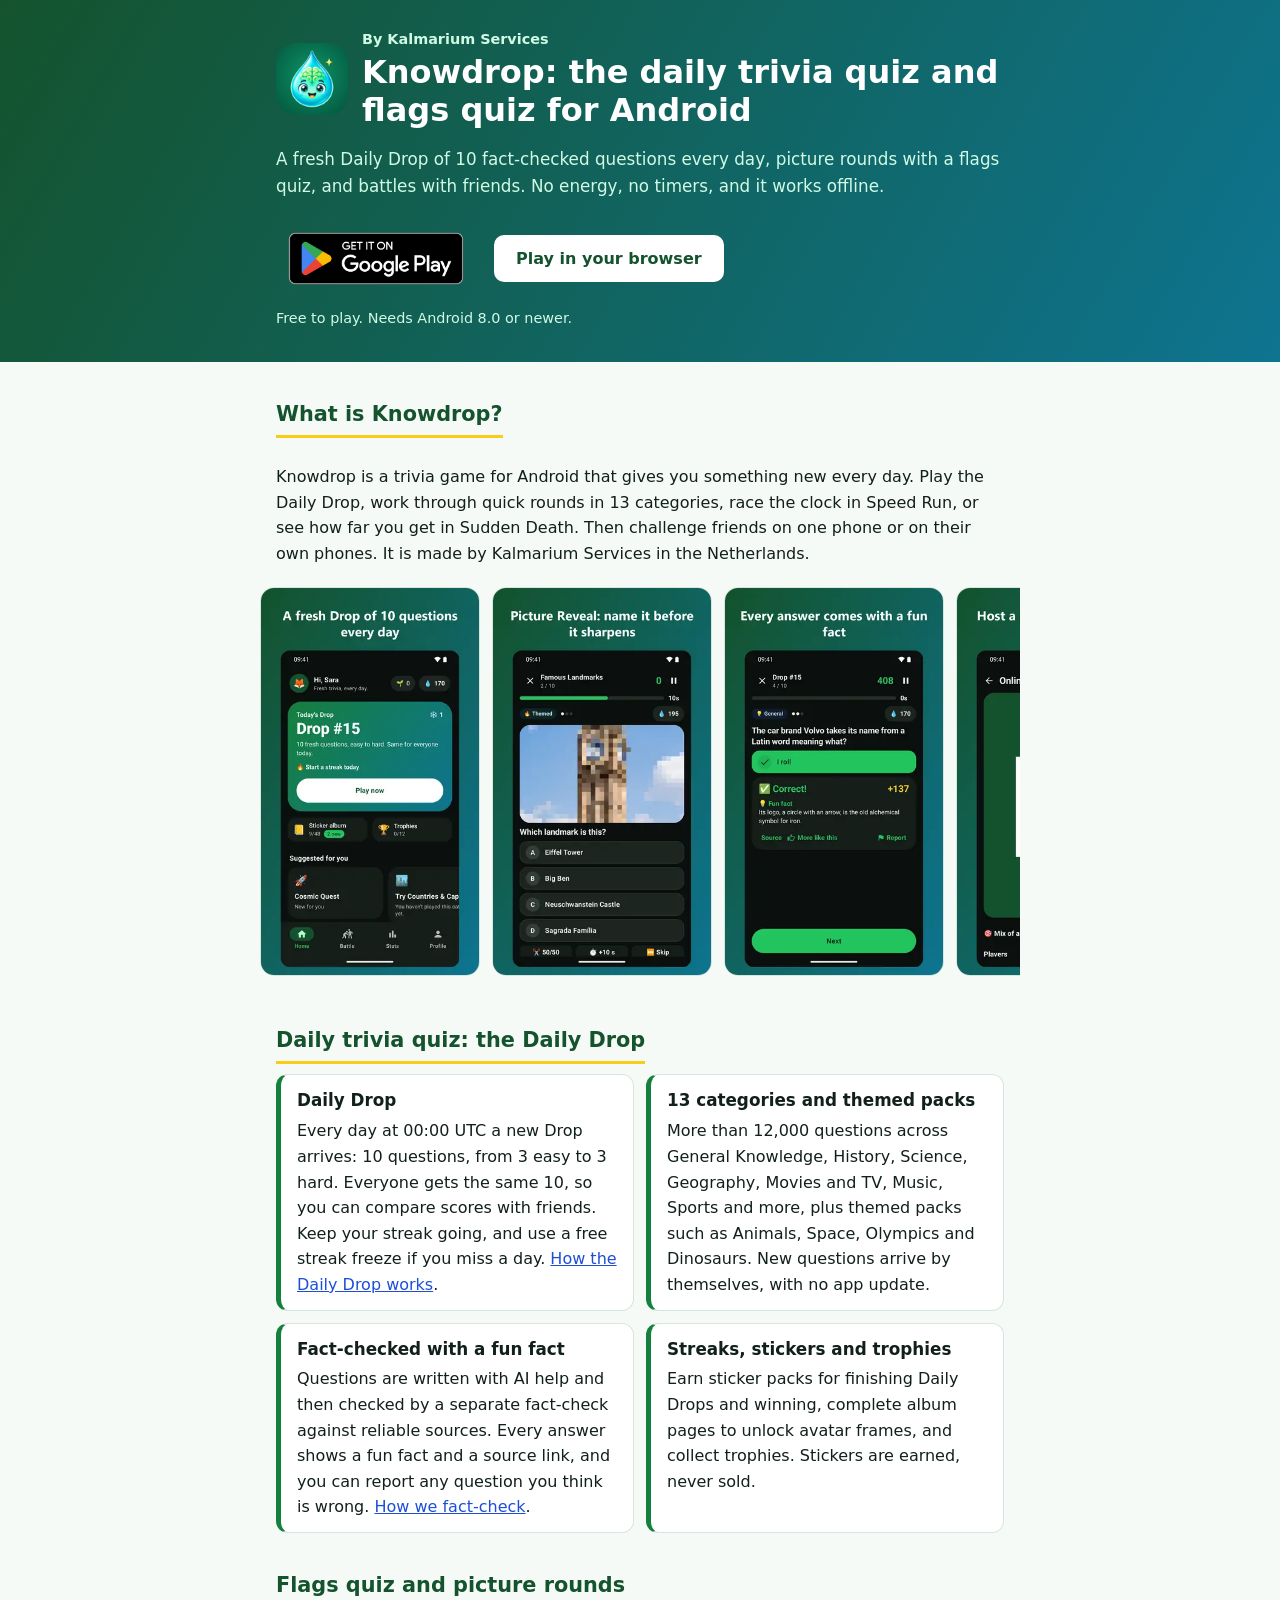
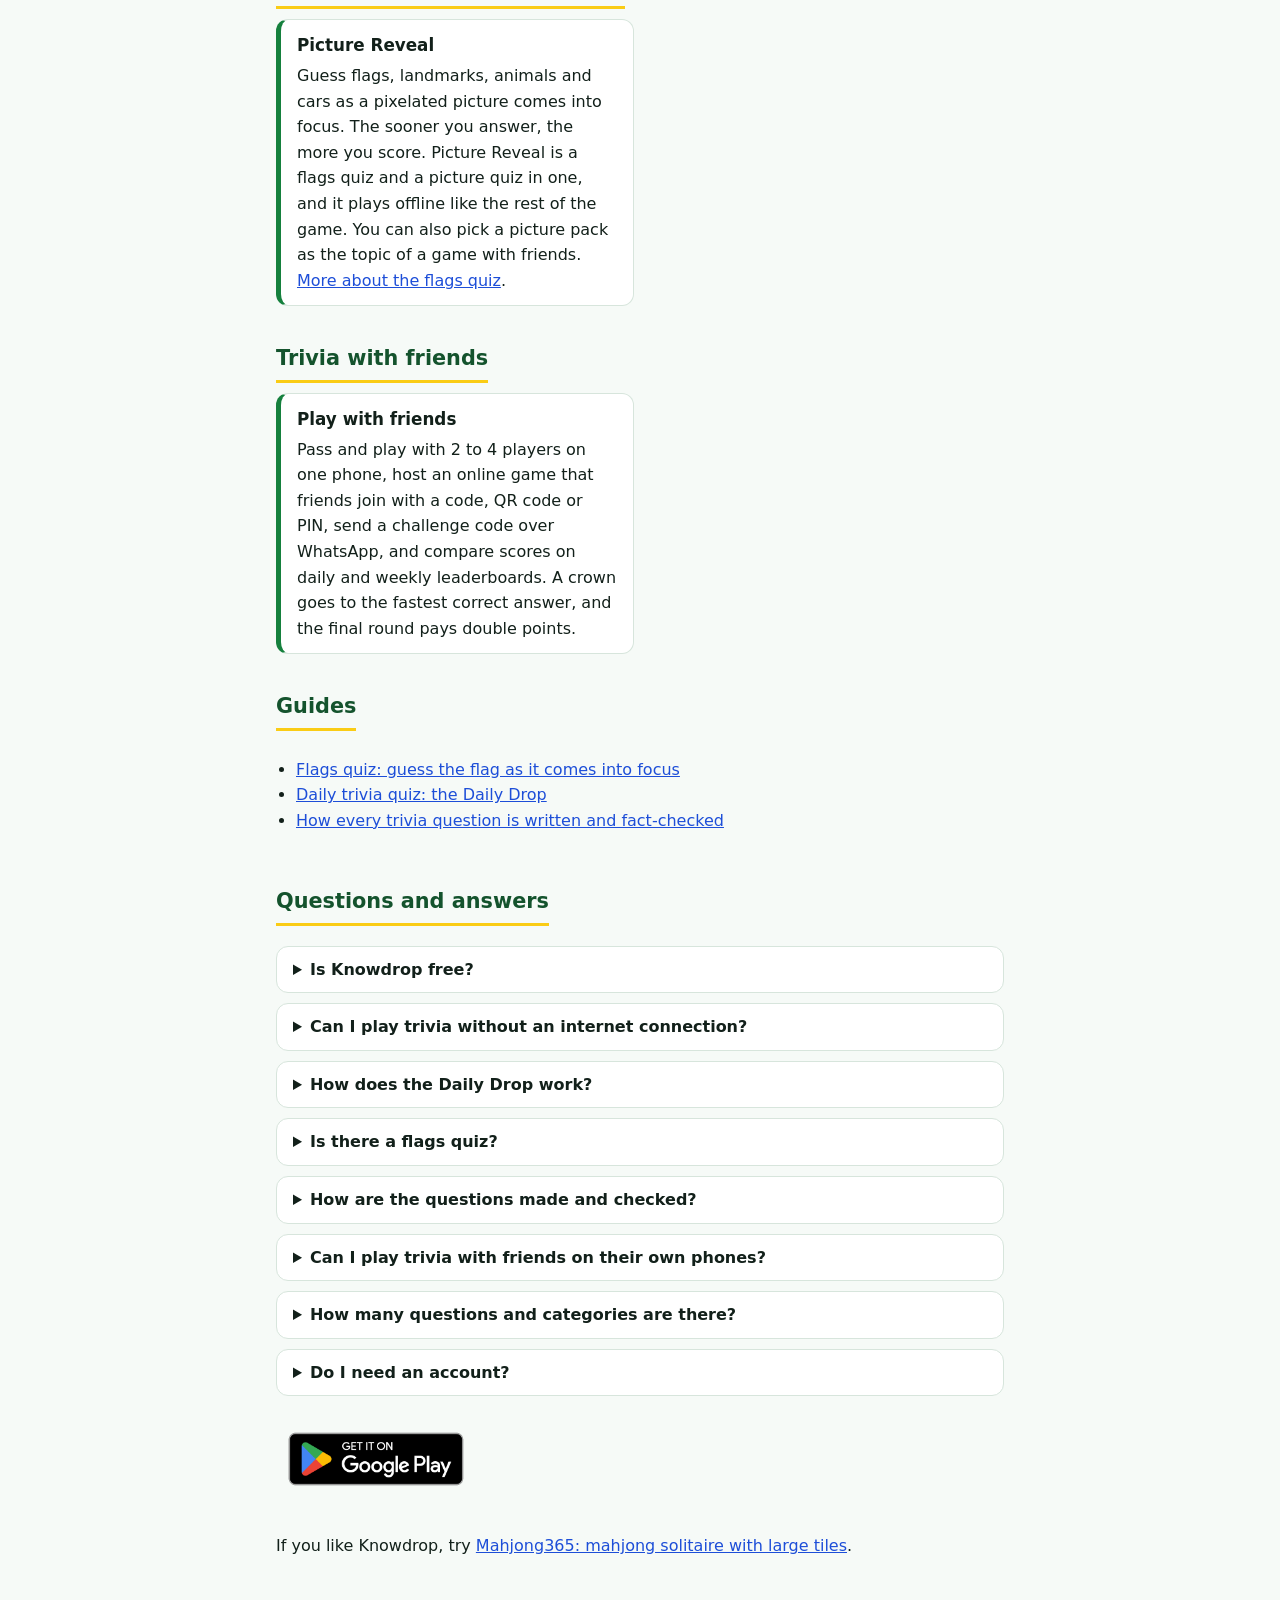
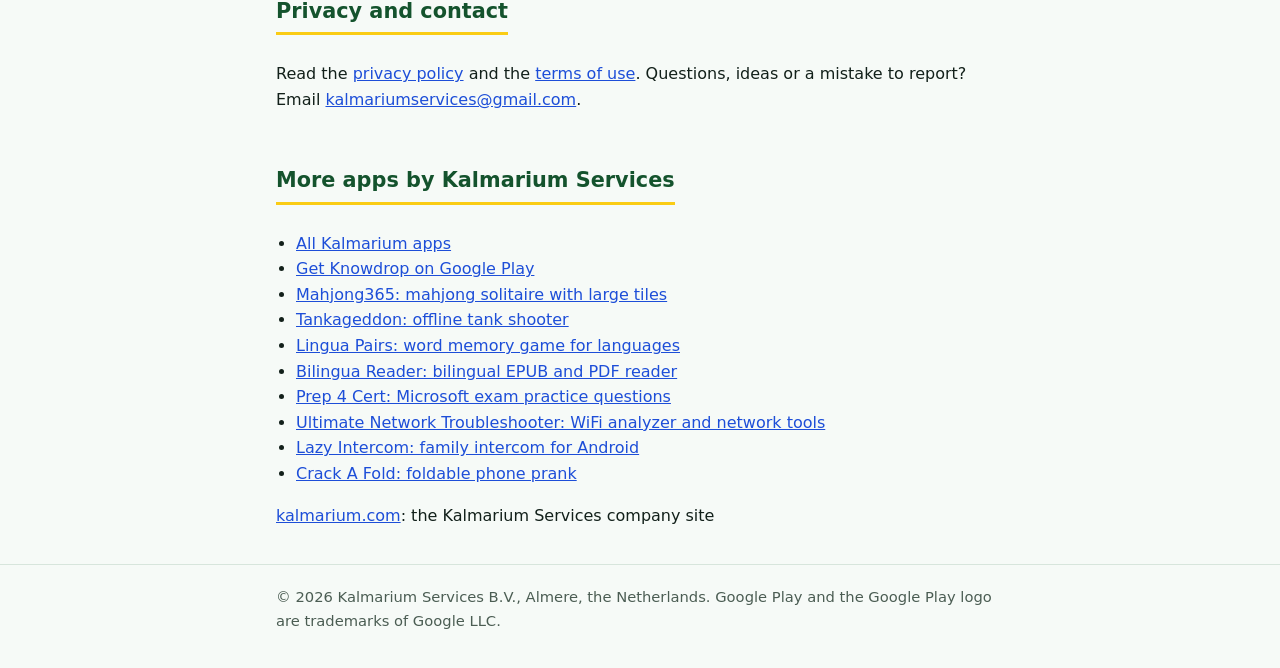
<file: index.html>
<!doctype html>
<html lang="en">
<head>
<meta charset="utf-8">
<meta name="viewport" content="width=device-width, initial-scale=1">
<title>Knowdrop: Daily Trivia Quiz, Flags Quiz and Friend Battles</title>
<meta name="description" content="Knowdrop is a daily trivia quiz for Android: 10 fact-checked questions every day, a flags quiz, 13 categories and battles with friends. Plays offline.">
<link rel="canonical" href="https://knowdrop.kalmarium.com/">
<link rel="icon" type="image/png" href="img/icon.png">
<link rel="apple-touch-icon" href="img/apple-touch-icon.png">
<meta name="theme-color" content="#14532d">
<meta property="og:type" content="website">
<meta property="og:site_name" content="Knowdrop">
<meta property="og:title" content="Knowdrop: Daily Trivia Quiz, Flags Quiz and Friend Battles">
<meta property="og:description" content="Knowdrop is a daily trivia quiz for Android: 10 fact-checked questions every day, a flags quiz, 13 categories and battles with friends. Plays offline.">
<meta property="og:url" content="https://knowdrop.kalmarium.com/">
<meta property="og:image" content="https://knowdrop.kalmarium.com/img/og.jpg">
<meta property="og:image:width" content="1200">
<meta property="og:image:height" content="630">
<meta property="og:image:alt" content="Knowdrop, fresh trivia every day, with the water drop mascot">
<meta name="twitter:card" content="summary_large_image">
<meta name="twitter:title" content="Knowdrop: Daily Trivia Quiz, Flags Quiz and Friend Battles">
<meta name="twitter:description" content="Knowdrop is a daily trivia quiz for Android: 10 fact-checked questions every day, a flags quiz, 13 categories and battles with friends. Plays offline.">
<meta name="twitter:image" content="https://knowdrop.kalmarium.com/img/og.jpg">
<style>
  :root { --bg:#f6faf7; --text:#12201a; --muted:#4b5d53; --card:#ffffff; --line:#d7e5dc; --brand:#14532d; --brand-2:#15803d; --link:#1d4ed8; --accent:#facc15; }
  @media (prefers-color-scheme: dark) {
    :root { --bg:#0b0f0d; --text:#e8efea; --muted:#a3b8ab; --card:#121a16; --line:#22322a; --brand:#22c55e; --brand-2:#16a34a; --link:#60a5fa; }
  }
  * { box-sizing: border-box; }
  body { margin:0; background:var(--bg); color:var(--text); font:16px/1.6 system-ui,-apple-system,"Segoe UI",Roboto,sans-serif; }
  .wrap { max-width:760px; margin:0 auto; padding:0 16px; }
  header { background:linear-gradient(120deg,#14532d,#0e7490); color:#fff; padding:28px 0 32px; }
  .brand { display:flex; align-items:center; gap:14px; }
  .brand img { border-radius:20px; flex:none; }
  header h1 { margin:0; font-size:1.55rem; line-height:1.2; }
  header .lead { color:#d1fae5; margin:16px 0 20px; font-size:1.05rem; }
  .play-badge { display:inline-block; line-height:0; border-radius:8px; }
  .hero-cta { display:flex; flex-wrap:wrap; align-items:center; gap:12px 18px; }
  .btn { display:inline-block; background:#fff; color:#14532d; font-weight:700; text-decoration:none; padding:14px 22px; border-radius:10px; line-height:1.2; }
  .btn:hover { background:#d1fae5; }
  .cta-bottom { margin:24px 0 0; }
  .guides ul { padding-left:20px; }
  .play-badge:focus-visible, .btn:focus-visible, a:focus-visible, .shots:focus-visible { outline:3px solid var(--accent); outline-offset:2px; }
  .note { font-size:.9rem; margin:10px 0 0; color:#d1fae5; }
  h2 { color:var(--brand); font-size:1.3rem; margin:36px 0 10px; padding-bottom:4px; border-bottom:3px solid var(--accent); display:inline-block; }
  h3 { font-size:1.05rem; margin:0 0 4px; }
  a { color:var(--link); }
  .shots { display:flex; gap:12px; overflow-x:auto; scroll-snap-type:x mandatory; padding:4px 16px 12px; margin:12px -16px 0; }
  .shots img { scroll-snap-align:start; flex:none; width:200px; height:auto; border-radius:14px; border:1px solid var(--line); }
  .grid { display:grid; gap:12px; grid-template-columns:1fr; }
  .card { background:var(--card); border:1px solid var(--line); border-left:5px solid var(--brand-2); border-radius:12px; padding:12px 16px; }
  .card p { margin:0; }
  details { background:var(--card); border:1px solid var(--line); border-radius:12px; padding:10px 16px; margin:10px 0; }
  summary { cursor:pointer; font-weight:600; }
  details p { margin:8px 0 2px; }
  .more ul { padding-left:20px; }
  footer { border-top:1px solid var(--line); margin-top:36px; padding:20px 0 36px; color:var(--muted); font-size:.92rem; }
  @media (min-width:640px) { .grid { grid-template-columns:1fr 1fr; } header h1 { font-size:2rem; } .shots img { width:220px; } }
  .byline { display:block; color:#d1fae5; font-size:.9rem; font-weight:600; text-decoration:none; margin-bottom:2px; }
  .byline:hover { text-decoration:underline; }
  .related-app { margin:28px 0 0; }
</style>
<script type="application/ld+json">
{
 "@context": "https://schema.org",
 "@graph": [
  {
   "@type": "MobileApplication",
   "@id": "https://knowdrop.kalmarium.com/#app",
   "name": "Knowdrop",
   "alternateName": "Knowdrop: Daily Trivia Quiz",
   "description": "Daily trivia quiz for Android with a fresh Daily Drop of 10 fact-checked questions, a flags quiz, picture rounds, themed packs and battles with friends. Works offline.",
   "operatingSystem": "Android",
   "applicationCategory": "GameApplication",
   "applicationSubCategory": "Trivia",
   "genre": "Trivia",
   "inLanguage": "en",
   "url": "https://knowdrop.kalmarium.com/",
   "installUrl": "https://play.google.com/store/apps/details?id=com.kalmarium.quizdrop&referrer=utm_source%3Dwebsite%26utm_medium%3Dhero",
   "downloadUrl": "https://play.google.com/store/apps/details?id=com.kalmarium.quizdrop&referrer=utm_source%3Dwebsite%26utm_medium%3Dfooter",
   "image": "https://knowdrop.kalmarium.com/img/og.jpg",
   "screenshot": [
    "https://knowdrop.kalmarium.com/img/daily-drop.webp",
    "https://knowdrop.kalmarium.com/img/picture-reveal.webp",
    "https://knowdrop.kalmarium.com/img/party.webp"
   ],
   "offers": {
    "@type": "Offer",
    "price": "0",
    "priceCurrency": "USD",
    "availability": "https://schema.org/InStock"
   },
   "publisher": {
    "@id": "https://apps.kalmarium.com/#org"
   }
  },
  {
   "@type": "FAQPage",
   "mainEntity": [
    {
     "@type": "Question",
     "name": "Is Knowdrop free?",
     "acceptedAnswer": {
      "@type": "Answer",
      "text": "Yes, Knowdrop is free to play. There are no lives, no energy and no waiting timers. Free players see a small banner ad on menu and result screens, never during a question or a match and not in the first 3 days. Optional purchases (Remove ads forever, or the Plus subscription) turn ads off."
     }
    },
    {
     "@type": "Question",
     "name": "Can I play trivia without an internet connection?",
     "acceptedAnswer": {
      "@type": "Answer",
      "text": "Yes. The whole game works offline, so you can play on a plane or a train. Online features such as friends, leaderboards and live parties need a connection."
     }
    },
    {
     "@type": "Question",
     "name": "How does the Daily Drop work?",
     "acceptedAnswer": {
      "@type": "Answer",
      "text": "Every day at 00:00 UTC a new Daily Drop arrives: 10 questions, from 3 easy to 3 hard. Everyone gets the same 10, so you can compare scores with friends. You keep a streak, and one free streak freeze per week covers a missed day."
     }
    },
    {
     "@type": "Question",
     "name": "Is there a flags quiz?",
     "acceptedAnswer": {
      "@type": "Answer",
      "text": "Yes. Picture Reveal shows a pixelated picture that comes into focus: guess flags, landmarks, animals and cars. The sooner you answer, the more you score."
     }
    },
    {
     "@type": "Question",
     "name": "How are the questions made and checked?",
     "acceptedAnswer": {
      "@type": "Answer",
      "text": "Questions are written with the help of AI and then checked by a separate, independent fact-check against reliable sources. After each answer you see a fun fact and a source link. If you spot a mistake, tap Report on the question and we will look at it."
     }
    },
    {
     "@type": "Question",
     "name": "Can I play trivia with friends on their own phones?",
     "acceptedAnswer": {
      "@type": "Answer",
      "text": "Yes. Host an online game and friends join from their own phones with a room code, a QR code, a PIN or an open game. You can also play pass and play with 2 to 4 players on one phone."
     }
    },
    {
     "@type": "Question",
     "name": "How many questions and categories are there?",
     "acceptedAnswer": {
      "@type": "Answer",
      "text": "More than 12,000 questions in 13 categories, plus 12 themed packs. A round has 10 questions and questions do not repeat for 90 days."
     }
    },
    {
     "@type": "Question",
     "name": "Do I need an account?",
     "acceptedAnswer": {
      "@type": "Answer",
      "text": "No account is needed to play. If you pick a nickname and an avatar, the app creates a simple online account for friends and leaderboards, without an email address or a password. You can delete it in the app at any time."
     }
    }
   ]
  },
  {
   "@type": "Organization",
   "@id": "https://apps.kalmarium.com/#org",
   "name": "Kalmarium Services",
   "legalName": "Kalmarium Services B.V.",
   "alternateName": [
    "Kalmarium",
    "Kalmarium Apps"
   ],
   "url": "https://apps.kalmarium.com/",
   "logo": "https://apps.kalmarium.com/brand/dev-icon-512.png",
   "email": "kalmariumservices@gmail.com",
   "sameAs": [
    "https://play.google.com/store/apps/developer?id=Kalmarium+Services",
    "https://www.youtube.com/@kalmariumservices",
    "https://kalmarium.com"
   ]
  },
  {
   "@type": "WebSite",
   "@id": "https://knowdrop.kalmarium.com/#website",
   "name": "Knowdrop",
   "url": "https://knowdrop.kalmarium.com/",
   "publisher": {
    "@id": "https://apps.kalmarium.com/#org"
   }
  }
 ]
}
</script>
<script defer src="https://overwatch.kalmarium.com/h.js" data-app="knowdrop"></script>
</head>
<body>
<header>
  <div class="wrap">
    <div class="brand">
      <img src="img/icon.png" width="72" height="72" alt="Knowdrop app icon: a smiling water drop with a green brain">
      <div>
        <a class="byline" href="https://apps.kalmarium.com/?utm_source=knowdrop&amp;utm_medium=byline">By Kalmarium Services</a>
        <h1>Knowdrop: the daily trivia quiz and flags quiz for Android</h1>
      </div>
    </div>
    <p class="lead">A fresh Daily Drop of 10 fact-checked questions every day, picture rounds with a flags quiz, and battles with friends. No energy, no timers, and it works offline.</p>
    <div class="hero-cta">
      <a class="play-badge" href="https://play.google.com/store/apps/details?id=com.kalmarium.quizdrop&amp;referrer=utm_source%3Dwebsite%26utm_medium%3Dhero" aria-label="Get it on Google Play: Knowdrop" rel="noopener"><img src="img/google-play-badge.png" alt="Get it on Google Play" width="646" height="250" style="width:200px;height:auto"></a>
      <a class="btn" href="/game/">Play in your browser</a>
    </div>
    <p class="note">Free to play. Needs Android 8.0 or newer.</p>
  </div>
</header>
<main class="wrap">
  <h2>What is Knowdrop?</h2>
  <p>Knowdrop is a trivia game for Android that gives you something new every day. Play the Daily Drop, work through quick rounds in 13 categories, race the clock in Speed Run, or see how far you get in Sudden Death. Then challenge friends on one phone or on their own phones. It is made by Kalmarium Services in the Netherlands.</p>
  <div class="shots" tabindex="0" role="group" aria-label="Knowdrop screenshots">
    <img src="img/daily-drop.webp" width="360" height="640" loading="lazy" alt="Knowdrop home screen showing Drop number 15, a Play now button, a sticker album and suggested topics">
    <img src="img/picture-reveal.webp" width="360" height="640" loading="lazy" alt="Picture Reveal question: a pixelated landmark with four answer options and a countdown">
    <img src="img/fun-fact.webp" width="360" height="640" loading="lazy" alt="A correct answer in Knowdrop with the score and a fun fact with a source link">
    <img src="img/party.webp" width="360" height="640" loading="lazy" alt="Hosting an online game with a room code, a PIN and a QR code for friends to join">
    <img src="img/categories.webp" width="360" height="640" loading="lazy" alt="The category list with General, History, Science, Geography, Movies and TV, Music and more">
    <img src="img/stickers.webp" width="360" height="640" loading="lazy" alt="The sticker album with ancient wonders and wild animals to collect">
  </div>

  <h2>Daily trivia quiz: the Daily Drop</h2>
  <div class="grid">
    <div class="card"><h3>Daily Drop</h3><p>Every day at 00:00 UTC a new Drop arrives: 10 questions, from 3 easy to 3 hard. Everyone gets the same 10, so you can compare scores with friends. Keep your streak going, and use a free streak freeze if you miss a day. <a href="daily-trivia.html">How the Daily Drop works</a>.</p></div>
    <div class="card"><h3>13 categories and themed packs</h3><p>More than 12,000 questions across General Knowledge, History, Science, Geography, Movies and TV, Music, Sports and more, plus themed packs such as Animals, Space, Olympics and Dinosaurs. New questions arrive by themselves, with no app update.</p></div>
    <div class="card"><h3>Fact-checked with a fun fact</h3><p>Questions are written with AI help and then checked by a separate fact-check against reliable sources. Every answer shows a fun fact and a source link, and you can report any question you think is wrong. <a href="how-we-fact-check.html">How we fact-check</a>.</p></div>
    <div class="card"><h3>Streaks, stickers and trophies</h3><p>Earn sticker packs for finishing Daily Drops and winning, complete album pages to unlock avatar frames, and collect trophies. Stickers are earned, never sold.</p></div>
  </div>

  <h2>Flags quiz and picture rounds</h2>
  <div class="grid">
    <div class="card"><h3>Picture Reveal</h3><p>Guess flags, landmarks, animals and cars as a pixelated picture comes into focus. The sooner you answer, the more you score. Picture Reveal is a flags quiz and a picture quiz in one, and it plays offline like the rest of the game. You can also pick a picture pack as the topic of a game with friends. <a href="flags-quiz.html">More about the flags quiz</a>.</p></div>
  </div>

  <h2>Trivia with friends</h2>
  <div class="grid">
    <div class="card"><h3>Play with friends</h3><p>Pass and play with 2 to 4 players on one phone, host an online game that friends join with a code, QR code or PIN, send a challenge code over WhatsApp, and compare scores on daily and weekly leaderboards. A crown goes to the fastest correct answer, and the final round pays double points.</p></div>
  </div>

  <section class="guides" aria-labelledby="guides-h">
  <h2 id="guides-h">Guides</h2>
  <ul>
    <li><a href="flags-quiz.html">Flags quiz: guess the flag as it comes into focus</a></li>
    <li><a href="daily-trivia.html">Daily trivia quiz: the Daily Drop</a></li>
    <li><a href="how-we-fact-check.html">How every trivia question is written and fact-checked</a></li>
  </ul>
  </section>

  <h2>Questions and answers</h2>
  <details><summary>Is Knowdrop free?</summary><p>Yes, Knowdrop is free to play. There are no lives, no energy and no waiting timers. Free players see a small banner ad on menu and result screens, never during a question or a match and not in the first 3 days. Optional purchases (Remove ads forever, or the Plus subscription) turn ads off.</p></details>
  <details><summary>Can I play trivia without an internet connection?</summary><p>Yes. The whole game works offline, so you can play on a plane or a train. Online features such as friends, leaderboards and live parties need a connection.</p></details>
  <details><summary>How does the Daily Drop work?</summary><p>Every day at 00:00 UTC a new Daily Drop arrives: 10 questions, from 3 easy to 3 hard. Everyone gets the same 10, so you can compare scores with friends. You keep a streak, and one free streak freeze per week covers a missed day.</p></details>
  <details><summary>Is there a flags quiz?</summary><p>Yes. Picture Reveal shows a pixelated picture that comes into focus: guess flags, landmarks, animals and cars. The sooner you answer, the more you score.</p></details>
  <details><summary>How are the questions made and checked?</summary><p>Questions are written with the help of AI and then checked by a separate, independent fact-check against reliable sources. After each answer you see a fun fact and a source link. If you spot a mistake, tap Report on the question and we will look at it.</p></details>
  <details><summary>Can I play trivia with friends on their own phones?</summary><p>Yes. Host an online game and friends join from their own phones with a room code, a QR code, a PIN or an open game. You can also play pass and play with 2 to 4 players on one phone.</p></details>
  <details><summary>How many questions and categories are there?</summary><p>More than 12,000 questions in 13 categories, plus 12 themed packs. A round has 10 questions and questions do not repeat for 90 days.</p></details>
  <details><summary>Do I need an account?</summary><p>No account is needed to play. If you pick a nickname and an avatar, the app creates a simple online account for friends and leaderboards, without an email address or a password. You can delete it in the app at any time.</p></details>
  <p class="cta-bottom"><a class="play-badge" href="https://play.google.com/store/apps/details?id=com.kalmarium.quizdrop&amp;referrer=utm_source%3Dwebsite%26utm_medium%3Dbottom" aria-label="Get it on Google Play: Knowdrop" rel="noopener"><img src="img/google-play-badge.png" alt="Get it on Google Play" width="646" height="250" style="width:200px;height:auto" loading="lazy"></a></p>

  <p class="related-app">If you like Knowdrop, try <a href="https://mahjong365.kalmarium.com/?utm_source=knowdrop&amp;utm_medium=related">Mahjong365: mahjong solitaire with large tiles</a>.</p>

  <h2>Privacy and contact</h2>
  <p>Read the <a href="privacy-policy.html">privacy policy</a> and the <a href="terms.html">terms of use</a>. Questions, ideas or a mistake to report? Email <a href="mailto:kalmariumservices@gmail.com">kalmariumservices@gmail.com</a>.</p>
  <section class="more" aria-labelledby="more-h">
  <h2 id="more-h">More apps by Kalmarium Services</h2>
  <ul>
    <li><a href="https://apps.kalmarium.com/?utm_source=knowdrop&amp;utm_medium=footer">All Kalmarium apps</a></li>
    <li><a href="https://play.google.com/store/apps/details?id=com.kalmarium.quizdrop&amp;referrer=utm_source%3Dwebsite%26utm_medium%3Dfooter" rel="noopener">Get Knowdrop on Google Play</a></li>
    <li><a href="https://mahjong365.kalmarium.com/?utm_source=knowdrop&amp;utm_medium=footer&amp;utm_campaign=sister">Mahjong365: mahjong solitaire with large tiles</a></li>
    <li><a href="https://tankageddon.kalmarium.com/?utm_source=knowdrop&amp;utm_medium=footer&amp;utm_campaign=sister">Tankageddon: offline tank shooter</a></li>
    <li><a href="https://lingua.kalmarium.com/?utm_source=knowdrop&amp;utm_medium=footer&amp;utm_campaign=sister">Lingua Pairs: word memory game for languages</a></li>
    <li><a href="https://bilingua.kalmarium.com/?utm_source=knowdrop&amp;utm_medium=footer&amp;utm_campaign=sister">Bilingua Reader: bilingual EPUB and PDF reader</a></li>
    <li><a href="https://prep4cert.kalmarium.com/?utm_source=knowdrop&amp;utm_medium=footer&amp;utm_campaign=sister">Prep 4 Cert: Microsoft exam practice questions</a></li>
    <li><a href="https://netcheck.kalmarium.com/?utm_source=knowdrop&amp;utm_medium=footer&amp;utm_campaign=sister">Ultimate Network Troubleshooter: WiFi analyzer and network tools</a></li>
    <li><a href="https://intercom.kalmarium.com/?utm_source=knowdrop&amp;utm_medium=footer&amp;utm_campaign=sister">Lazy Intercom: family intercom for Android</a></li>
    <li><a href="https://crackafold.kalmarium.com/?utm_source=knowdrop&amp;utm_medium=footer&amp;utm_campaign=sister">Crack A Fold: foldable phone prank</a></li>
  </ul>
  <p><a href="https://kalmarium.com">kalmarium.com</a>: the Kalmarium Services company site</p>
</section>
</main>
<footer>
  <div class="wrap">&copy; 2026 Kalmarium Services B.V., Almere, the Netherlands. Google Play and the Google Play logo are trademarks of Google LLC.</div>
</footer>
</body>
</html>
</file>
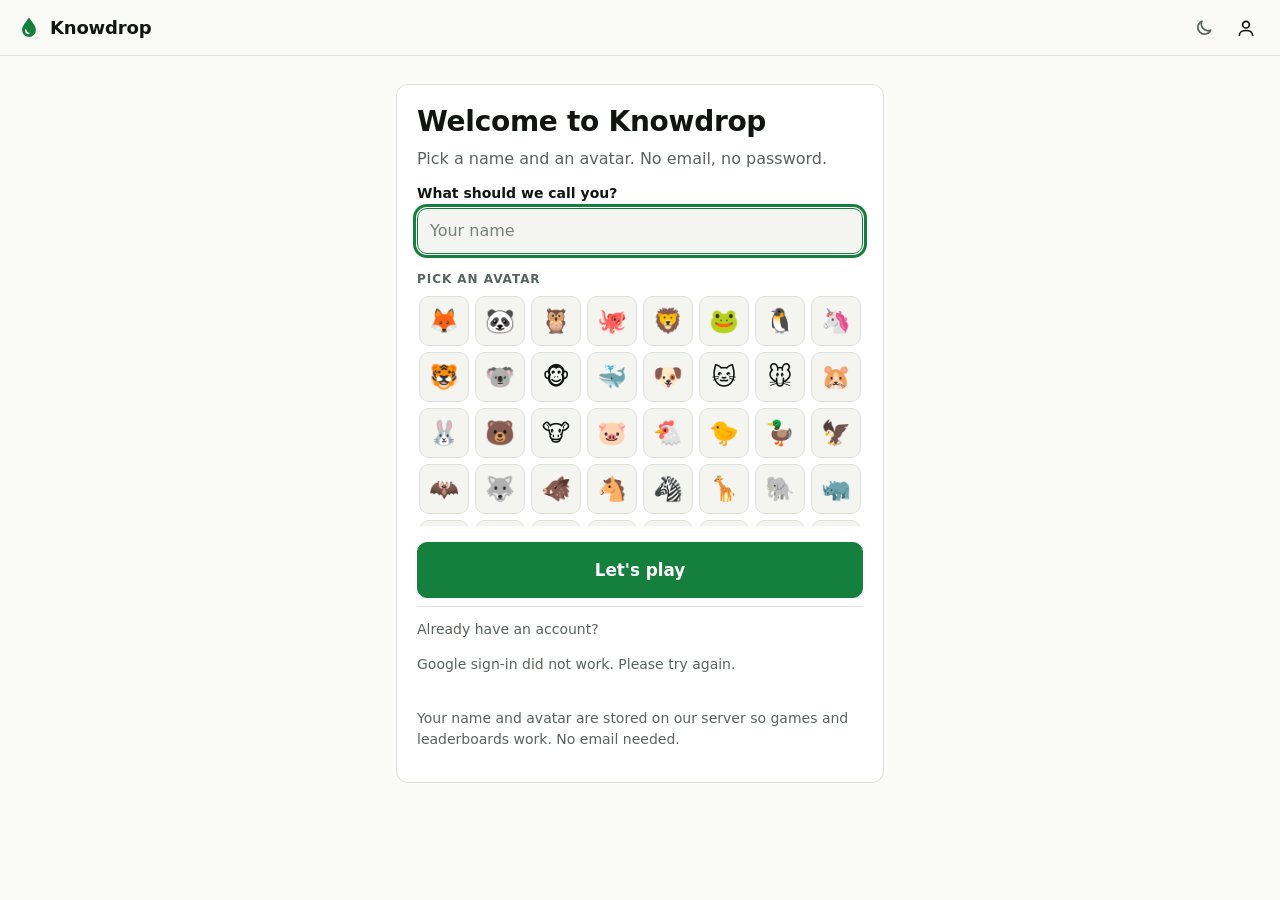
<file: game/index.html>
<!doctype html>
<html lang="en">
  <head>
    <meta charset="UTF-8" />
    <meta name="viewport" content="width=device-width, initial-scale=1, viewport-fit=cover" />
    <meta name="color-scheme" content="dark light" />
    <meta name="description" content="Knowdrop: fresh trivia, live battles with friends, and your own quiz nights." />
    <title>Knowdrop</title>
    <link rel="icon" type="image/svg+xml" href="/game/favicon.svg" />
    <script>
      // Apply the saved theme before the first paint (no flash).
      (function () {
        try {
          var s = JSON.parse(localStorage.getItem('kd.settings') || '{}');
          var t = s.theme === 'light' || s.theme === 'dark' ? s.theme : '';
          if (t) document.documentElement.setAttribute('data-theme', t);
        } catch (e) {}
      })();
    </script>
    <script type="module" crossorigin src="/game/assets/index-2VNvwiU3.js"></script>
    <link rel="stylesheet" crossorigin href="/game/assets/index-v8AhMyoK.css">
  </head>
  <body>
    <div id="root"></div>
  </body>
</html>
</file>
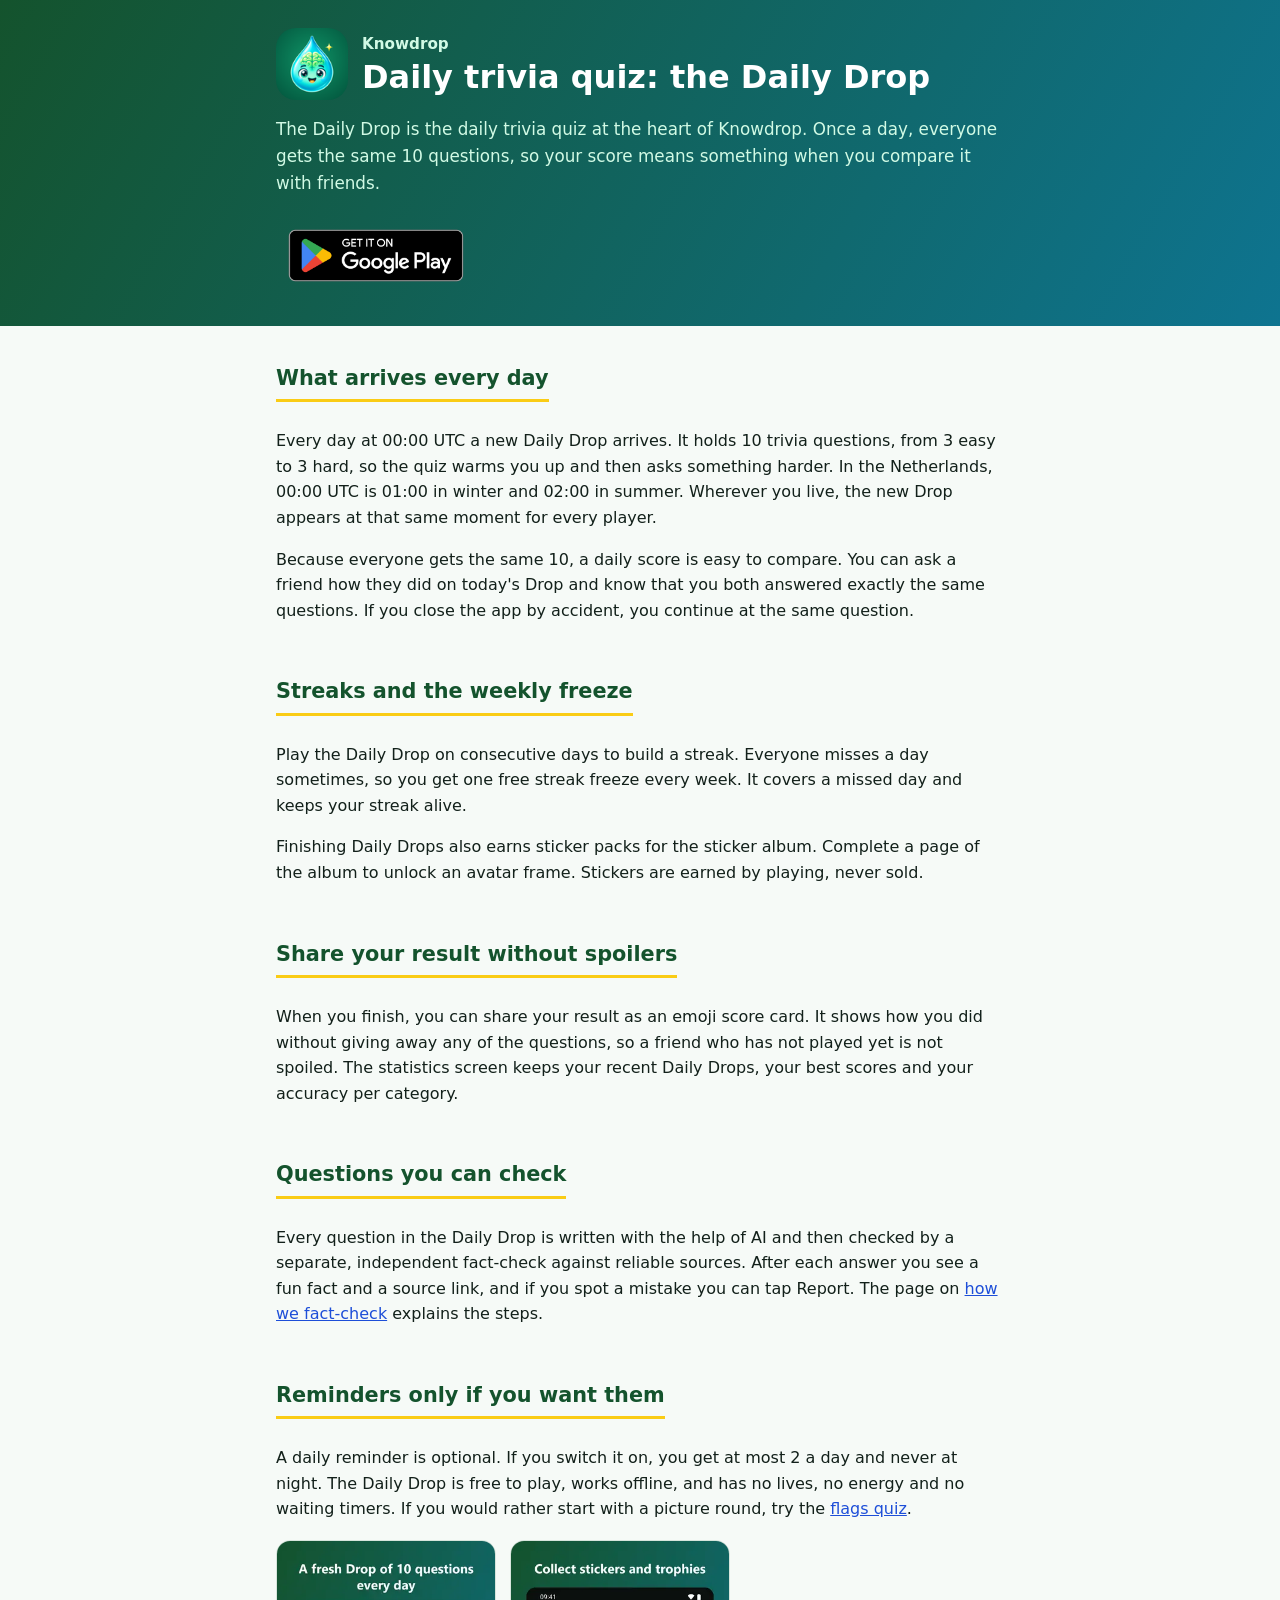
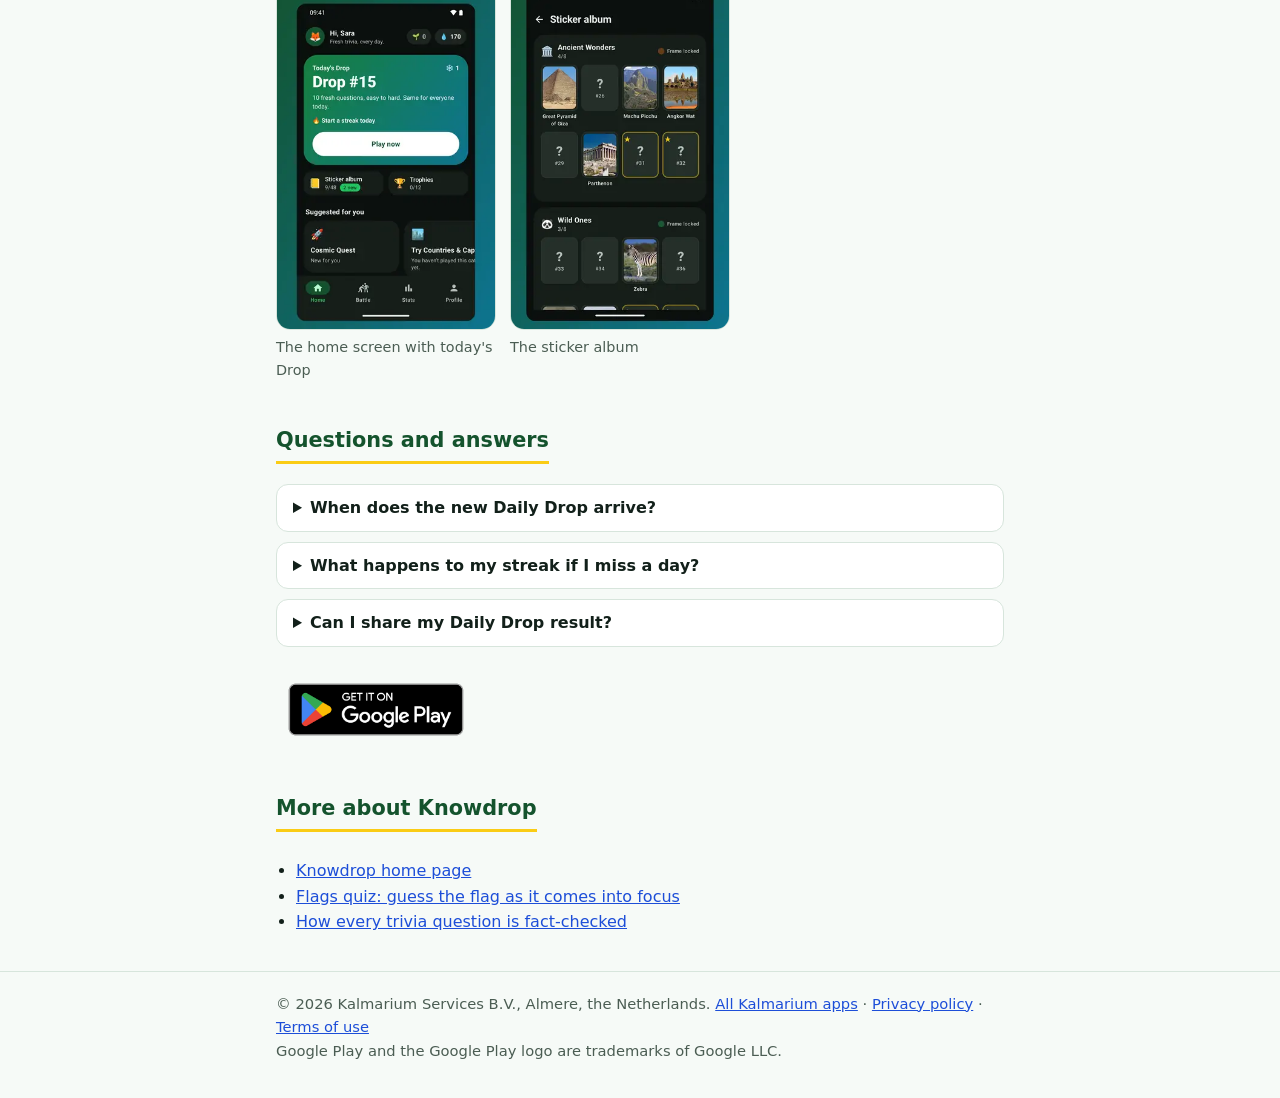
<file: daily-trivia.html>
<!doctype html>
<html lang="en">
<head>
<meta charset="utf-8">
<meta name="viewport" content="width=device-width, initial-scale=1">
<title>Daily Trivia Quiz: 10 Fresh Questions Every Day, Knowdrop</title>
<meta name="description" content="The Knowdrop Daily Drop is a daily trivia quiz: the same 10 questions for everyone at 00:00 UTC, 3 easy to 3 hard, with a streak and one weekly freeze.">
<link rel="canonical" href="https://knowdrop.kalmarium.com/daily-trivia.html">
<link rel="icon" type="image/png" href="img/icon.png">
<link rel="apple-touch-icon" href="img/apple-touch-icon.png">
<meta name="theme-color" content="#14532d">
<meta property="og:type" content="website">
<meta property="og:site_name" content="Knowdrop">
<meta property="og:title" content="Daily Trivia Quiz: 10 Fresh Questions Every Day, Knowdrop">
<meta property="og:description" content="The Knowdrop Daily Drop is a daily trivia quiz: the same 10 questions for everyone at 00:00 UTC, 3 easy to 3 hard, with a streak and one weekly freeze.">
<meta property="og:url" content="https://knowdrop.kalmarium.com/daily-trivia.html">
<meta property="og:image" content="https://knowdrop.kalmarium.com/img/og.jpg">
<meta property="og:image:width" content="1200">
<meta property="og:image:height" content="630">
<meta property="og:image:alt" content="Knowdrop, fresh trivia every day, with the water drop mascot">
<meta name="twitter:card" content="summary_large_image">
<meta name="twitter:title" content="Daily Trivia Quiz: 10 Fresh Questions Every Day, Knowdrop">
<meta name="twitter:description" content="The Knowdrop Daily Drop is a daily trivia quiz: the same 10 questions for everyone at 00:00 UTC, 3 easy to 3 hard, with a streak and one weekly freeze.">
<meta name="twitter:image" content="https://knowdrop.kalmarium.com/img/og.jpg">
<style>
  :root { --bg:#f6faf7; --text:#12201a; --muted:#4b5d53; --card:#ffffff; --line:#d7e5dc; --brand:#14532d; --brand-2:#15803d; --link:#1d4ed8; --accent:#facc15; }
  @media (prefers-color-scheme: dark) {
    :root { --bg:#0b0f0d; --text:#e8efea; --muted:#a3b8ab; --card:#121a16; --line:#22322a; --brand:#22c55e; --brand-2:#16a34a; --link:#60a5fa; }
  }
  * { box-sizing: border-box; }
  body { margin:0; background:var(--bg); color:var(--text); font:16px/1.6 system-ui,-apple-system,"Segoe UI",Roboto,sans-serif; }
  .wrap { max-width:760px; margin:0 auto; padding:0 16px; }
  header { background:linear-gradient(120deg,#14532d,#0e7490); color:#fff; padding:28px 0 32px; }
  .brand { display:flex; align-items:center; gap:14px; }
  .brand img { border-radius:20px; flex:none; }
  header h1 { margin:0; font-size:1.55rem; line-height:1.2; }
  header .lead { color:#d1fae5; margin:16px 0 20px; font-size:1.05rem; }
  .play-badge { display:inline-block; line-height:0; border-radius:8px; }
  .hero-cta { display:flex; flex-wrap:wrap; align-items:center; gap:12px 18px; }
  .btn { display:inline-block; background:#fff; color:#14532d; font-weight:700; text-decoration:none; padding:14px 22px; border-radius:10px; line-height:1.2; }
  .btn:hover { background:#d1fae5; }
  .cta-bottom { margin:24px 0 0; }
  .guides ul { padding-left:20px; }
  .play-badge:focus-visible, .btn:focus-visible, a:focus-visible, .shots:focus-visible { outline:3px solid var(--accent); outline-offset:2px; }
  .note { font-size:.9rem; margin:10px 0 0; color:#d1fae5; }
  h2 { color:var(--brand); font-size:1.3rem; margin:36px 0 10px; padding-bottom:4px; border-bottom:3px solid var(--accent); display:inline-block; }
  h3 { font-size:1.05rem; margin:0 0 4px; }
  a { color:var(--link); }
  .shots { display:flex; gap:12px; overflow-x:auto; scroll-snap-type:x mandatory; padding:4px 16px 12px; margin:12px -16px 0; }
  .shots img { scroll-snap-align:start; flex:none; width:200px; height:auto; border-radius:14px; border:1px solid var(--line); }
  .grid { display:grid; gap:12px; grid-template-columns:1fr; }
  .card { background:var(--card); border:1px solid var(--line); border-left:5px solid var(--brand-2); border-radius:12px; padding:12px 16px; }
  .card p { margin:0; }
  details { background:var(--card); border:1px solid var(--line); border-radius:12px; padding:10px 16px; margin:10px 0; }
  summary { cursor:pointer; font-weight:600; }
  details p { margin:8px 0 2px; }
  .more ul { padding-left:20px; }
  footer { border-top:1px solid var(--line); margin-top:36px; padding:20px 0 36px; color:var(--muted); font-size:.92rem; }
  @media (min-width:640px) { .grid { grid-template-columns:1fr 1fr; } header h1 { font-size:2rem; } .shots img { width:220px; } }
  .crumb { color:#d1fae5; font-size:.95rem; font-weight:600; text-decoration:none; display:inline-block; margin-bottom:2px; }
  .crumb:hover { text-decoration:underline; }
  .hero-cta { display:flex; flex-wrap:wrap; align-items:center; gap:12px 18px; }
  .play-badge { display:inline-block; line-height:0; border-radius:8px; }
  .play-badge:focus-visible { outline:3px solid var(--accent); outline-offset:2px; }
  .pair { display:grid; grid-template-columns:repeat(2,minmax(0,220px)); gap:14px; margin:18px 0 6px; }
  .pair figure { margin:0; }
  .pair img { width:100%; height:auto; border-radius:14px; border:1px solid var(--line); display:block; }
  .pair figcaption { font-size:.9rem; color:var(--muted); margin-top:6px; }
  .cta-bottom { margin:24px 0 0; }
  .related ul { padding-left:20px; }
</style>
<script type="application/ld+json">
{"@context": "https://schema.org", "@type": "FAQPage", "mainEntity": [
  {"@type": "Question", "name": "When does the new Daily Drop arrive?", "acceptedAnswer": {"@type": "Answer", "text": "Every day at 00:00 UTC a new Daily Drop arrives: 10 questions, from 3 easy to 3 hard. Everyone gets the same 10, so you can compare scores with friends."}},
  {"@type": "Question", "name": "What happens to my streak if I miss a day?", "acceptedAnswer": {"@type": "Answer", "text": "You keep a streak by playing, and one free streak freeze per week covers a missed day."}},
  {"@type": "Question", "name": "Can I share my Daily Drop result?", "acceptedAnswer": {"@type": "Answer", "text": "Yes. You can share your result as an emoji score card, without spoilers."}}
]}
</script>
<script defer src="https://overwatch.kalmarium.com/h.js" data-app="knowdrop"></script>
</head>
<body>
<header>
  <div class="wrap">
    <div class="brand">
      <img src="img/icon.png" width="72" height="72" alt="Knowdrop app icon: a smiling water drop with a green brain">
      <div>
        <a class="crumb" href="./">Knowdrop</a>
        <h1>Daily trivia quiz: the Daily Drop</h1>
      </div>
    </div>
    <p class="lead">The Daily Drop is the daily trivia quiz at the heart of Knowdrop. Once a day, everyone gets the same 10 questions, so your score means something when you compare it with friends.</p>
    <div class="hero-cta"><a class="play-badge" href="https://play.google.com/store/apps/details?id=com.kalmarium.quizdrop&amp;referrer=utm_source%3Dwebsite%26utm_medium%3Ddaily-trivia" aria-label="Get it on Google Play: Knowdrop" rel="noopener"><img src="img/google-play-badge.png" alt="Get it on Google Play" width="646" height="250" style="width:200px;height:auto"></a></div>
  </div>
</header>
<main class="wrap">
  <h2>What arrives every day</h2>
  <p>Every day at 00:00 UTC a new Daily Drop arrives. It holds 10 trivia questions, from 3 easy to 3 hard, so the quiz warms you up and then asks something harder. In the Netherlands, 00:00 UTC is 01:00 in winter and 02:00 in summer. Wherever you live, the new Drop appears at that same moment for every player.</p>
  <p>Because everyone gets the same 10, a daily score is easy to compare. You can ask a friend how they did on today's Drop and know that you both answered exactly the same questions. If you close the app by accident, you continue at the same question.</p>

  <h2>Streaks and the weekly freeze</h2>
  <p>Play the Daily Drop on consecutive days to build a streak. Everyone misses a day sometimes, so you get one free streak freeze every week. It covers a missed day and keeps your streak alive.</p>
  <p>Finishing Daily Drops also earns sticker packs for the sticker album. Complete a page of the album to unlock an avatar frame. Stickers are earned by playing, never sold.</p>

  <h2>Share your result without spoilers</h2>
  <p>When you finish, you can share your result as an emoji score card. It shows how you did without giving away any of the questions, so a friend who has not played yet is not spoiled. The statistics screen keeps your recent Daily Drops, your best scores and your accuracy per category.</p>

  <h2>Questions you can check</h2>
  <p>Every question in the Daily Drop is written with the help of AI and then checked by a separate, independent fact-check against reliable sources. After each answer you see a fun fact and a source link, and if you spot a mistake you can tap Report. The page on <a href="how-we-fact-check.html">how we fact-check</a> explains the steps.</p>

  <h2>Reminders only if you want them</h2>
  <p>A daily reminder is optional. If you switch it on, you get at most 2 a day and never at night. The Daily Drop is free to play, works offline, and has no lives, no energy and no waiting timers. If you would rather start with a picture round, try the <a href="flags-quiz.html">flags quiz</a>.</p>
  <div class="pair"><figure><img src="img/daily-drop.webp" width="360" height="640" loading="lazy" alt="Knowdrop home screen showing Drop number 15, a Play now button, a sticker album and suggested topics"><figcaption>The home screen with today's Drop</figcaption></figure><figure><img src="img/stickers.webp" width="360" height="640" loading="lazy" alt="The sticker album with ancient wonders and wild animals to collect"><figcaption>The sticker album</figcaption></figure></div>

  <h2>Questions and answers</h2>
  <details><summary>When does the new Daily Drop arrive?</summary><p>Every day at 00:00 UTC a new Daily Drop arrives: 10 questions, from 3 easy to 3 hard. Everyone gets the same 10, so you can compare scores with friends.</p></details>
  <details><summary>What happens to my streak if I miss a day?</summary><p>You keep a streak by playing, and one free streak freeze per week covers a missed day.</p></details>
  <details><summary>Can I share my Daily Drop result?</summary><p>Yes. You can share your result as an emoji score card, without spoilers.</p></details>

  <p class="cta-bottom"><a class="play-badge" href="https://play.google.com/store/apps/details?id=com.kalmarium.quizdrop&amp;referrer=utm_source%3Dwebsite%26utm_medium%3Ddaily-trivia" aria-label="Get it on Google Play: Knowdrop" rel="noopener"><img src="img/google-play-badge.png" alt="Get it on Google Play" width="646" height="250" style="width:200px;height:auto" loading="lazy"></a></p>

  <section class="related" aria-labelledby="rel-h">
  <h2 id="rel-h">More about Knowdrop</h2>
  <ul>
    <li><a href="./">Knowdrop home page</a></li>
    <li><a href="flags-quiz.html">Flags quiz: guess the flag as it comes into focus</a></li>
    <li><a href="how-we-fact-check.html">How every trivia question is fact-checked</a></li>
  </ul>
  </section>
</main>
<footer>
  <div class="wrap">&copy; 2026 Kalmarium Services B.V., Almere, the Netherlands. <a href="https://apps.kalmarium.com/?utm_source=knowdrop&amp;utm_medium=footer">All Kalmarium apps</a> &middot; <a href="privacy-policy.html">Privacy policy</a> &middot; <a href="terms.html">Terms of use</a><br>Google Play and the Google Play logo are trademarks of Google LLC.</div>
</footer>
</body>
</html>
</file>
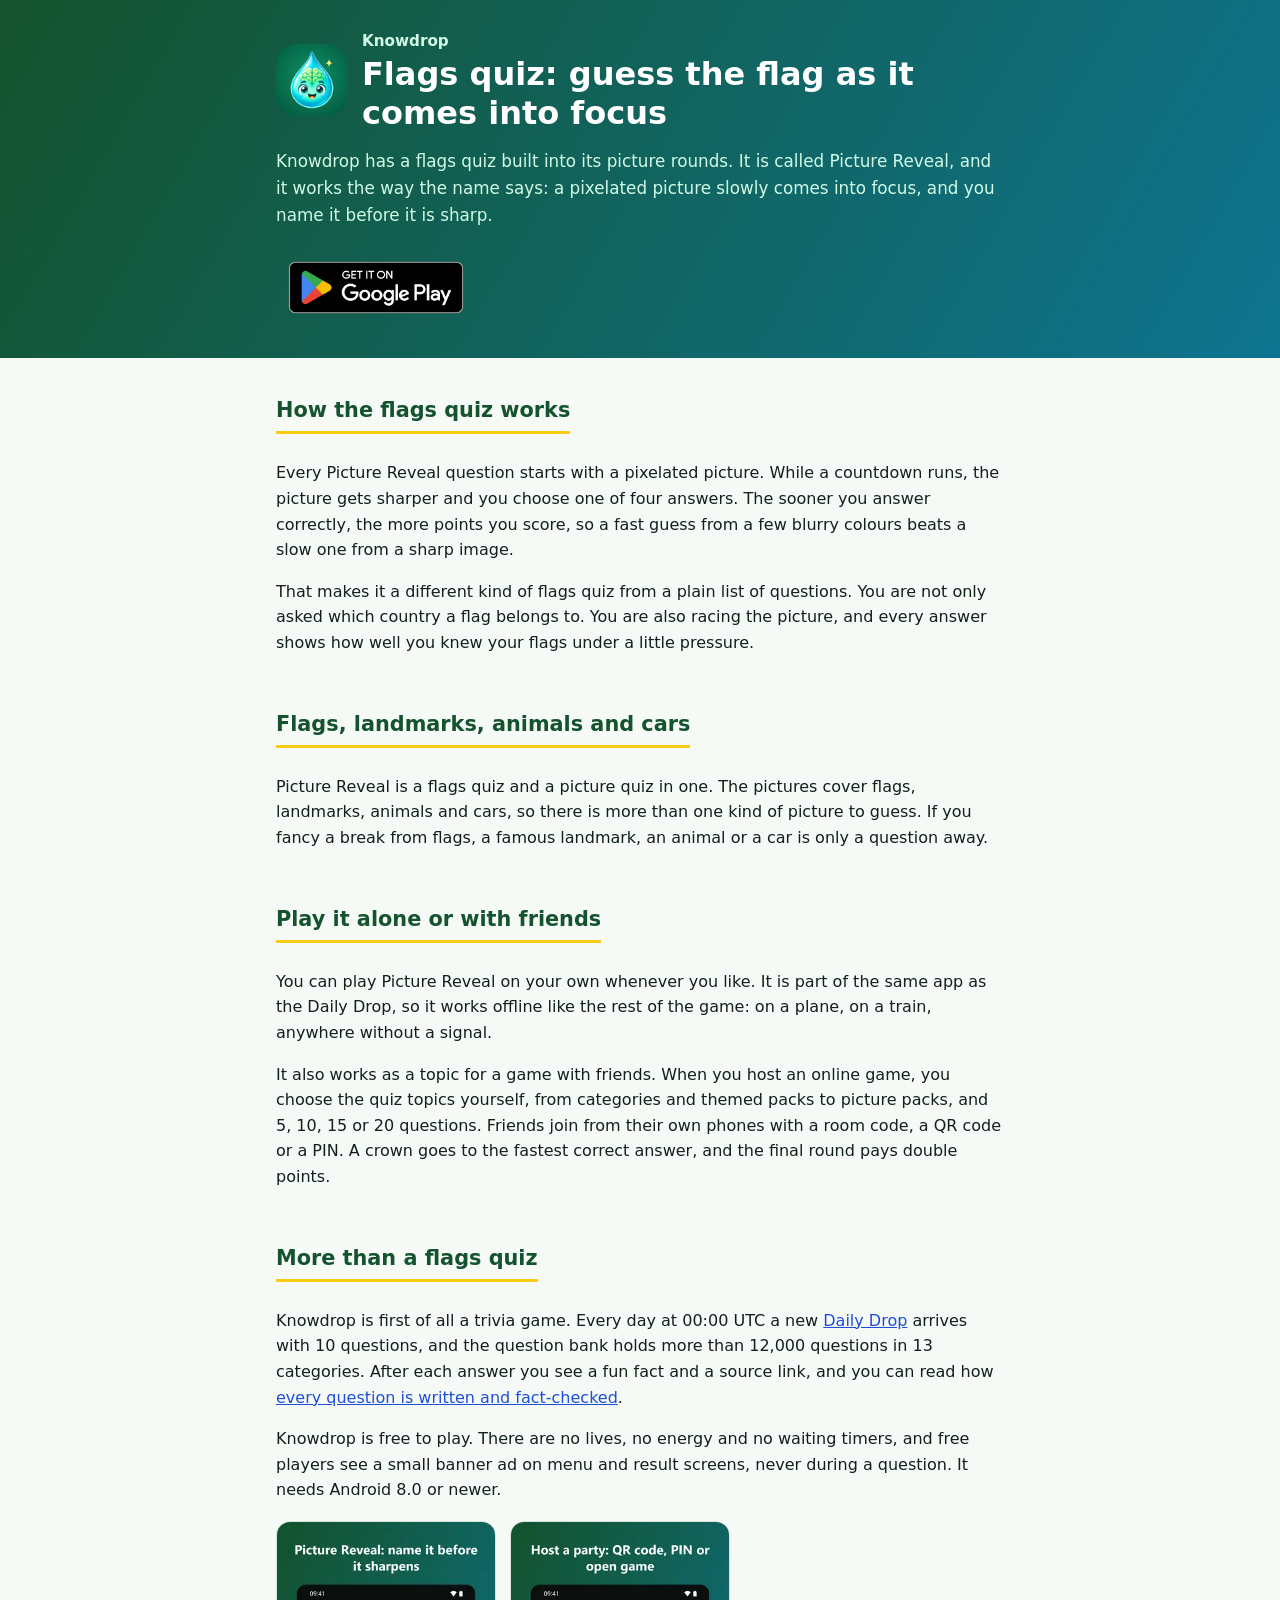
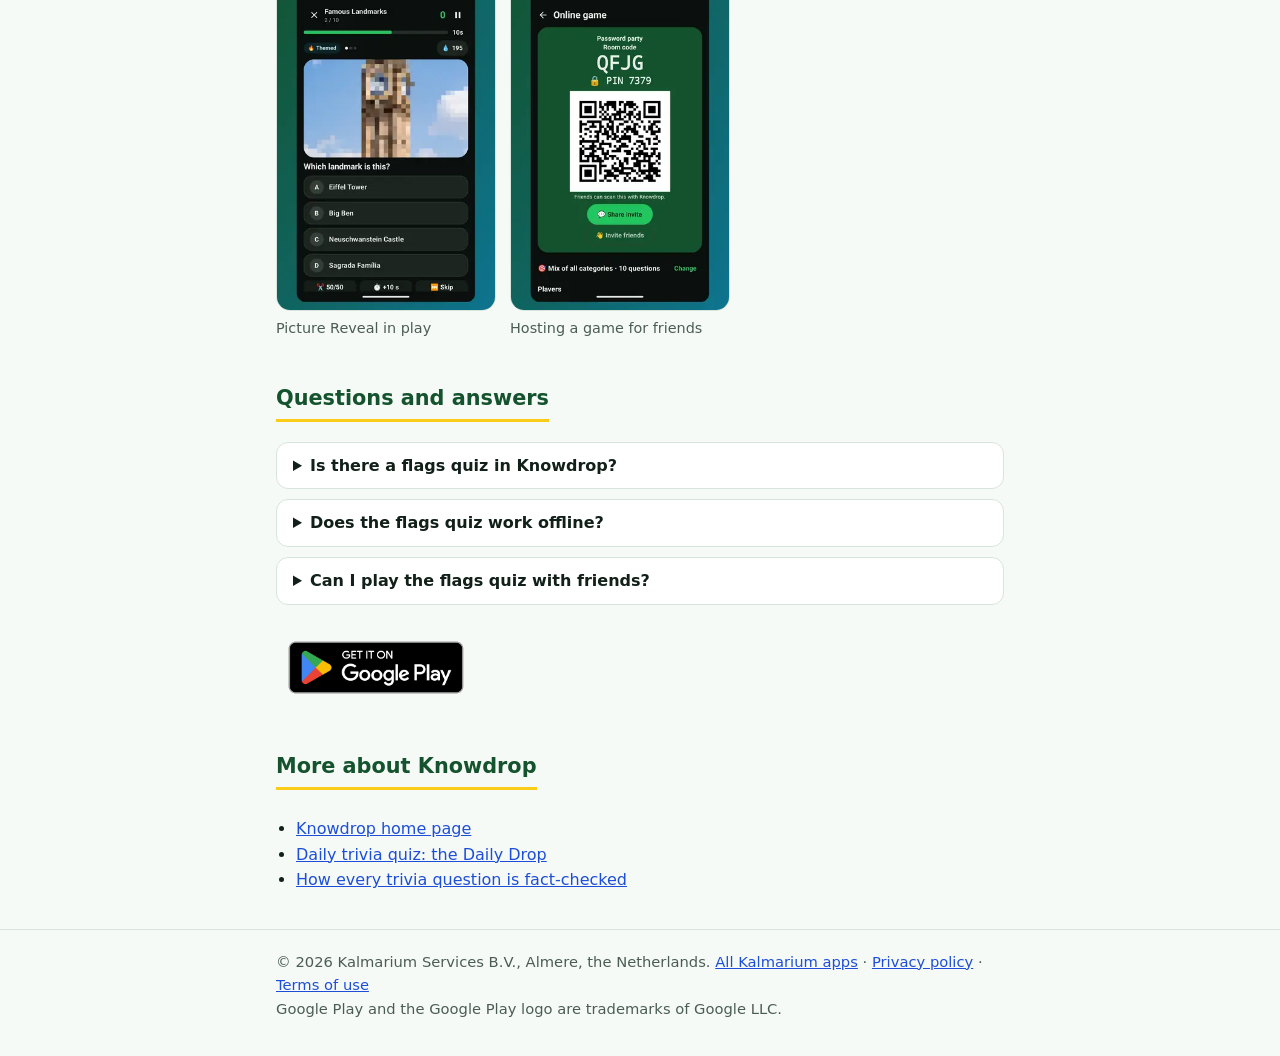
<file: flags-quiz.html>
<!doctype html>
<html lang="en">
<head>
<meta charset="utf-8">
<meta name="viewport" content="width=device-width, initial-scale=1">
<title>Flags Quiz for Android: Guess the Flag as It Sharpens</title>
<meta name="description" content="Knowdrop has a flags quiz called Picture Reveal: a blurred flag comes into focus and the sooner you answer, the more you score. Works offline, on Android.">
<link rel="canonical" href="https://knowdrop.kalmarium.com/flags-quiz.html">
<link rel="icon" type="image/png" href="img/icon.png">
<link rel="apple-touch-icon" href="img/apple-touch-icon.png">
<meta name="theme-color" content="#14532d">
<meta property="og:type" content="website">
<meta property="og:site_name" content="Knowdrop">
<meta property="og:title" content="Flags Quiz for Android: Guess the Flag as It Sharpens">
<meta property="og:description" content="Knowdrop has a flags quiz called Picture Reveal: a blurred flag comes into focus and the sooner you answer, the more you score. Works offline, on Android.">
<meta property="og:url" content="https://knowdrop.kalmarium.com/flags-quiz.html">
<meta property="og:image" content="https://knowdrop.kalmarium.com/img/og.jpg">
<meta property="og:image:width" content="1200">
<meta property="og:image:height" content="630">
<meta property="og:image:alt" content="Knowdrop, fresh trivia every day, with the water drop mascot">
<meta name="twitter:card" content="summary_large_image">
<meta name="twitter:title" content="Flags Quiz for Android: Guess the Flag as It Sharpens">
<meta name="twitter:description" content="Knowdrop has a flags quiz called Picture Reveal: a blurred flag comes into focus and the sooner you answer, the more you score. Works offline, on Android.">
<meta name="twitter:image" content="https://knowdrop.kalmarium.com/img/og.jpg">
<style>
  :root { --bg:#f6faf7; --text:#12201a; --muted:#4b5d53; --card:#ffffff; --line:#d7e5dc; --brand:#14532d; --brand-2:#15803d; --link:#1d4ed8; --accent:#facc15; }
  @media (prefers-color-scheme: dark) {
    :root { --bg:#0b0f0d; --text:#e8efea; --muted:#a3b8ab; --card:#121a16; --line:#22322a; --brand:#22c55e; --brand-2:#16a34a; --link:#60a5fa; }
  }
  * { box-sizing: border-box; }
  body { margin:0; background:var(--bg); color:var(--text); font:16px/1.6 system-ui,-apple-system,"Segoe UI",Roboto,sans-serif; }
  .wrap { max-width:760px; margin:0 auto; padding:0 16px; }
  header { background:linear-gradient(120deg,#14532d,#0e7490); color:#fff; padding:28px 0 32px; }
  .brand { display:flex; align-items:center; gap:14px; }
  .brand img { border-radius:20px; flex:none; }
  header h1 { margin:0; font-size:1.55rem; line-height:1.2; }
  header .lead { color:#d1fae5; margin:16px 0 20px; font-size:1.05rem; }
  .play-badge { display:inline-block; line-height:0; border-radius:8px; }
  .hero-cta { display:flex; flex-wrap:wrap; align-items:center; gap:12px 18px; }
  .btn { display:inline-block; background:#fff; color:#14532d; font-weight:700; text-decoration:none; padding:14px 22px; border-radius:10px; line-height:1.2; }
  .btn:hover { background:#d1fae5; }
  .cta-bottom { margin:24px 0 0; }
  .guides ul { padding-left:20px; }
  .play-badge:focus-visible, .btn:focus-visible, a:focus-visible, .shots:focus-visible { outline:3px solid var(--accent); outline-offset:2px; }
  .note { font-size:.9rem; margin:10px 0 0; color:#d1fae5; }
  h2 { color:var(--brand); font-size:1.3rem; margin:36px 0 10px; padding-bottom:4px; border-bottom:3px solid var(--accent); display:inline-block; }
  h3 { font-size:1.05rem; margin:0 0 4px; }
  a { color:var(--link); }
  .shots { display:flex; gap:12px; overflow-x:auto; scroll-snap-type:x mandatory; padding:4px 16px 12px; margin:12px -16px 0; }
  .shots img { scroll-snap-align:start; flex:none; width:200px; height:auto; border-radius:14px; border:1px solid var(--line); }
  .grid { display:grid; gap:12px; grid-template-columns:1fr; }
  .card { background:var(--card); border:1px solid var(--line); border-left:5px solid var(--brand-2); border-radius:12px; padding:12px 16px; }
  .card p { margin:0; }
  details { background:var(--card); border:1px solid var(--line); border-radius:12px; padding:10px 16px; margin:10px 0; }
  summary { cursor:pointer; font-weight:600; }
  details p { margin:8px 0 2px; }
  .more ul { padding-left:20px; }
  footer { border-top:1px solid var(--line); margin-top:36px; padding:20px 0 36px; color:var(--muted); font-size:.92rem; }
  @media (min-width:640px) { .grid { grid-template-columns:1fr 1fr; } header h1 { font-size:2rem; } .shots img { width:220px; } }
  .crumb { color:#d1fae5; font-size:.95rem; font-weight:600; text-decoration:none; display:inline-block; margin-bottom:2px; }
  .crumb:hover { text-decoration:underline; }
  .hero-cta { display:flex; flex-wrap:wrap; align-items:center; gap:12px 18px; }
  .play-badge { display:inline-block; line-height:0; border-radius:8px; }
  .play-badge:focus-visible { outline:3px solid var(--accent); outline-offset:2px; }
  .pair { display:grid; grid-template-columns:repeat(2,minmax(0,220px)); gap:14px; margin:18px 0 6px; }
  .pair figure { margin:0; }
  .pair img { width:100%; height:auto; border-radius:14px; border:1px solid var(--line); display:block; }
  .pair figcaption { font-size:.9rem; color:var(--muted); margin-top:6px; }
  .cta-bottom { margin:24px 0 0; }
  .related ul { padding-left:20px; }
</style>
<script type="application/ld+json">
{"@context": "https://schema.org", "@type": "FAQPage", "mainEntity": [
  {"@type": "Question", "name": "Is there a flags quiz in Knowdrop?", "acceptedAnswer": {"@type": "Answer", "text": "Yes. Picture Reveal shows a pixelated picture that comes into focus: guess flags, landmarks, animals and cars. The sooner you answer, the more you score."}},
  {"@type": "Question", "name": "Does the flags quiz work offline?", "acceptedAnswer": {"@type": "Answer", "text": "Yes. The whole game works offline, so you can play on a plane or a train. Online features such as friends, leaderboards and live parties need a connection."}},
  {"@type": "Question", "name": "Can I play the flags quiz with friends?", "acceptedAnswer": {"@type": "Answer", "text": "Yes. When you host an online game you choose the topics, including picture packs, and friends join from their own phones with a room code, a QR code or a PIN."}}
]}
</script>
<script defer src="https://overwatch.kalmarium.com/h.js" data-app="knowdrop"></script>
</head>
<body>
<header>
  <div class="wrap">
    <div class="brand">
      <img src="img/icon.png" width="72" height="72" alt="Knowdrop app icon: a smiling water drop with a green brain">
      <div>
        <a class="crumb" href="./">Knowdrop</a>
        <h1>Flags quiz: guess the flag as it comes into focus</h1>
      </div>
    </div>
    <p class="lead">Knowdrop has a flags quiz built into its picture rounds. It is called Picture Reveal, and it works the way the name says: a pixelated picture slowly comes into focus, and you name it before it is sharp.</p>
    <div class="hero-cta"><a class="play-badge" href="https://play.google.com/store/apps/details?id=com.kalmarium.quizdrop&amp;referrer=utm_source%3Dwebsite%26utm_medium%3Dflags-quiz" aria-label="Get it on Google Play: Knowdrop" rel="noopener"><img src="img/google-play-badge.png" alt="Get it on Google Play" width="646" height="250" style="width:200px;height:auto"></a></div>
  </div>
</header>
<main class="wrap">
  <h2>How the flags quiz works</h2>
  <p>Every Picture Reveal question starts with a pixelated picture. While a countdown runs, the picture gets sharper and you choose one of four answers. The sooner you answer correctly, the more points you score, so a fast guess from a few blurry colours beats a slow one from a sharp image.</p>
  <p>That makes it a different kind of flags quiz from a plain list of questions. You are not only asked which country a flag belongs to. You are also racing the picture, and every answer shows how well you knew your flags under a little pressure.</p>

  <h2>Flags, landmarks, animals and cars</h2>
  <p>Picture Reveal is a flags quiz and a picture quiz in one. The pictures cover flags, landmarks, animals and cars, so there is more than one kind of picture to guess. If you fancy a break from flags, a famous landmark, an animal or a car is only a question away.</p>

  <h2>Play it alone or with friends</h2>
  <p>You can play Picture Reveal on your own whenever you like. It is part of the same app as the Daily Drop, so it works offline like the rest of the game: on a plane, on a train, anywhere without a signal.</p>
  <p>It also works as a topic for a game with friends. When you host an online game, you choose the quiz topics yourself, from categories and themed packs to picture packs, and 5, 10, 15 or 20 questions. Friends join from their own phones with a room code, a QR code or a PIN. A crown goes to the fastest correct answer, and the final round pays double points.</p>

  <h2>More than a flags quiz</h2>
  <p>Knowdrop is first of all a trivia game. Every day at 00:00 UTC a new <a href="daily-trivia.html">Daily Drop</a> arrives with 10 questions, and the question bank holds more than 12,000 questions in 13 categories. After each answer you see a fun fact and a source link, and you can read how <a href="how-we-fact-check.html">every question is written and fact-checked</a>.</p>
  <p>Knowdrop is free to play. There are no lives, no energy and no waiting timers, and free players see a small banner ad on menu and result screens, never during a question. It needs Android 8.0 or newer.</p>
  <div class="pair"><figure><img src="img/picture-reveal.webp" width="360" height="640" loading="lazy" alt="Picture Reveal question: a pixelated landmark with four answer options and a countdown"><figcaption>Picture Reveal in play</figcaption></figure><figure><img src="img/party.webp" width="360" height="640" loading="lazy" alt="Hosting an online game with a room code, a PIN and a QR code for friends to join"><figcaption>Hosting a game for friends</figcaption></figure></div>

  <h2>Questions and answers</h2>
  <details><summary>Is there a flags quiz in Knowdrop?</summary><p>Yes. Picture Reveal shows a pixelated picture that comes into focus: guess flags, landmarks, animals and cars. The sooner you answer, the more you score.</p></details>
  <details><summary>Does the flags quiz work offline?</summary><p>Yes. The whole game works offline, so you can play on a plane or a train. Online features such as friends, leaderboards and live parties need a connection.</p></details>
  <details><summary>Can I play the flags quiz with friends?</summary><p>Yes. When you host an online game you choose the topics, including picture packs, and friends join from their own phones with a room code, a QR code or a PIN.</p></details>

  <p class="cta-bottom"><a class="play-badge" href="https://play.google.com/store/apps/details?id=com.kalmarium.quizdrop&amp;referrer=utm_source%3Dwebsite%26utm_medium%3Dflags-quiz" aria-label="Get it on Google Play: Knowdrop" rel="noopener"><img src="img/google-play-badge.png" alt="Get it on Google Play" width="646" height="250" style="width:200px;height:auto" loading="lazy"></a></p>

  <section class="related" aria-labelledby="rel-h">
  <h2 id="rel-h">More about Knowdrop</h2>
  <ul>
    <li><a href="./">Knowdrop home page</a></li>
    <li><a href="daily-trivia.html">Daily trivia quiz: the Daily Drop</a></li>
    <li><a href="how-we-fact-check.html">How every trivia question is fact-checked</a></li>
  </ul>
  </section>
</main>
<footer>
  <div class="wrap">&copy; 2026 Kalmarium Services B.V., Almere, the Netherlands. <a href="https://apps.kalmarium.com/?utm_source=knowdrop&amp;utm_medium=footer">All Kalmarium apps</a> &middot; <a href="privacy-policy.html">Privacy policy</a> &middot; <a href="terms.html">Terms of use</a><br>Google Play and the Google Play logo are trademarks of Google LLC.</div>
</footer>
</body>
</html>
</file>
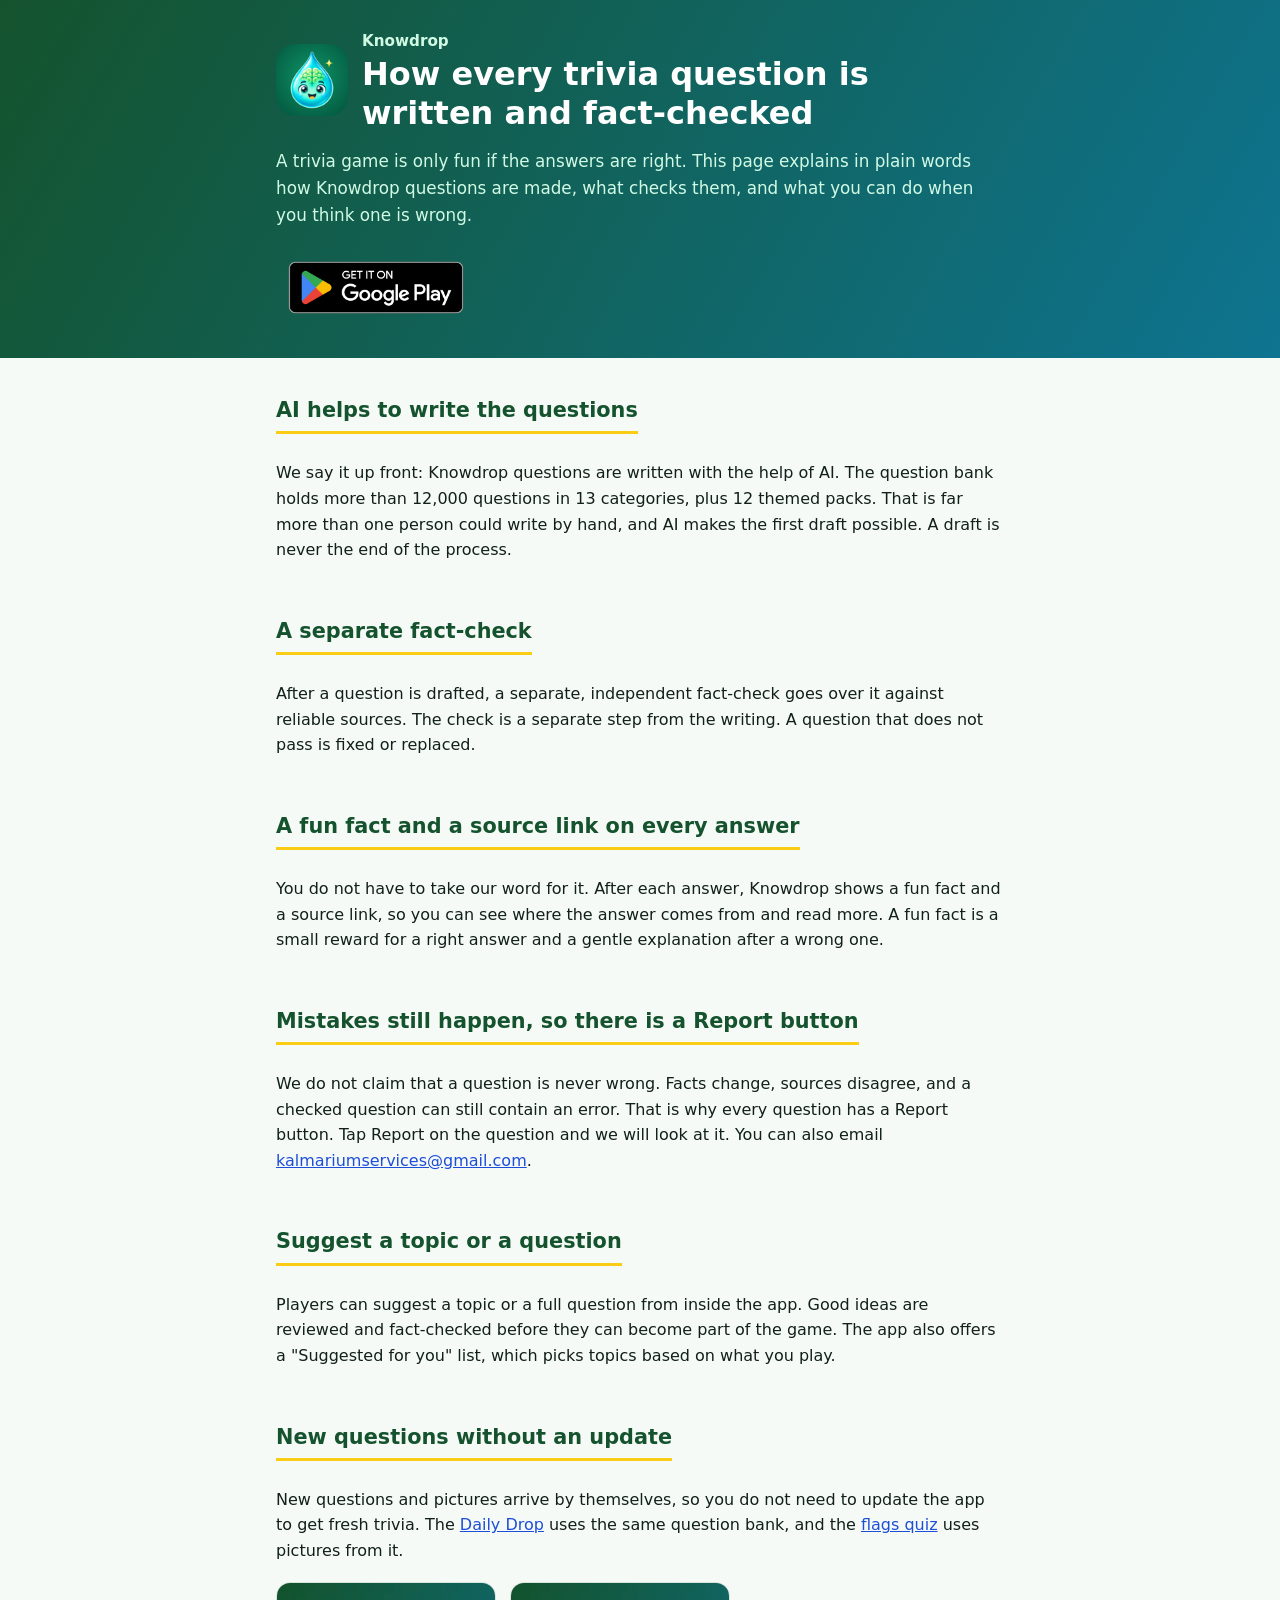
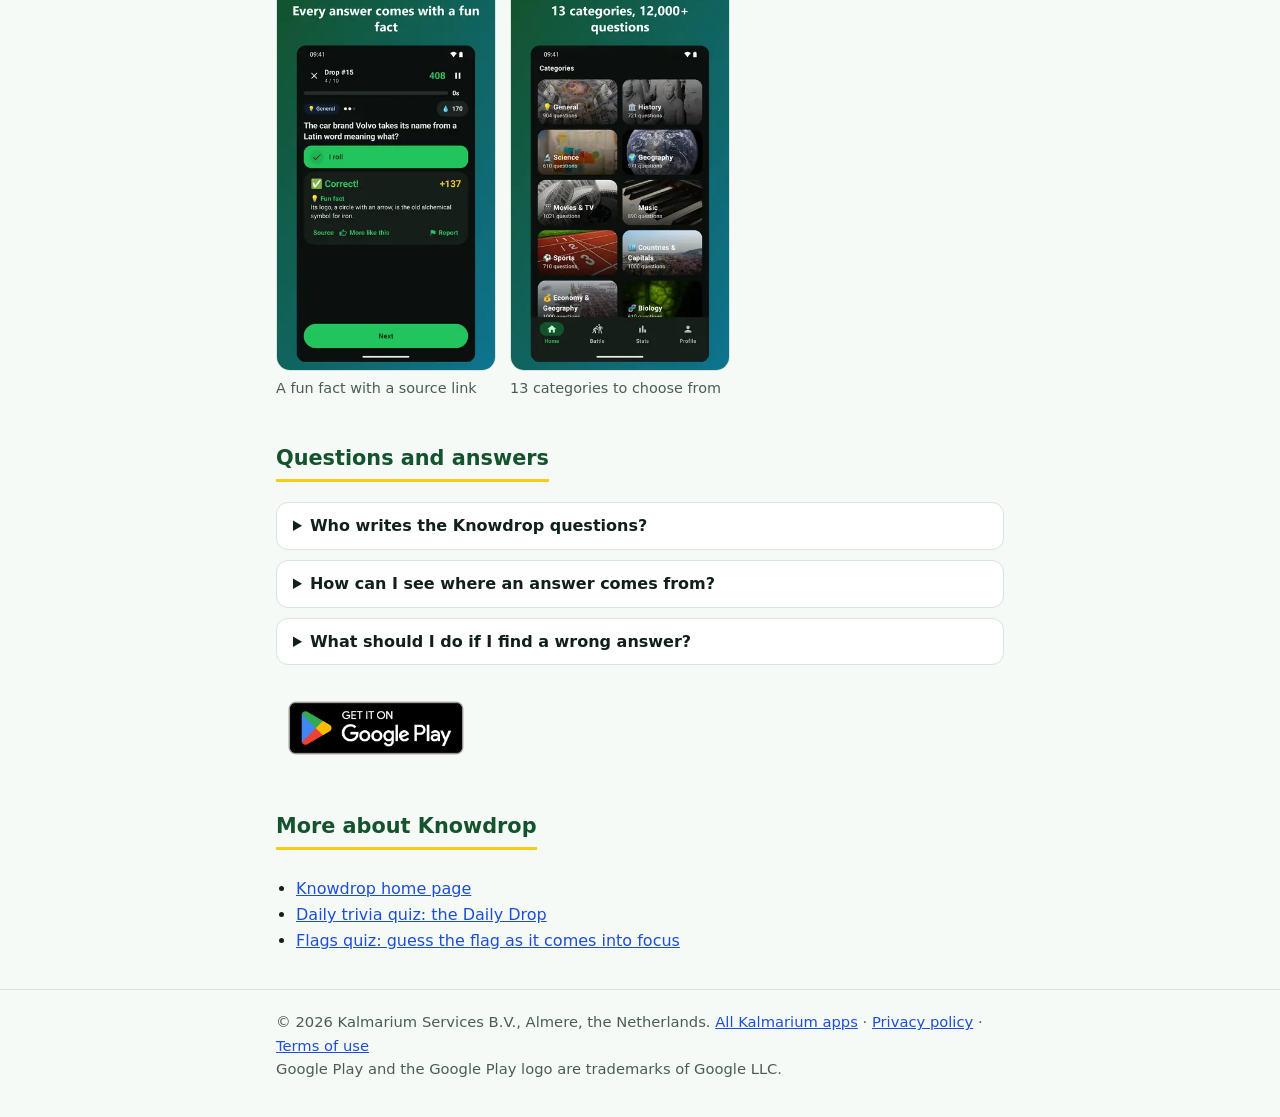
<file: how-we-fact-check.html>
<!doctype html>
<html lang="en">
<head>
<meta charset="utf-8">
<meta name="viewport" content="width=device-width, initial-scale=1">
<title>How Knowdrop Trivia Questions Are Written and Fact-Checked</title>
<meta name="description" content="Every Knowdrop trivia question is drafted with AI help, then checked by a separate fact-check against reliable sources, and shows a source link in the app.">
<link rel="canonical" href="https://knowdrop.kalmarium.com/how-we-fact-check.html">
<link rel="icon" type="image/png" href="img/icon.png">
<link rel="apple-touch-icon" href="img/apple-touch-icon.png">
<meta name="theme-color" content="#14532d">
<meta property="og:type" content="website">
<meta property="og:site_name" content="Knowdrop">
<meta property="og:title" content="How Knowdrop Trivia Questions Are Written and Fact-Checked">
<meta property="og:description" content="Every Knowdrop trivia question is drafted with AI help, then checked by a separate fact-check against reliable sources, and shows a source link in the app.">
<meta property="og:url" content="https://knowdrop.kalmarium.com/how-we-fact-check.html">
<meta property="og:image" content="https://knowdrop.kalmarium.com/img/og.jpg">
<meta property="og:image:width" content="1200">
<meta property="og:image:height" content="630">
<meta property="og:image:alt" content="Knowdrop, fresh trivia every day, with the water drop mascot">
<meta name="twitter:card" content="summary_large_image">
<meta name="twitter:title" content="How Knowdrop Trivia Questions Are Written and Fact-Checked">
<meta name="twitter:description" content="Every Knowdrop trivia question is drafted with AI help, then checked by a separate fact-check against reliable sources, and shows a source link in the app.">
<meta name="twitter:image" content="https://knowdrop.kalmarium.com/img/og.jpg">
<style>
  :root { --bg:#f6faf7; --text:#12201a; --muted:#4b5d53; --card:#ffffff; --line:#d7e5dc; --brand:#14532d; --brand-2:#15803d; --link:#1d4ed8; --accent:#facc15; }
  @media (prefers-color-scheme: dark) {
    :root { --bg:#0b0f0d; --text:#e8efea; --muted:#a3b8ab; --card:#121a16; --line:#22322a; --brand:#22c55e; --brand-2:#16a34a; --link:#60a5fa; }
  }
  * { box-sizing: border-box; }
  body { margin:0; background:var(--bg); color:var(--text); font:16px/1.6 system-ui,-apple-system,"Segoe UI",Roboto,sans-serif; }
  .wrap { max-width:760px; margin:0 auto; padding:0 16px; }
  header { background:linear-gradient(120deg,#14532d,#0e7490); color:#fff; padding:28px 0 32px; }
  .brand { display:flex; align-items:center; gap:14px; }
  .brand img { border-radius:20px; flex:none; }
  header h1 { margin:0; font-size:1.55rem; line-height:1.2; }
  header .lead { color:#d1fae5; margin:16px 0 20px; font-size:1.05rem; }
  .play-badge { display:inline-block; line-height:0; border-radius:8px; }
  .hero-cta { display:flex; flex-wrap:wrap; align-items:center; gap:12px 18px; }
  .btn { display:inline-block; background:#fff; color:#14532d; font-weight:700; text-decoration:none; padding:14px 22px; border-radius:10px; line-height:1.2; }
  .btn:hover { background:#d1fae5; }
  .cta-bottom { margin:24px 0 0; }
  .guides ul { padding-left:20px; }
  .play-badge:focus-visible, .btn:focus-visible, a:focus-visible, .shots:focus-visible { outline:3px solid var(--accent); outline-offset:2px; }
  .note { font-size:.9rem; margin:10px 0 0; color:#d1fae5; }
  h2 { color:var(--brand); font-size:1.3rem; margin:36px 0 10px; padding-bottom:4px; border-bottom:3px solid var(--accent); display:inline-block; }
  h3 { font-size:1.05rem; margin:0 0 4px; }
  a { color:var(--link); }
  .shots { display:flex; gap:12px; overflow-x:auto; scroll-snap-type:x mandatory; padding:4px 16px 12px; margin:12px -16px 0; }
  .shots img { scroll-snap-align:start; flex:none; width:200px; height:auto; border-radius:14px; border:1px solid var(--line); }
  .grid { display:grid; gap:12px; grid-template-columns:1fr; }
  .card { background:var(--card); border:1px solid var(--line); border-left:5px solid var(--brand-2); border-radius:12px; padding:12px 16px; }
  .card p { margin:0; }
  details { background:var(--card); border:1px solid var(--line); border-radius:12px; padding:10px 16px; margin:10px 0; }
  summary { cursor:pointer; font-weight:600; }
  details p { margin:8px 0 2px; }
  .more ul { padding-left:20px; }
  footer { border-top:1px solid var(--line); margin-top:36px; padding:20px 0 36px; color:var(--muted); font-size:.92rem; }
  @media (min-width:640px) { .grid { grid-template-columns:1fr 1fr; } header h1 { font-size:2rem; } .shots img { width:220px; } }
  .crumb { color:#d1fae5; font-size:.95rem; font-weight:600; text-decoration:none; display:inline-block; margin-bottom:2px; }
  .crumb:hover { text-decoration:underline; }
  .hero-cta { display:flex; flex-wrap:wrap; align-items:center; gap:12px 18px; }
  .play-badge { display:inline-block; line-height:0; border-radius:8px; }
  .play-badge:focus-visible { outline:3px solid var(--accent); outline-offset:2px; }
  .pair { display:grid; grid-template-columns:repeat(2,minmax(0,220px)); gap:14px; margin:18px 0 6px; }
  .pair figure { margin:0; }
  .pair img { width:100%; height:auto; border-radius:14px; border:1px solid var(--line); display:block; }
  .pair figcaption { font-size:.9rem; color:var(--muted); margin-top:6px; }
  .cta-bottom { margin:24px 0 0; }
  .related ul { padding-left:20px; }
</style>
<script type="application/ld+json">
{"@context": "https://schema.org", "@type": "FAQPage", "mainEntity": [
  {"@type": "Question", "name": "Who writes the Knowdrop questions?", "acceptedAnswer": {"@type": "Answer", "text": "Questions are written with the help of AI and then checked by a separate, independent fact-check against reliable sources."}},
  {"@type": "Question", "name": "How can I see where an answer comes from?", "acceptedAnswer": {"@type": "Answer", "text": "After each answer you see a fun fact and a source link."}},
  {"@type": "Question", "name": "What should I do if I find a wrong answer?", "acceptedAnswer": {"@type": "Answer", "text": "Tap Report on the question and we will look at it. You can also email kalmariumservices@gmail.com."}}
]}
</script>
<script defer src="https://overwatch.kalmarium.com/h.js" data-app="knowdrop"></script>
</head>
<body>
<header>
  <div class="wrap">
    <div class="brand">
      <img src="img/icon.png" width="72" height="72" alt="Knowdrop app icon: a smiling water drop with a green brain">
      <div>
        <a class="crumb" href="./">Knowdrop</a>
        <h1>How every trivia question is written and fact-checked</h1>
      </div>
    </div>
    <p class="lead">A trivia game is only fun if the answers are right. This page explains in plain words how Knowdrop questions are made, what checks them, and what you can do when you think one is wrong.</p>
    <div class="hero-cta"><a class="play-badge" href="https://play.google.com/store/apps/details?id=com.kalmarium.quizdrop&amp;referrer=utm_source%3Dwebsite%26utm_medium%3Dhow-we-fact-check" aria-label="Get it on Google Play: Knowdrop" rel="noopener"><img src="img/google-play-badge.png" alt="Get it on Google Play" width="646" height="250" style="width:200px;height:auto"></a></div>
  </div>
</header>
<main class="wrap">
  <h2>AI helps to write the questions</h2>
  <p>We say it up front: Knowdrop questions are written with the help of AI. The question bank holds more than 12,000 questions in 13 categories, plus 12 themed packs. That is far more than one person could write by hand, and AI makes the first draft possible. A draft is never the end of the process.</p>

  <h2>A separate fact-check</h2>
  <p>After a question is drafted, a separate, independent fact-check goes over it against reliable sources. The check is a separate step from the writing. A question that does not pass is fixed or replaced.</p>

  <h2>A fun fact and a source link on every answer</h2>
  <p>You do not have to take our word for it. After each answer, Knowdrop shows a fun fact and a source link, so you can see where the answer comes from and read more. A fun fact is a small reward for a right answer and a gentle explanation after a wrong one.</p>

  <h2>Mistakes still happen, so there is a Report button</h2>
  <p>We do not claim that a question is never wrong. Facts change, sources disagree, and a checked question can still contain an error. That is why every question has a Report button. Tap Report on the question and we will look at it. You can also email <a href="mailto:kalmariumservices@gmail.com">kalmariumservices@gmail.com</a>.</p>

  <h2>Suggest a topic or a question</h2>
  <p>Players can suggest a topic or a full question from inside the app. Good ideas are reviewed and fact-checked before they can become part of the game. The app also offers a "Suggested for you" list, which picks topics based on what you play.</p>

  <h2>New questions without an update</h2>
  <p>New questions and pictures arrive by themselves, so you do not need to update the app to get fresh trivia. The <a href="daily-trivia.html">Daily Drop</a> uses the same question bank, and the <a href="flags-quiz.html">flags quiz</a> uses pictures from it.</p>
  <div class="pair"><figure><img src="img/fun-fact.webp" width="360" height="640" loading="lazy" alt="A correct answer in Knowdrop with the score and a fun fact with a source link"><figcaption>A fun fact with a source link</figcaption></figure><figure><img src="img/categories.webp" width="360" height="640" loading="lazy" alt="The category list with General, History, Science, Geography, Movies and TV, Music and more"><figcaption>13 categories to choose from</figcaption></figure></div>

  <h2>Questions and answers</h2>
  <details><summary>Who writes the Knowdrop questions?</summary><p>Questions are written with the help of AI and then checked by a separate, independent fact-check against reliable sources.</p></details>
  <details><summary>How can I see where an answer comes from?</summary><p>After each answer you see a fun fact and a source link.</p></details>
  <details><summary>What should I do if I find a wrong answer?</summary><p>Tap Report on the question and we will look at it. You can also email kalmariumservices@gmail.com.</p></details>

  <p class="cta-bottom"><a class="play-badge" href="https://play.google.com/store/apps/details?id=com.kalmarium.quizdrop&amp;referrer=utm_source%3Dwebsite%26utm_medium%3Dhow-we-fact-check" aria-label="Get it on Google Play: Knowdrop" rel="noopener"><img src="img/google-play-badge.png" alt="Get it on Google Play" width="646" height="250" style="width:200px;height:auto" loading="lazy"></a></p>

  <section class="related" aria-labelledby="rel-h">
  <h2 id="rel-h">More about Knowdrop</h2>
  <ul>
    <li><a href="./">Knowdrop home page</a></li>
    <li><a href="daily-trivia.html">Daily trivia quiz: the Daily Drop</a></li>
    <li><a href="flags-quiz.html">Flags quiz: guess the flag as it comes into focus</a></li>
  </ul>
  </section>
</main>
<footer>
  <div class="wrap">&copy; 2026 Kalmarium Services B.V., Almere, the Netherlands. <a href="https://apps.kalmarium.com/?utm_source=knowdrop&amp;utm_medium=footer">All Kalmarium apps</a> &middot; <a href="privacy-policy.html">Privacy policy</a> &middot; <a href="terms.html">Terms of use</a><br>Google Play and the Google Play logo are trademarks of Google LLC.</div>
</footer>
</body>
</html>
</file>
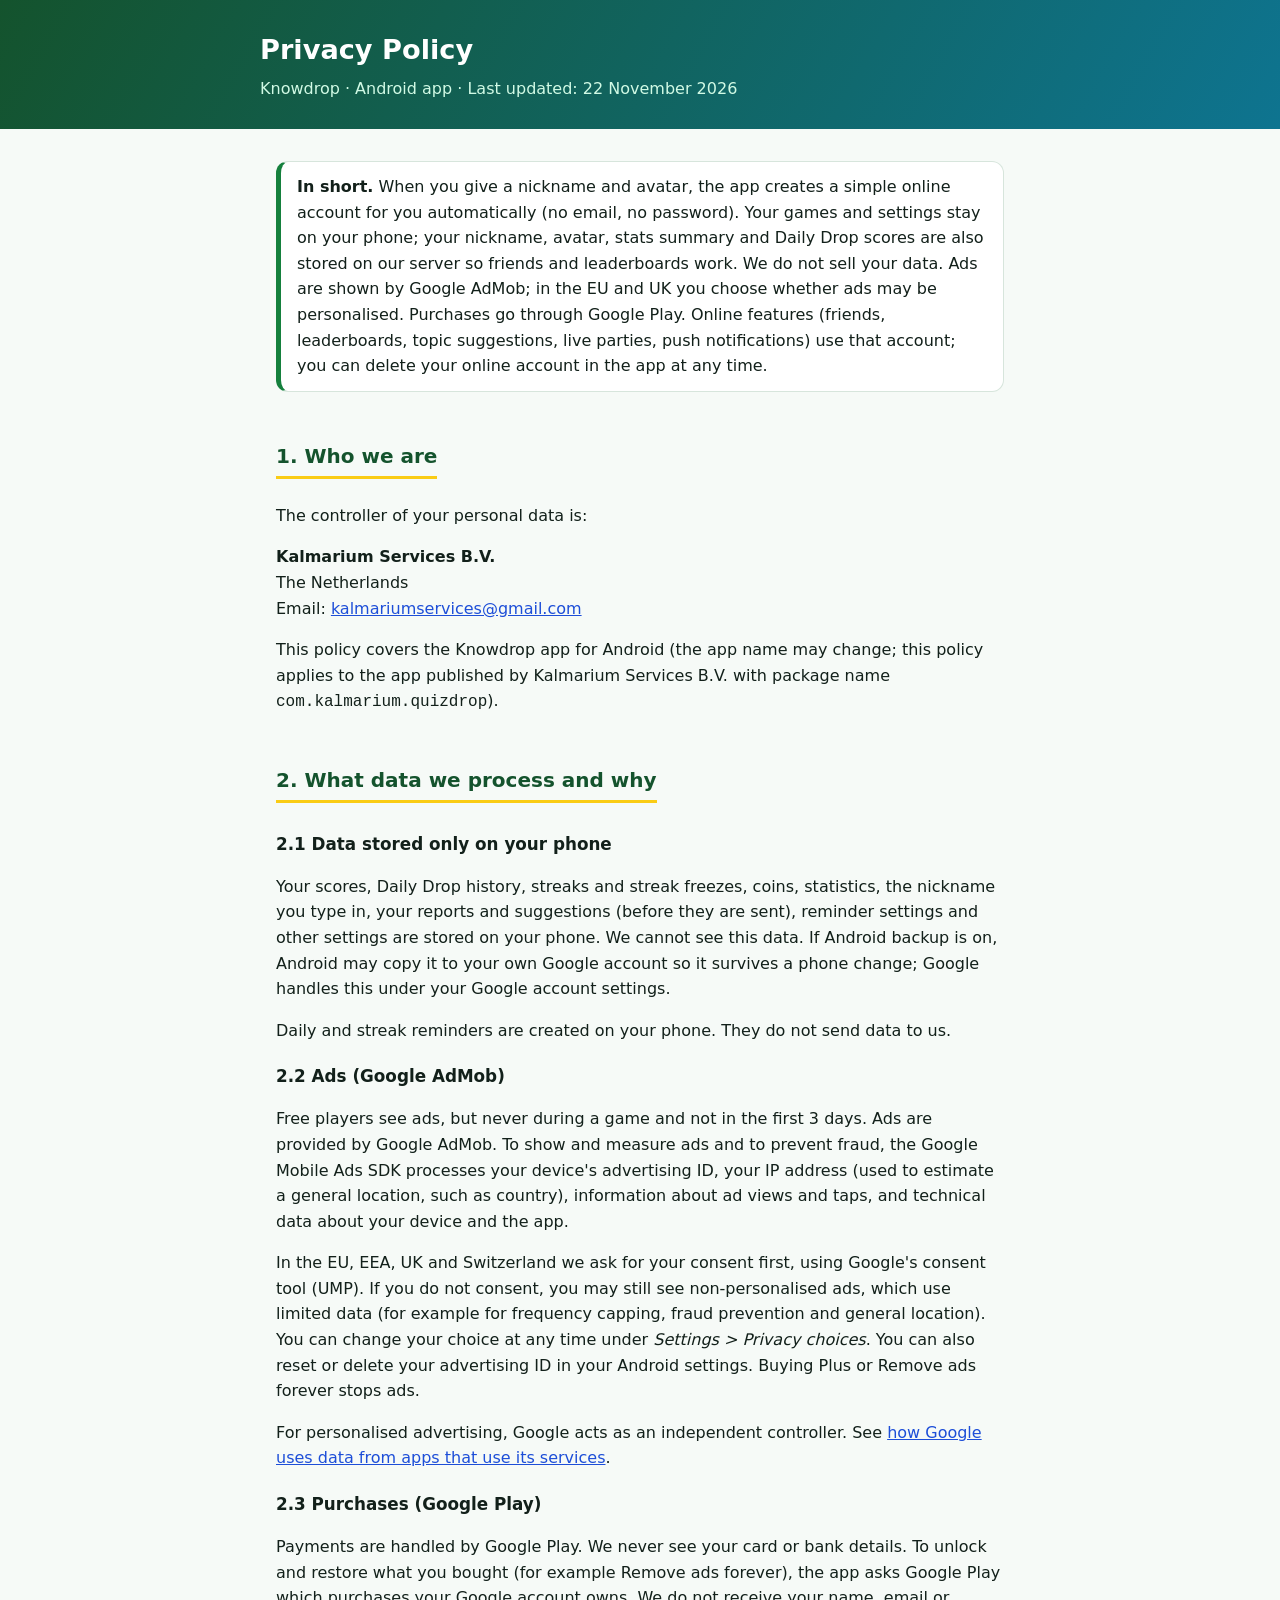
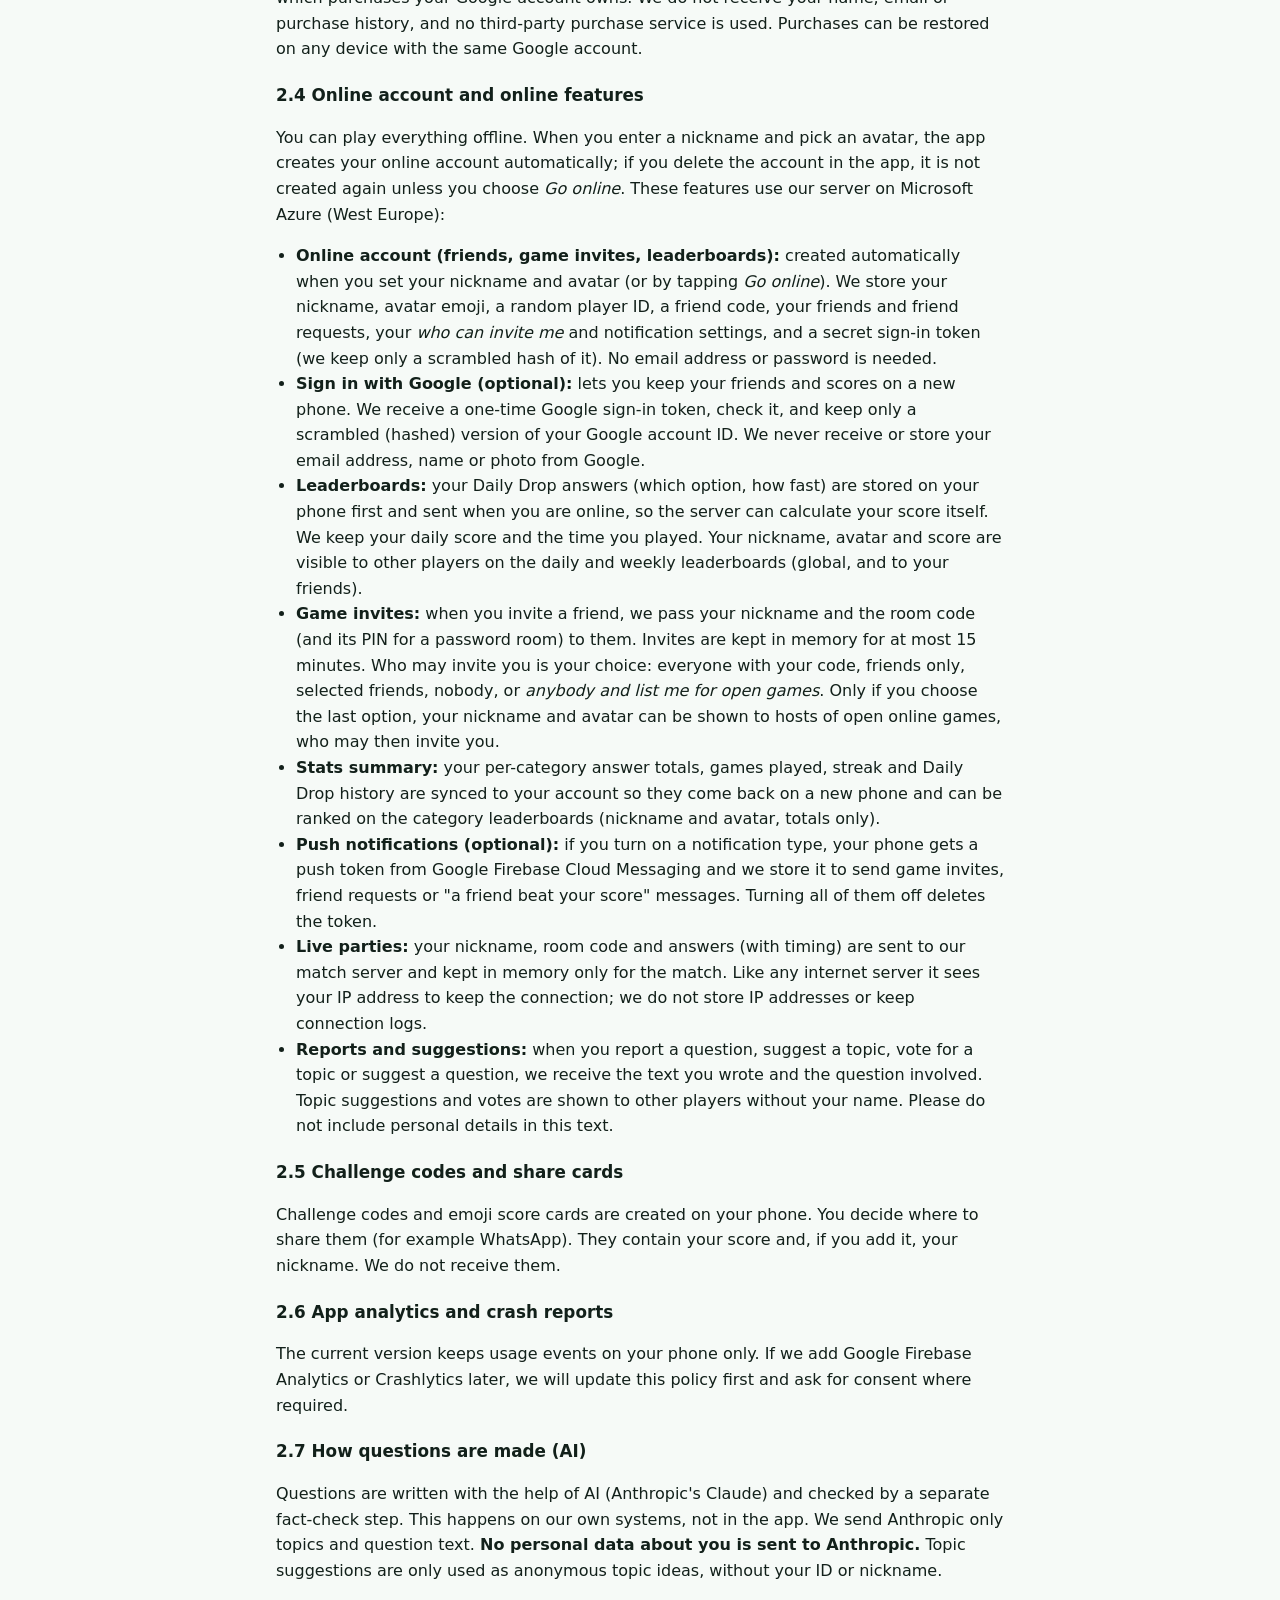
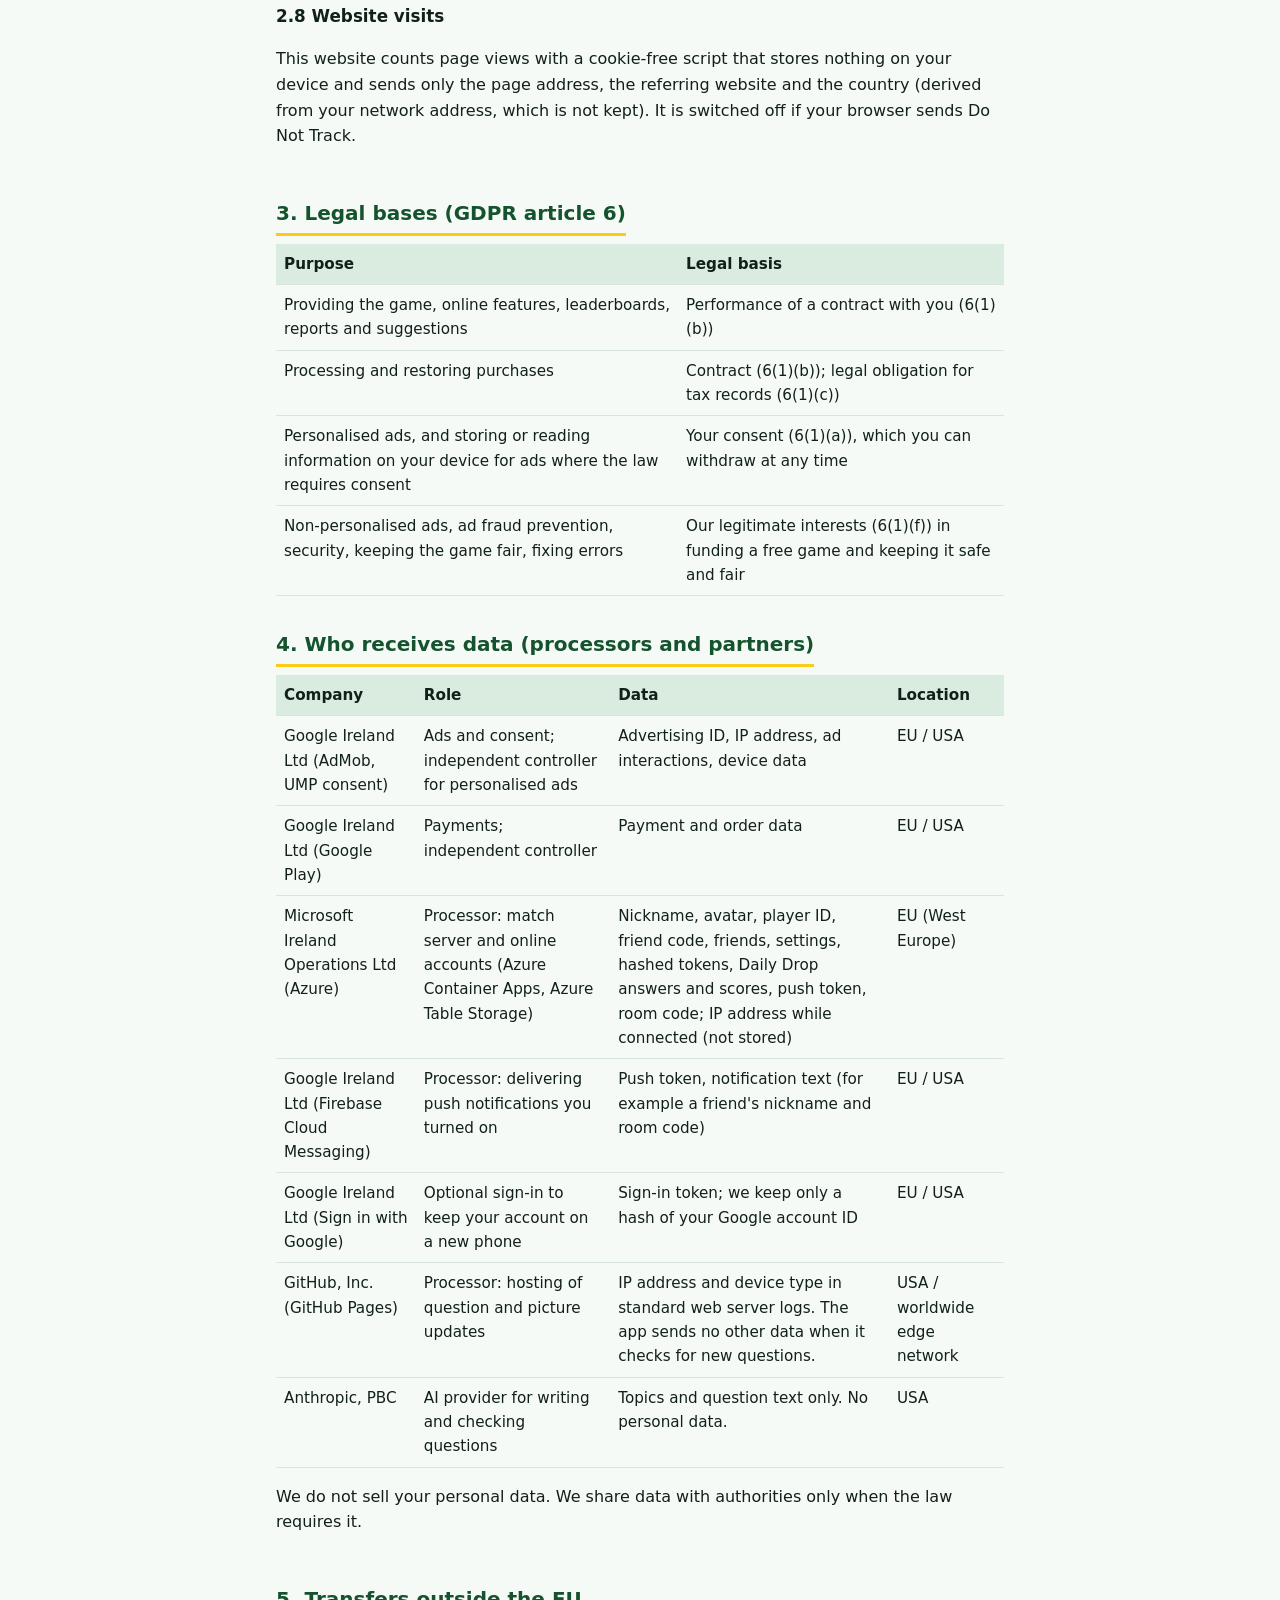
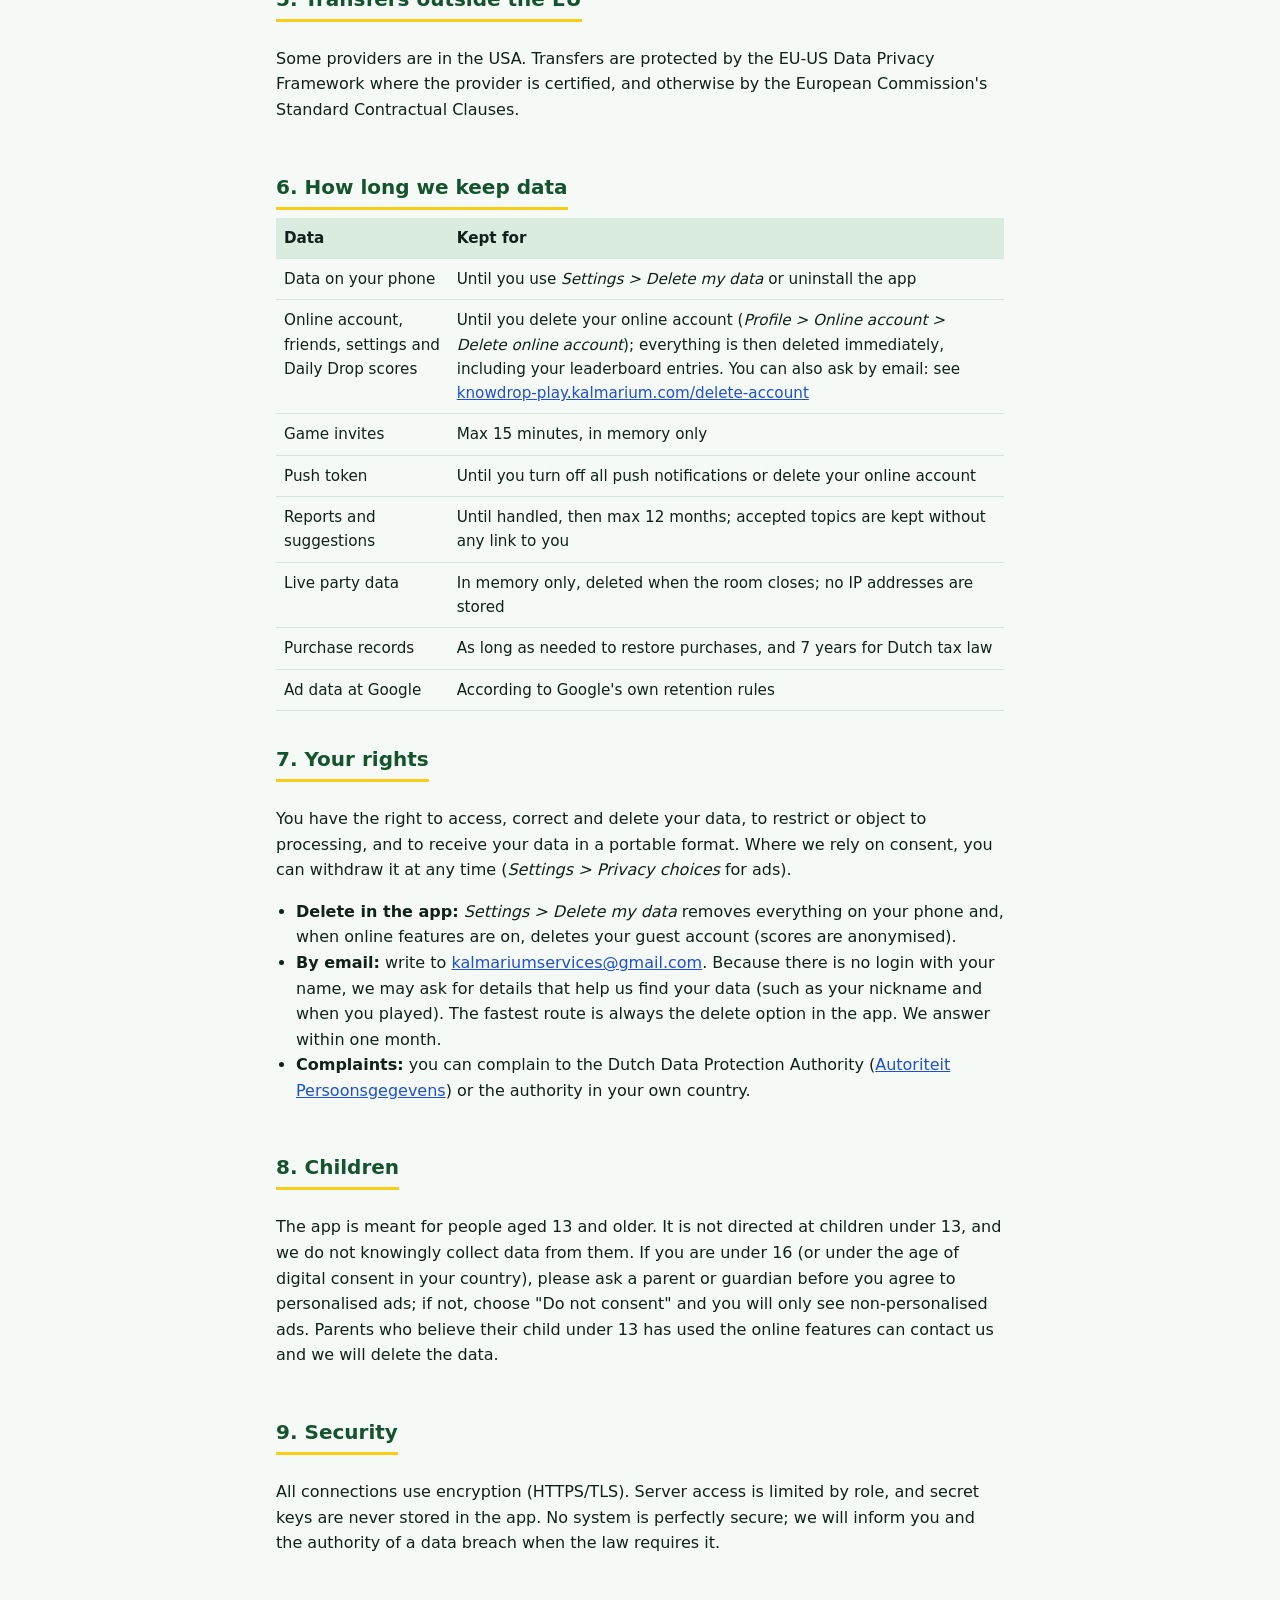
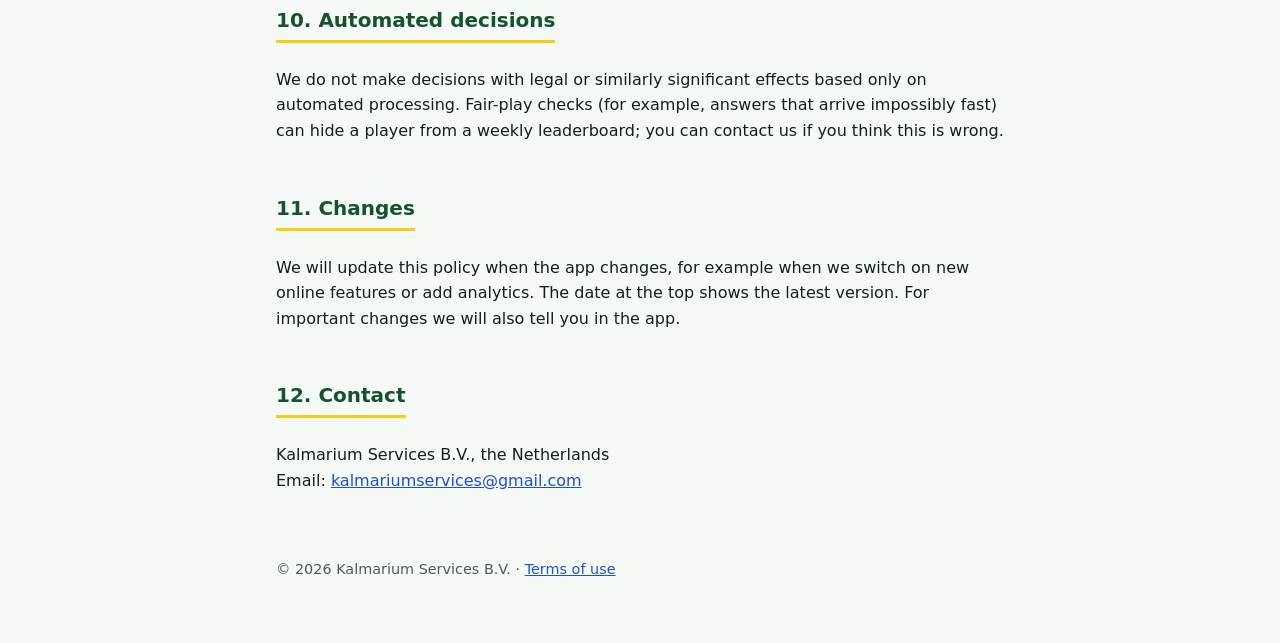
<file: privacy-policy.html>
<!doctype html>
<html lang="en">
<head>
<meta charset="utf-8">
<meta name="viewport" content="width=device-width, initial-scale=1">
<title>Privacy Policy - Knowdrop</title>
<meta name="description" content="Privacy policy for the Knowdrop trivia app by Kalmarium Services: what data the app and its online features use, ads, your choices and how to contact us.">
<style>
  :root {
    --bg: #f6faf7; --text: #12201a; --muted: #4b5d53; --card: #ffffff; --line: #d7e5dc;
    --brand: #14532d; --brand-2: #15803d; --link: #1d4ed8; --fill-bg: #fef3c7; --fill-text: #7c2d12;
  }
  @media (prefers-color-scheme: dark) {
    :root {
      --bg: #0b0f0d; --text: #e8efea; --muted: #a3b8ab; --card: #121a16; --line: #22322a;
      --brand: #22c55e; --brand-2: #16a34a; --link: #60a5fa; --fill-bg: #422006; --fill-text: #fde68a;
    }
  }
  * { box-sizing: border-box; }
  body { margin: 0; background: var(--bg); color: var(--text);
         font: 16px/1.6 system-ui, -apple-system, "Segoe UI", Roboto, sans-serif; }
  header { background: linear-gradient(120deg, #14532d, #0e7490); color: #fff; padding: 28px 16px; }
  header .wrap { max-width: 760px; margin: 0 auto; }
  header h1 { margin: 0 0 4px; font-size: 1.7rem; }
  header p { margin: 0; color: #d1fae5; }
  main { max-width: 760px; margin: 0 auto; padding: 16px; }
  h2 { color: var(--brand); font-size: 1.25rem; margin: 32px 0 8px; padding-bottom: 4px;
       border-bottom: 3px solid #facc15; display: inline-block; }
  h3 { font-size: 1.05rem; margin: 20px 0 6px; }
  a { color: var(--link); }
  .card { background: var(--card); border: 1px solid var(--line); border-left: 5px solid var(--brand-2);
          border-radius: 12px; padding: 12px 16px; margin: 16px 0; }
  .table { overflow-x: auto; }
  table { width: 100%; border-collapse: collapse; font-size: 0.95rem; }
  th, td { text-align: left; vertical-align: top; padding: 8px; border-bottom: 1px solid var(--line); }
  th { background: rgba(21, 128, 61, 0.12); }
  .fill { background: var(--fill-bg); color: var(--fill-text); padding: 0 4px; border-radius: 4px; font-weight: 600; }
  footer { max-width: 760px; margin: 32px auto; padding: 0 16px 32px; color: var(--muted); font-size: 0.9rem; }
  ul { padding-left: 20px; }
</style>
</head>
<body>
<header>
  <div class="wrap">
    <h1>Privacy Policy</h1>
    <p>Knowdrop &middot; Android app &middot; Last updated: 22 November 2026</p>
  </div>
</header>
<main>

<div class="card">
  <strong>In short.</strong> When you give a nickname and avatar, the app creates a simple online account for you
  automatically (no email, no password). Your games and settings stay on your phone; your nickname, avatar,
  stats summary and Daily Drop scores are also stored on our server so friends and leaderboards work. We do not sell your data. Ads are shown by Google AdMob; in the EU and UK you
  choose whether ads may be personalised. Purchases go through Google Play. Online features
  (friends, leaderboards, topic suggestions, live parties, push notifications) use that account; you can
  delete your online account in the app at any time.
</div>

<h2>1. Who we are</h2>
<p>The controller of your personal data is:</p>
<p>
  <strong>Kalmarium Services B.V.</strong><br>
  The Netherlands<br>
  Email: <a href="mailto:kalmariumservices@gmail.com">kalmariumservices@gmail.com</a>
</p>
<p>This policy covers the Knowdrop app for Android (the app name may change; this policy applies to the
app published by Kalmarium Services B.V. with package name <code>com.kalmarium.quizdrop</code>).</p>

<h2>2. What data we process and why</h2>

<h3>2.1 Data stored only on your phone</h3>
<p>Your scores, Daily Drop history, streaks and streak freezes, coins, statistics, the nickname you
type in, your reports and suggestions (before they are sent), reminder settings and other settings are
stored on your phone. We cannot see this data. If Android backup is on, Android may copy it to your own
Google account so it survives a phone change; Google handles this under your Google account settings.</p>
<p>Daily and streak reminders are created on your phone. They do not send data to us.</p>

<h3>2.2 Ads (Google AdMob)</h3>
<p>Free players see ads, but never during a game and not in the first 3 days. Ads are provided by
Google AdMob. To show and measure ads and to prevent fraud, the Google Mobile Ads SDK processes your
device's advertising ID, your IP address (used to estimate a general location, such as country),
information about ad views and taps, and technical data about your device and the app.</p>
<p>In the EU, EEA, UK and Switzerland we ask for your consent first, using Google's consent tool
(UMP). If you do not consent, you may still see non-personalised ads, which use limited data (for
example for frequency capping, fraud prevention and general location). You can change your choice at
any time under <em>Settings &gt; Privacy choices</em>. You can also reset or delete your advertising
ID in your Android settings. Buying Plus or Remove ads forever stops ads.</p>
<p>For personalised advertising, Google acts as an independent controller. See
<a href="https://policies.google.com/technologies/partner-sites">how Google uses data from apps that use its services</a>.</p>

<h3>2.3 Purchases (Google Play)</h3>
<p>Payments are handled by Google Play. We never see your card or bank details. To unlock and restore
what you bought (for example Remove ads forever), the app asks Google Play which purchases your Google
account owns. We do not receive your name, email or purchase history, and no third-party purchase
service is used. Purchases can be restored on any device with the same Google account.</p>

<h3>2.4 Online account and online features</h3>
<p>You can play everything offline. When you enter a nickname and pick an avatar, the app creates your
online account automatically; if you delete the account in the app, it is not created again unless you
choose <em>Go online</em>. These features use our server on Microsoft Azure (West Europe):</p>
<ul>
  <li><strong>Online account (friends, game invites, leaderboards):</strong> created automatically when you set your nickname and avatar (or by tapping
    <em>Go online</em>). We store your nickname, avatar emoji, a random player ID, a friend code, your friends
    and friend requests, your <em>who can invite me</em> and notification settings, and a secret sign-in token
    (we keep only a scrambled hash of it). No email address or password is needed.</li>
  <li><strong>Sign in with Google (optional):</strong> lets you keep your friends and scores on a new phone.
    We receive a one-time Google sign-in token, check it, and keep only a scrambled (hashed) version of your
    Google account ID. We never receive or store your email address, name or photo from Google.</li>
  <li><strong>Leaderboards:</strong> your Daily Drop answers (which option, how fast) are stored on your
    phone first and sent when you are online, so the server can calculate your score itself. We keep your
    daily score and the time you played. Your nickname, avatar and score are visible to other players on the
    daily and weekly leaderboards (global, and to your friends).</li>
  <li><strong>Game invites:</strong> when you invite a friend, we pass your nickname and the room code (and
    its PIN for a password room) to them. Invites are kept in memory for at most 15 minutes. Who may invite
    you is your choice: everyone with your code, friends only, selected friends, nobody, or
    <em>anybody and list me for open games</em>. Only if you choose the last option, your nickname and avatar can
    be shown to hosts of open online games, who may then invite you.</li>
  <li><strong>Stats summary:</strong> your per-category answer totals, games played, streak and Daily Drop
    history are synced to your account so they come back on a new phone and can be ranked on the
    category leaderboards (nickname and avatar, totals only).</li>
  <li><strong>Push notifications (optional):</strong> if you turn on a notification type, your phone gets
    a push token from Google Firebase Cloud Messaging and we store it to send game invites, friend requests
    or "a friend beat your score" messages. Turning all of them off deletes the token.</li>
  <li><strong>Live parties:</strong> your nickname, room code and answers (with timing) are sent to our
    match server and kept in memory only for the match. Like any internet server it sees your IP address to
    keep the connection; we do not store IP addresses or keep connection logs.</li>
  <li><strong>Reports and suggestions:</strong> when you report a question, suggest a topic, vote for a topic or suggest a
    question, we receive the text you wrote and the question involved. Topic suggestions and votes are
    shown to other players without your name. Please do not include personal details in this text.</li>
</ul>

<h3>2.5 Challenge codes and share cards</h3>
<p>Challenge codes and emoji score cards are created on your phone. You decide where to share them
(for example WhatsApp). They contain your score and, if you add it, your nickname. We do not receive
them.</p>

<h3>2.6 App analytics and crash reports</h3>
<p>The current version keeps usage events on your phone only. If we add Google Firebase Analytics or
Crashlytics later, we will update this policy first and ask for consent where required.</p>

<h3>2.7 How questions are made (AI)</h3>
<p>Questions are written with the help of AI (Anthropic's Claude) and checked by a separate
fact-check step. This happens on our own systems, not in the app. We send Anthropic only topics and
question text. <strong>No personal data about you is sent to Anthropic.</strong> Topic suggestions
are only used as anonymous topic ideas, without your ID or nickname.</p>

<h3>2.8 Website visits</h3>
<p>This website counts page views with a cookie-free script that stores nothing on your device and sends only the page address, the referring website and the country (derived from your network address, which is not kept). It is switched off if your browser sends Do Not Track.</p>

<h2>3. Legal bases (GDPR article 6)</h2>
<div class="table">
<table>
  <tr><th>Purpose</th><th>Legal basis</th></tr>
  <tr><td>Providing the game, online features, leaderboards, reports and suggestions</td><td>Performance of a contract with you (6(1)(b))</td></tr>
  <tr><td>Processing and restoring purchases</td><td>Contract (6(1)(b)); legal obligation for tax records (6(1)(c))</td></tr>
  <tr><td>Personalised ads, and storing or reading information on your device for ads where the law requires consent</td><td>Your consent (6(1)(a)), which you can withdraw at any time</td></tr>
  <tr><td>Non-personalised ads, ad fraud prevention, security, keeping the game fair, fixing errors</td><td>Our legitimate interests (6(1)(f)) in funding a free game and keeping it safe and fair</td></tr>
</table>
</div>

<h2>4. Who receives data (processors and partners)</h2>
<div class="table">
<table>
  <tr><th>Company</th><th>Role</th><th>Data</th><th>Location</th></tr>
  <tr><td>Google Ireland Ltd (AdMob, UMP consent)</td><td>Ads and consent; independent controller for personalised ads</td><td>Advertising ID, IP address, ad interactions, device data</td><td>EU / USA</td></tr>
  <tr><td>Google Ireland Ltd (Google Play)</td><td>Payments; independent controller</td><td>Payment and order data</td><td>EU / USA</td></tr>
  <tr><td>Microsoft Ireland Operations Ltd (Azure)</td><td>Processor: match server and online accounts (Azure Container Apps, Azure Table Storage)</td><td>Nickname, avatar, player ID, friend code, friends, settings, hashed tokens, Daily Drop answers and scores, push token, room code; IP address while connected (not stored)</td><td>EU (West Europe)</td></tr>
  <tr><td>Google Ireland Ltd (Firebase Cloud Messaging)</td><td>Processor: delivering push notifications you turned on</td><td>Push token, notification text (for example a friend's nickname and room code)</td><td>EU / USA</td></tr>
  <tr><td>Google Ireland Ltd (Sign in with Google)</td><td>Optional sign-in to keep your account on a new phone</td><td>Sign-in token; we keep only a hash of your Google account ID</td><td>EU / USA</td></tr>
  <tr><td>GitHub, Inc. (GitHub Pages)</td><td>Processor: hosting of question and picture updates</td><td>IP address and device type in standard web server logs. The app sends no other data when it checks for new questions.</td><td>USA / worldwide edge network</td></tr>
  <tr><td>Anthropic, PBC</td><td>AI provider for writing and checking questions</td><td>Topics and question text only. No personal data.</td><td>USA</td></tr>
</table>
</div>
<p>We do not sell your personal data. We share data with authorities only when the law requires it.</p>

<h2>5. Transfers outside the EU</h2>
<p>Some providers are in the USA. Transfers are protected by the EU-US Data Privacy Framework where
the provider is certified, and otherwise by the European Commission's Standard Contractual Clauses.</p>

<h2>6. How long we keep data</h2>
<div class="table">
<table>
  <tr><th>Data</th><th>Kept for</th></tr>
  <tr><td>Data on your phone</td><td>Until you use <em>Settings &gt; Delete my data</em> or uninstall the app</td></tr>
  <tr><td>Online account, friends, settings and Daily Drop scores</td><td>Until you delete your online account (<em>Profile &gt; Online account &gt; Delete online account</em>); everything is then deleted immediately, including your leaderboard entries. You can also ask by email: see <a href="https://knowdrop-play.kalmarium.com/delete-account">knowdrop-play.kalmarium.com/delete-account</a></td></tr>
  <tr><td>Game invites</td><td>Max 15 minutes, in memory only</td></tr>
  <tr><td>Push token</td><td>Until you turn off all push notifications or delete your online account</td></tr>
  <tr><td>Reports and suggestions</td><td>Until handled, then max 12 months; accepted topics are kept without any link to you</td></tr>
  <tr><td>Live party data</td><td>In memory only, deleted when the room closes; no IP addresses are stored</td></tr>
  <tr><td>Purchase records</td><td>As long as needed to restore purchases, and 7 years for Dutch tax law</td></tr>
  <tr><td>Ad data at Google</td><td>According to Google's own retention rules</td></tr>
</table>
</div>

<h2>7. Your rights</h2>
<p>You have the right to access, correct and delete your data, to restrict or object to processing,
and to receive your data in a portable format. Where we rely on consent, you can withdraw it at any
time (<em>Settings &gt; Privacy choices</em> for ads).</p>
<ul>
  <li><strong>Delete in the app:</strong> <em>Settings &gt; Delete my data</em> removes everything on your
    phone and, when online features are on, deletes your guest account (scores are anonymised).</li>
  <li><strong>By email:</strong> write to <a href="mailto:kalmariumservices@gmail.com">kalmariumservices@gmail.com</a>. Because
    there is no login with your name, we may ask for details that help us find your data (such as your
    nickname and when you played). The fastest route is always the delete option in the app. We answer
    within one month.</li>
  <li><strong>Complaints:</strong> you can complain to the Dutch Data Protection Authority
    (<a href="https://autoriteitpersoonsgegevens.nl">Autoriteit Persoonsgegevens</a>) or the authority in
    your own country.</li>
</ul>

<h2>8. Children</h2>
<p>The app is meant for people aged 13 and older. It is not directed at children under 13, and we do not
knowingly collect data from them. If you are under 16 (or under the age of digital consent in your
country), please ask a parent or guardian before you agree to personalised ads; if not, choose
"Do not consent" and you will only see non-personalised ads. Parents who believe their child under 13
has used the online features can contact us and we will delete the data.</p>

<h2>9. Security</h2>
<p>All connections use encryption (HTTPS/TLS). Server access is limited by role, and secret keys are
never stored in the app. No system is perfectly secure; we will inform you and the authority of a data
breach when the law requires it.</p>

<h2>10. Automated decisions</h2>
<p>We do not make decisions with legal or similarly significant effects based only on automated
processing. Fair-play checks (for example, answers that arrive impossibly fast) can hide a player from
a weekly leaderboard; you can contact us if you think this is wrong.</p>

<h2>11. Changes</h2>
<p>We will update this policy when the app changes, for example when we switch on new online features
or add analytics. The date at the top shows the latest version. For important changes we will also tell
you in the app.</p>

<h2>12. Contact</h2>
<p>Kalmarium Services B.V., the Netherlands<br>
Email: <a href="mailto:kalmariumservices@gmail.com">kalmariumservices@gmail.com</a></p>

</main>
<footer>
  &copy; 2026 Kalmarium Services B.V. &middot; <a href="terms.html">Terms of use</a>
</footer>
</body>
</html>
</file>
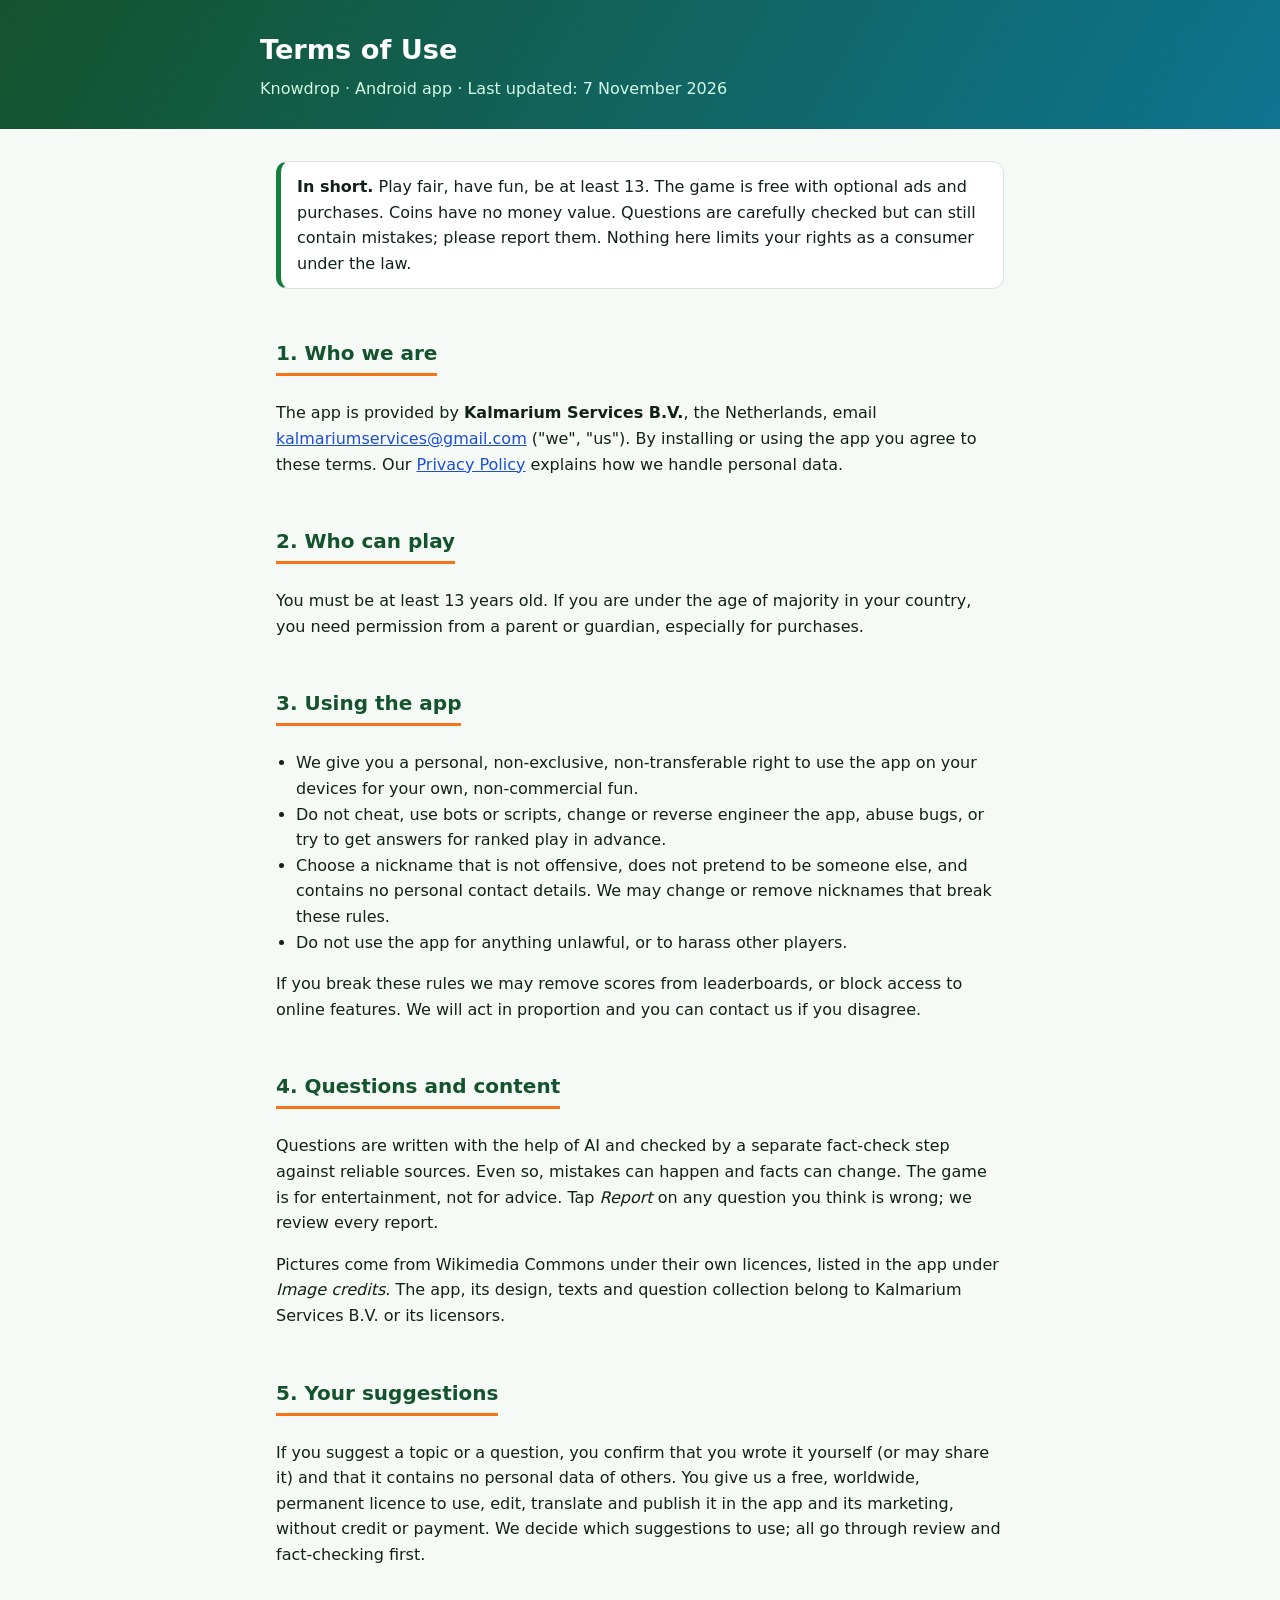
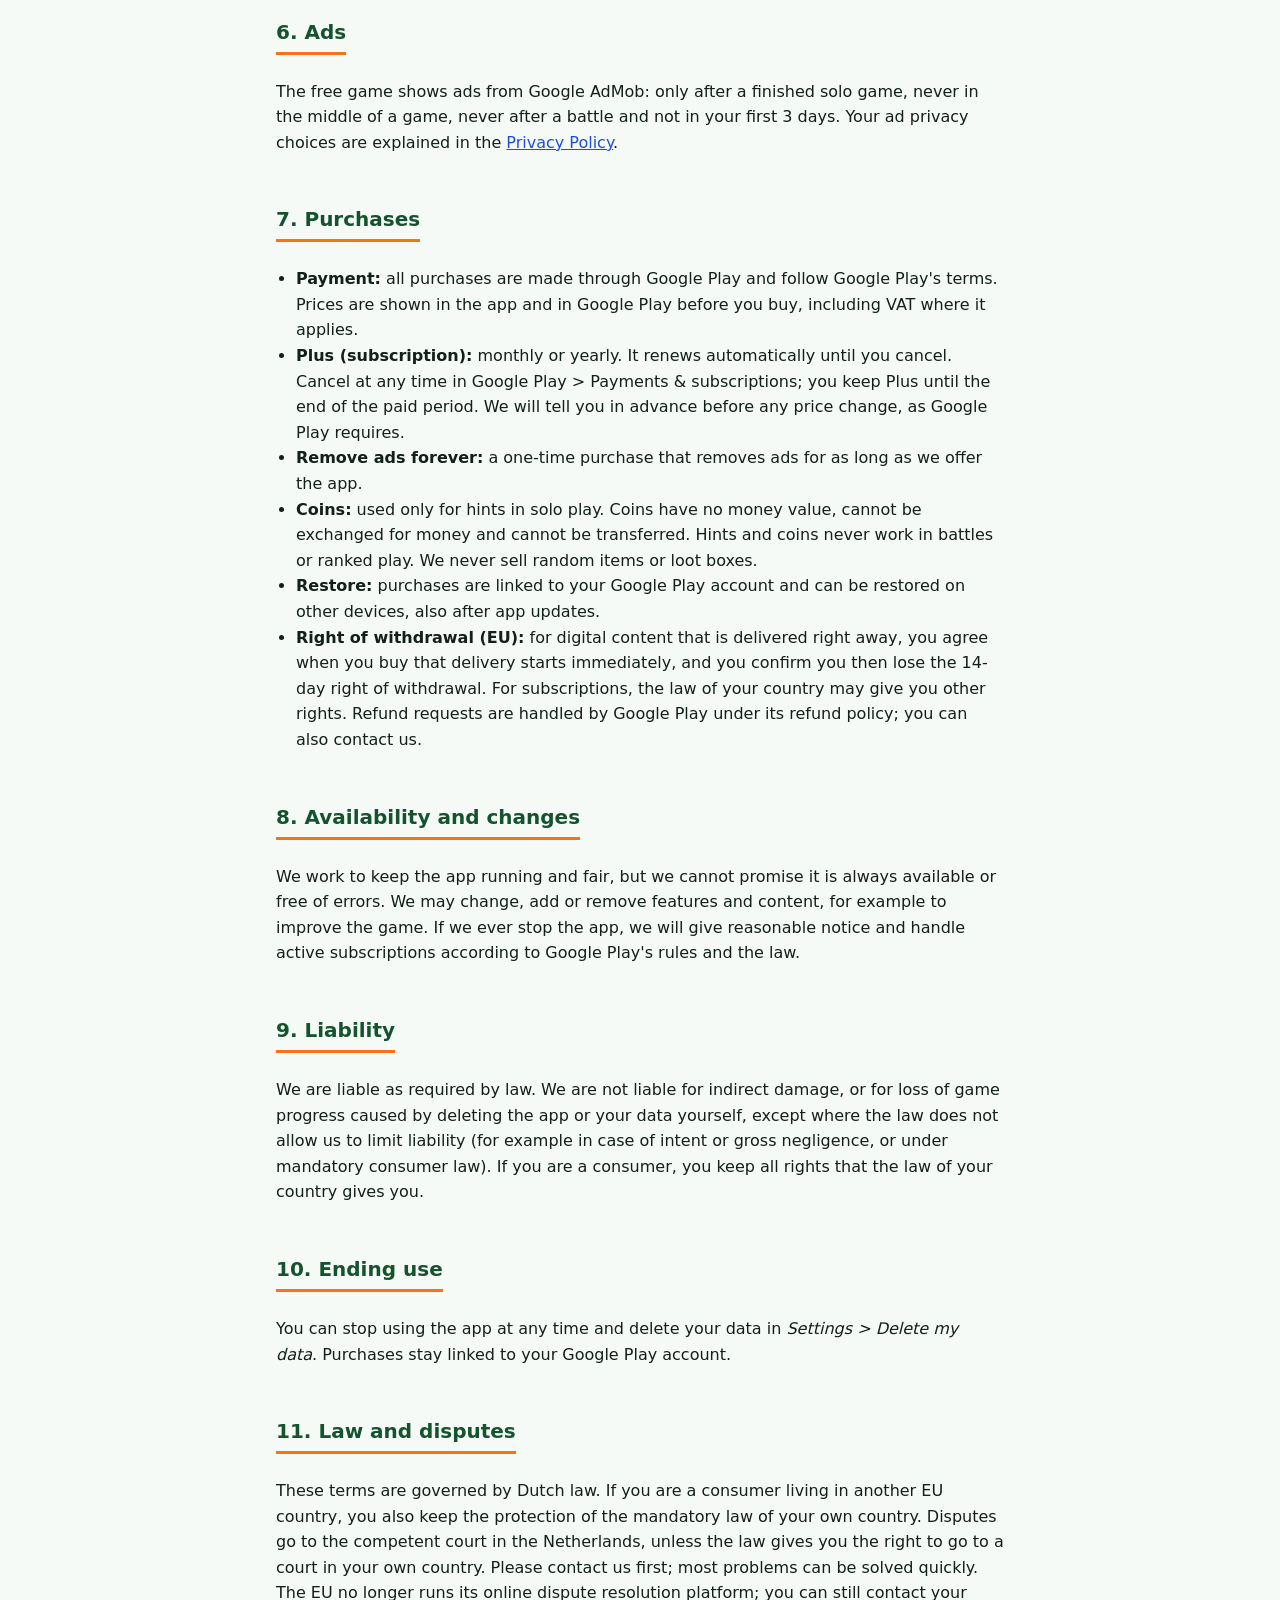
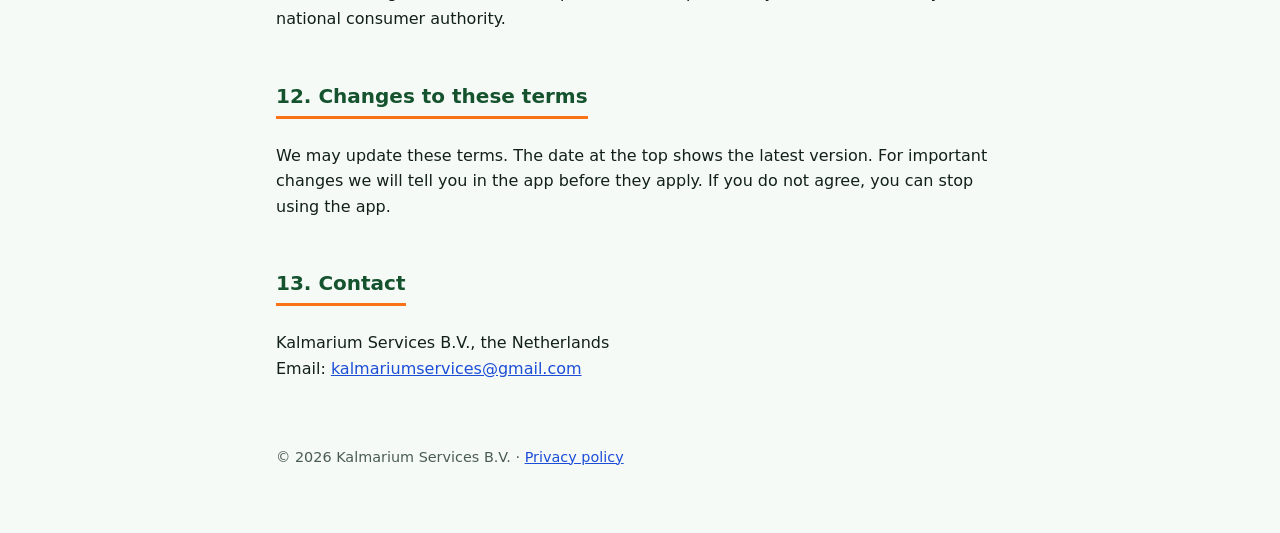
<file: terms.html>
<!doctype html>
<html lang="en">
<head>
<meta charset="utf-8">
<meta name="viewport" content="width=device-width, initial-scale=1">
<title>Knowdrop Terms of Use - Kalmarium Services</title>
<meta name="description" content="Terms of use for the Knowdrop trivia app: who provides it, how you may use it, accounts, purchases, content, liability and how to contact Kalmarium Services.">
<style>
  :root {
    --bg: #f6faf7; --text: #12201a; --muted: #4b5d53; --card: #ffffff; --line: #d7e5dc;
    --brand: #14532d; --brand-2: #15803d; --link: #1d4ed8; --fill-bg: #fef3c7; --fill-text: #7c2d12;
  }
  @media (prefers-color-scheme: dark) {
    :root {
      --bg: #0b0f0d; --text: #e8efea; --muted: #a3b8ab; --card: #121a16; --line: #22322a;
      --brand: #22c55e; --brand-2: #16a34a; --link: #60a5fa; --fill-bg: #422006; --fill-text: #fde68a;
    }
  }
  * { box-sizing: border-box; }
  body { margin: 0; background: var(--bg); color: var(--text);
         font: 16px/1.6 system-ui, -apple-system, "Segoe UI", Roboto, sans-serif; }
  header { background: linear-gradient(120deg, #14532d, #0e7490); color: #fff; padding: 28px 16px; }
  header .wrap { max-width: 760px; margin: 0 auto; }
  header h1 { margin: 0 0 4px; font-size: 1.7rem; }
  header p { margin: 0; color: #d1fae5; }
  main { max-width: 760px; margin: 0 auto; padding: 16px; }
  h2 { color: var(--brand); font-size: 1.25rem; margin: 32px 0 8px; padding-bottom: 4px;
       border-bottom: 3px solid #f97316; display: inline-block; }
  a { color: var(--link); }
  .card { background: var(--card); border: 1px solid var(--line); border-left: 5px solid var(--brand-2);
          border-radius: 12px; padding: 12px 16px; margin: 16px 0; }
  .fill { background: var(--fill-bg); color: var(--fill-text); padding: 0 4px; border-radius: 4px; font-weight: 600; }
  footer { max-width: 760px; margin: 32px auto; padding: 0 16px 32px; color: var(--muted); font-size: 0.9rem; }
  ul { padding-left: 20px; }
</style>
</head>
<body>
<header>
  <div class="wrap">
    <h1>Terms of Use</h1>
    <p>Knowdrop &middot; Android app &middot; Last updated: 7 November 2026</p>
  </div>
</header>
<main>

<div class="card">
  <strong>In short.</strong> Play fair, have fun, be at least 13. The game is free with optional ads and
  purchases. Coins have no money value. Questions are carefully checked but can still contain mistakes;
  please report them. Nothing here limits your rights as a consumer under the law.
</div>

<h2>1. Who we are</h2>
<p>The app is provided by <strong>Kalmarium Services B.V.</strong>, the Netherlands, email
<a href="mailto:kalmariumservices@gmail.com">kalmariumservices@gmail.com</a> ("we", "us"). By installing or using the app you
agree to these terms. Our <a href="privacy-policy.html">Privacy Policy</a> explains how we handle personal data.</p>

<h2>2. Who can play</h2>
<p>You must be at least 13 years old. If you are under the age of majority in your country, you need
permission from a parent or guardian, especially for purchases.</p>

<h2>3. Using the app</h2>
<ul>
  <li>We give you a personal, non-exclusive, non-transferable right to use the app on your devices for
    your own, non-commercial fun.</li>
  <li>Do not cheat, use bots or scripts, change or reverse engineer the app, abuse bugs, or try to
    get answers for ranked play in advance.</li>
  <li>Choose a nickname that is not offensive, does not pretend to be someone else, and contains no
    personal contact details. We may change or remove nicknames that break these rules.</li>
  <li>Do not use the app for anything unlawful, or to harass other players.</li>
</ul>
<p>If you break these rules we may remove scores from leaderboards, or block access to online
features. We will act in proportion and you can contact us if you disagree.</p>

<h2>4. Questions and content</h2>
<p>Questions are written with the help of AI and checked by a separate fact-check step against
reliable sources. Even so, mistakes can happen and facts can change. The game is for entertainment,
not for advice. Tap <em>Report</em> on any question you think is wrong; we review every report.</p>
<p>Pictures come from Wikimedia Commons under their own licences, listed in the app under
<em>Image credits</em>. The app, its design, texts and question collection belong to Kalmarium Services B.V.
or its licensors.</p>

<h2>5. Your suggestions</h2>
<p>If you suggest a topic or a question, you confirm that you wrote it yourself (or may share it) and
that it contains no personal data of others. You give us a free, worldwide, permanent licence to use,
edit, translate and publish it in the app and its marketing, without credit or payment. We decide which
suggestions to use; all go through review and fact-checking first.</p>

<h2>6. Ads</h2>
<p>The free game shows ads from Google AdMob: only after a finished solo game, never in the middle of a
game, never after a battle and not in your first 3 days. Your ad privacy choices are explained in the
<a href="privacy-policy.html">Privacy Policy</a>.</p>

<h2>7. Purchases</h2>
<ul>
  <li><strong>Payment:</strong> all purchases are made through Google Play and follow Google Play's terms.
    Prices are shown in the app and in Google Play before you buy, including VAT where it applies.</li>
  <li><strong>Plus (subscription):</strong> monthly or yearly. It renews automatically until you cancel.
    Cancel at any time in Google Play &gt; Payments &amp; subscriptions; you keep Plus until the end of the
    paid period. We will tell you in advance before any price change, as Google Play requires.</li>
  <li><strong>Remove ads forever:</strong> a one-time purchase that removes ads for as long as we offer the
    app.</li>
  <li><strong>Coins:</strong> used only for hints in solo play. Coins have no money value, cannot be
    exchanged for money and cannot be transferred. Hints and coins never work in battles or ranked
    play. We never sell random items or loot boxes.</li>
  <li><strong>Restore:</strong> purchases are linked to your Google Play account and can be restored on
    other devices, also after app updates.</li>
  <li><strong>Right of withdrawal (EU):</strong> for digital content that is delivered right away, you
    agree when you buy that delivery starts immediately, and you confirm you then lose the 14-day right
    of withdrawal. For subscriptions, the law of your country may give you other rights. Refund requests
    are handled by Google Play under its refund policy; you can also contact us.</li>
</ul>

<h2>8. Availability and changes</h2>
<p>We work to keep the app running and fair, but we cannot promise it is always available or free of
errors. We may change, add or remove features and content, for example to improve the game. If we
ever stop the app, we will give reasonable notice and handle active subscriptions according to Google
Play's rules and the law.</p>

<h2>9. Liability</h2>
<p>We are liable as required by law. We are not liable for indirect damage, or for loss of game
progress caused by deleting the app or your data yourself, except where the law does not allow us to
limit liability (for example in case of intent or gross negligence, or under mandatory consumer law).
If you are a consumer, you keep all rights that the law of your country gives you.</p>

<h2>10. Ending use</h2>
<p>You can stop using the app at any time and delete your data in <em>Settings &gt; Delete my data</em>.
Purchases stay linked to your Google Play account.</p>

<h2>11. Law and disputes</h2>
<p>These terms are governed by Dutch law. If you are a consumer living in another EU country, you also
keep the protection of the mandatory law of your own country. Disputes go to the competent court in the
Netherlands, unless the law gives you the right to go to a court in your own country. Please contact us
first; most problems can be solved quickly. The EU no longer runs its online dispute resolution platform;
you can still contact your national consumer authority.</p>

<h2>12. Changes to these terms</h2>
<p>We may update these terms. The date at the top shows the latest version. For important changes we
will tell you in the app before they apply. If you do not agree, you can stop using the app.</p>

<h2>13. Contact</h2>
<p>Kalmarium Services B.V., the Netherlands<br>
Email: <a href="mailto:kalmariumservices@gmail.com">kalmariumservices@gmail.com</a></p>

</main>
<footer>
  &copy; 2026 Kalmarium Services B.V. &middot; <a href="privacy-policy.html">Privacy policy</a>
</footer>
</body>
</html>
</file>
<file: game/assets/index-v8AhMyoK.css>
:root{color-scheme:dark;--bg: #0c0f0d;--surface: #121613;--surface-2: #171c18;--surface-3: #1d231f;--surface-4: #242b26;--text: #eceFEC;--text-2: #9ba59e;--outline: #5f6a63;--hairline: #262d28;--primary: #22c55e;--on-primary: #052e16;--primary-container: #10261a;--on-primary-container: #bbf7d0;--correct: #22c55e;--on-correct: #052e16;--correct-container: #10261a;--wrong: #f87171;--on-wrong: #2b0505;--wrong-container: #2a1313;--gold: #facc15;--flame: #f97316;--coin: #60a5fa;--timer-safe: #eceFEC;--timer-warn: #fbbf24;--timer-danger: #f87171;--focus: #86efac;--backdrop: rgba(0, 0, 0, .6);--init-bg-l: 24%;--init-fg-l: 82%;--r-card: 12px;--r-btn: 10px;--r-chip: 8px;--font: system-ui, -apple-system, "Segoe UI", Roboto, "Helvetica Neue", Arial, "Noto Sans", sans-serif, "Apple Color Emoji", "Segoe UI Emoji", "Noto Color Emoji";--mono: ui-monospace, SFMono-Regular, Menlo, Consolas, "Liberation Mono", monospace}@media (prefers-color-scheme: light){:root:not([data-theme]){color-scheme:light;--bg: #fafaf7;--surface: #ffffff;--surface-2: #f4f5f1;--surface-3: #eef0eb;--surface-4: #e7eae4;--text: #111512;--text-2: #5a635d;--outline: #8a938c;--hairline: #dde1db;--primary: #15803d;--on-primary: #ffffff;--primary-container: #e6f6eb;--on-primary-container: #14532d;--correct: #15803d;--on-correct: #ffffff;--correct-container: #e6f6eb;--wrong: #dc2626;--on-wrong: #ffffff;--wrong-container: #fdecec;--gold: #b45309;--flame: #ea580c;--coin: #2563eb;--timer-safe: #111512;--timer-warn: #b45309;--timer-danger: #dc2626;--focus: #15803d;--backdrop: rgba(17, 21, 18, .45);--init-bg-l: 88%;--init-fg-l: 26%}}:root[data-theme=light]{color-scheme:light;--bg: #fafaf7;--surface: #ffffff;--surface-2: #f4f5f1;--surface-3: #eef0eb;--surface-4: #e7eae4;--text: #111512;--text-2: #5a635d;--outline: #8a938c;--hairline: #dde1db;--primary: #15803d;--on-primary: #ffffff;--primary-container: #e6f6eb;--on-primary-container: #14532d;--correct: #15803d;--on-correct: #ffffff;--correct-container: #e6f6eb;--wrong: #dc2626;--on-wrong: #ffffff;--wrong-container: #fdecec;--gold: #b45309;--flame: #ea580c;--coin: #2563eb;--timer-safe: #111512;--timer-warn: #b45309;--timer-danger: #dc2626;--focus: #15803d;--backdrop: rgba(17, 21, 18, .45);--init-bg-l: 88%;--init-fg-l: 26%}:root[data-theme=dark]{color-scheme:dark}*,*:before,*:after{box-sizing:border-box}html{-webkit-text-size-adjust:100%;text-size-adjust:100%}body{margin:0;background:var(--bg);color:var(--text);font-family:var(--font);font-size:16px;line-height:1.5;font-weight:400;-webkit-font-smoothing:antialiased;min-height:100vh;min-height:100dvh}h1,h2,h3{margin:0 0 .5rem;font-weight:600;line-height:1.2;letter-spacing:-.01em}h1{font-size:1.75rem}h2{font-size:1.25rem}h3{font-size:1.05rem}p{margin:0 0 .75rem}a{color:var(--primary);text-decoration-thickness:1px;text-underline-offset:3px}strong{font-weight:600}img{max-width:100%}button,input,select,textarea{font:inherit;color:inherit}ol,ul{margin:0;padding:0;list-style:none}fieldset{margin:0;padding:0;border:0;min-width:0}legend{padding:0}:focus-visible{outline:3px solid var(--focus);outline-offset:2px;border-radius:6px}.muted{color:var(--text-2)}.small{font-size:.875rem}.center{text-align:center}.mono{font-family:var(--mono);letter-spacing:.04em}.label{font-size:.75rem;font-weight:600;letter-spacing:.08em;text-transform:uppercase;color:var(--text-2);margin:1rem 0 .4rem}.empty{padding:1.25rem 0;text-align:center}.skip-link{position:absolute;left:8px;top:-60px;background:var(--surface);border:1px solid var(--outline);border-radius:var(--r-btn);padding:8px 12px;z-index:100}.skip-link:focus{top:8px}.header{position:sticky;top:0;z-index:20;display:flex;align-items:center;justify-content:space-between;gap:12px;height:56px;padding:0 max(16px,env(safe-area-inset-left));background:color-mix(in srgb,var(--bg) 92%,transparent);backdrop-filter:blur(8px);border-bottom:1px solid var(--hairline)}.brand{display:inline-flex;align-items:center;gap:8px;color:var(--text);font-weight:600;font-size:1.125rem;text-decoration:none;letter-spacing:-.01em}.header-actions{display:flex;align-items:center;gap:4px}.header-profile{display:inline-flex;align-items:center;gap:8px;height:44px;padding:0 8px;border-radius:var(--r-btn);color:var(--text);text-decoration:none}.header-profile:hover{background:var(--surface-3)}.header-name{max-width:120px;overflow:hidden;text-overflow:ellipsis;white-space:nowrap;font-size:.9rem}@media (max-width: 420px){.header-name{display:none}}#root{display:flex;flex-direction:column;min-height:100vh;min-height:100dvh}.main{outline:none;flex:1 0 auto}.main-full{min-height:100vh}.page{max-width:760px;margin:0 auto;padding:20px 16px 64px}.page-wide{max-width:1080px}.page-narrow{max-width:520px}.page-title{margin-bottom:1rem}.back-link{display:inline-flex;align-items:center;gap:4px;margin:0 0 12px -4px;padding:6px 8px;border-radius:var(--r-btn);color:var(--text-2);text-decoration:none;font-size:.9rem}.back-link:hover{background:var(--surface-3);color:var(--text)}.section-head{display:flex;align-items:center;justify-content:space-between;gap:12px;margin-bottom:4px}.section-head h2,.section-head h3{margin:0}.summary-row{display:flex;align-items:center;justify-content:space-between;gap:12px}.summary-text{margin:0;font-weight:600}.card{background:var(--surface);border:1px solid var(--hairline);border-radius:var(--r-card);padding:20px;margin-bottom:16px}.card>h1:first-child,.card>h2:first-child{margin-top:0}.guest{margin-top:8px}.picture-card{position:relative;display:block;width:100%;aspect-ratio:16 / 10;padding:0;overflow:hidden;border:1px solid var(--hairline);border-radius:var(--r-card);background:var(--surface-3);color:#fff;text-align:left;text-decoration:none;cursor:pointer;isolation:isolate}.picture-card-tall{aspect-ratio:16 / 9}.picture-card-img{position:absolute;inset:0;width:100%;height:100%;object-fit:cover;transition:transform .4s ease}.picture-card:hover .picture-card-img{transform:scale(1.03)}.picture-card-scrim{position:absolute;inset:0;background:linear-gradient(to top,#000000c7,#00000059 45%,#0000 75%)}.picture-card-text{position:absolute;left:0;right:0;bottom:0;display:flex;flex-direction:column;gap:2px;padding:16px}.picture-card-title{font-size:1.25rem;font-weight:600;letter-spacing:-.01em}.picture-card-body{font-size:.9rem;opacity:.92;max-width:34ch}.notice{display:flex;align-items:center;justify-content:space-between;gap:12px;padding:12px 14px;margin:0 0 12px;border:1px solid var(--hairline);border-radius:var(--r-btn);background:var(--surface-2)}.notice-error{border-color:var(--wrong);background:var(--wrong-container)}.notice-warn{border-color:var(--timer-warn)}.spinner-wrap{display:flex;align-items:center;justify-content:center;gap:12px;padding:32px 0}.spinner{width:22px;height:22px;border:3px solid var(--hairline);border-top-color:var(--primary);border-radius:50%;animation:spin .8s linear infinite}.spinner-sm{width:14px;height:14px;border-width:2px}@keyframes spin{to{transform:rotate(360deg)}}.badge{display:inline-block;margin-left:6px;padding:1px 8px;border:1px solid var(--hairline);border-radius:var(--r-chip);font-size:.72rem;font-weight:600;letter-spacing:.02em;color:var(--text-2);vertical-align:middle;white-space:nowrap}.badge-host{color:var(--primary);border-color:var(--primary)}.badge-team{color:var(--coin);border-color:var(--coin)}.badge-gold{color:var(--gold);border-color:var(--gold)}.avatar{display:inline-flex;align-items:center;justify-content:center;flex:none;border-radius:50%;background:var(--surface-3);border:1px solid var(--hairline);line-height:1}.avatar-initials{background:hsl(var(--hue) 38% var(--init-bg-l));color:hsl(var(--hue) 60% var(--init-fg-l));border-color:transparent;font-weight:600;letter-spacing:.02em}.avatar-grid{display:grid;grid-template-columns:repeat(auto-fill,minmax(46px,1fr));gap:6px;margin-bottom:16px;max-height:232px;overflow-y:auto;padding:2px}.avatar-choice{aspect-ratio:1;font-size:1.5rem;line-height:1;background:var(--surface-2);border:1px solid var(--hairline);border-radius:var(--r-btn);cursor:pointer}.avatar-choice:hover{border-color:var(--outline)}.avatar-choice-on{border:2px solid var(--primary);background:var(--primary-container)}.toasts{position:fixed;left:50%;bottom:max(16px,env(safe-area-inset-bottom));transform:translate(-50%);z-index:90;display:flex;flex-direction:column;gap:8px;width:min(92vw,440px);pointer-events:none}.toast{pointer-events:auto;display:flex;align-items:center;justify-content:space-between;gap:12px;padding:12px 14px;background:var(--surface-4);border:1px solid var(--outline);border-radius:var(--r-btn);animation:toast-in .22s ease both}.toast-error{border-color:var(--wrong)}.toast-success{border-color:var(--primary)}.toast-close{background:none;border:0;font-size:1.25rem;line-height:1;color:var(--text-2);cursor:pointer;padding:0 4px}@keyframes toast-in{0%{opacity:0;transform:translateY(8px)}}.consent{position:fixed;left:50%;bottom:12px;transform:translate(-50%);width:min(94vw,640px);z-index:80;background:var(--surface);border:1px solid var(--outline);border-radius:var(--r-card);padding:14px 16px;display:flex;align-items:center;gap:16px}.consent p{margin:0;font-size:.9rem}.consent-actions{display:flex;gap:8px;flex:none}@media (max-width: 560px){.consent{flex-direction:column;align-items:stretch}.consent-actions .btn{flex:1}}.ad-banner{flex:none;width:100%;max-width:760px;margin:0 auto;padding:6px 16px 10px;text-align:center}.ad-banner .ad-label{margin-bottom:2px}.ad-banner-unit{width:100%;min-height:50px;max-height:100px;overflow:hidden}.ad-banner:has(.ad-banner-unit[data-ad-status=unfilled]){display:none}.ad-label{display:block;font-size:.7rem;letter-spacing:.08em;text-transform:uppercase;color:var(--text-2);margin-bottom:4px}@media (prefers-reduced-motion: reduce){*,*:before,*:after{animation-duration:.01ms!important;animation-iteration-count:1!important;transition-duration:.01ms!important;scroll-behavior:auto!important}}.btn{display:inline-flex;align-items:center;justify-content:center;gap:8px;min-height:44px;padding:0 18px;border:1px solid var(--hairline);border-radius:var(--r-btn);background:var(--surface);color:var(--text);font-weight:600;font-size:.95rem;line-height:1.2;text-decoration:none;cursor:pointer;transition:background .12s ease,border-color .12s ease}.btn:hover:not(:disabled){background:var(--surface-3);border-color:var(--outline)}.btn:disabled{opacity:.5;cursor:not-allowed}.btn-primary{background:var(--primary);border-color:var(--primary);color:var(--on-primary)}.btn-primary:hover:not(:disabled){background:var(--primary);border-color:var(--primary);filter:brightness(1.08)}.btn-ghost{background:transparent;border-color:transparent;color:var(--text-2)}.btn-ghost:hover:not(:disabled){background:var(--surface-3);border-color:transparent;color:var(--text)}.btn-danger{color:var(--wrong);border-color:var(--wrong);background:transparent}.btn-danger:hover:not(:disabled){background:var(--wrong-container);border-color:var(--wrong)}.btn-sm{min-height:36px;padding:0 12px;font-size:.875rem}.btn-lg{min-height:56px;font-size:1.05rem;padding:0 24px}.btn-block{display:flex;width:100%;margin-top:12px}.icon-btn{display:inline-flex;align-items:center;justify-content:center;width:40px;height:40px;padding:0;border:0;border-radius:var(--r-btn);background:transparent;color:var(--text-2);font-size:1.4rem;line-height:1;cursor:pointer}.icon-btn:hover:not(:disabled){background:var(--surface-3);color:var(--text)}.icon-btn:disabled{opacity:.35;cursor:not-allowed}.link-btn{background:none;border:0;padding:0;color:var(--primary);text-decoration:underline;cursor:pointer}.field{display:block;margin-bottom:14px}.field-head{display:flex;justify-content:space-between;align-items:baseline;margin-bottom:4px}.field-head label,span.field-head{font-size:.875rem;font-weight:600}.field-counter{font-size:.75rem;color:var(--text-2)}.field-msg{margin:4px 0 0;font-size:.8125rem;color:var(--text-2)}.field-msg-error{color:var(--wrong)}.input{display:block;width:100%;min-height:46px;padding:10px 12px;border:1px solid var(--outline);border-radius:var(--r-btn);background:var(--surface-2);color:var(--text)}.input::placeholder{color:var(--text-2);opacity:.8}.input:hover{border-color:var(--text-2)}.input:focus-visible{outline:3px solid var(--focus);outline-offset:1px;border-color:var(--primary)}.field-error .input{border-color:var(--wrong)}.textarea{resize:vertical;line-height:1.4;min-height:80px}.input-code{text-transform:uppercase;letter-spacing:.35em;font-size:1.75rem;font-weight:600;text-align:center;font-family:var(--mono)}select.input{appearance:auto}.check-inline{display:inline-flex;align-items:center;gap:8px;font-size:.875rem}.check-inline input{width:18px;height:18px;accent-color:var(--primary)}.segmented{display:flex;flex-wrap:wrap;gap:8px}.segmented-stacked{flex-direction:column}.segment{display:flex;flex-direction:column;align-items:flex-start;justify-content:center;gap:2px;flex:1 1 auto;min-height:44px;padding:8px 14px;border:1px solid var(--hairline);border-radius:var(--r-btn);background:var(--surface);text-align:left;cursor:pointer}.segment:hover:not(:disabled){border-color:var(--outline)}.segment-on,.segment-on:hover:not(:disabled){border:2px solid var(--primary);padding:7px 13px;background:var(--primary-container)}.segment-label{font-weight:600;display:inline-flex;align-items:center;gap:6px}.segment-desc{font-size:.8125rem;color:var(--text-2)}.seg-row{display:flex;gap:8px;margin-bottom:16px}.seg-row .segment{flex-direction:row;align-items:center;justify-content:center;flex:1}.chip-row{display:flex;flex-wrap:wrap;gap:8px}.chip{min-height:36px;padding:0 12px;border:1px solid var(--hairline);border-radius:var(--r-chip);background:var(--surface);cursor:pointer;font-size:.9rem}.chip:hover:not(:disabled){border-color:var(--outline)}.chip-on{border-color:var(--primary);background:var(--primary-container);color:var(--on-primary-container);font-weight:600}.switch-row{display:flex;align-items:center;justify-content:space-between;gap:16px;padding:10px 0;border-top:1px solid var(--hairline)}.switch-text{display:flex;flex-direction:column}.switch-text label{font-weight:600}.switch{position:relative;flex:none;width:48px;height:28px;border:1px solid var(--outline);border-radius:14px;background:var(--surface-3);cursor:pointer;padding:0}.switch-knob{position:absolute;top:3px;left:3px;width:20px;height:20px;border-radius:50%;background:var(--text-2);transition:transform .16s ease,background .16s ease}.switch-on{background:var(--primary);border-color:var(--primary)}.switch-on .switch-knob{transform:translate(20px);background:var(--on-primary)}.radio{width:20px;height:20px;flex:none;accent-color:var(--primary);cursor:pointer}.modal-backdrop{position:fixed;inset:0;z-index:60;display:flex;align-items:center;justify-content:center;padding:16px;background:var(--backdrop)}.modal{display:flex;flex-direction:column;width:min(100%,480px);max-height:min(90vh,900px);background:var(--surface);border:1px solid var(--outline);border-radius:var(--r-card);outline:none}.modal-wide{width:min(100%,760px)}.modal-head{display:flex;align-items:center;justify-content:space-between;padding:14px 16px 6px 20px}.modal-head h2{margin:0}.modal-body{padding:8px 20px 16px;overflow-y:auto}.modal-foot{display:flex;justify-content:flex-end;gap:8px;padding:12px 20px;border-top:1px solid var(--hairline)}@media (max-width: 560px){.modal-backdrop{align-items:flex-end;padding:0}.modal{width:100%;max-height:92vh;border-radius:var(--r-card) var(--r-card) 0 0}}.cred-row{margin-bottom:12px}.cred-value{display:flex;align-items:center;gap:8px}.cred-code{flex:1;min-width:0;padding:10px 12px;background:var(--surface-2);border:1px solid var(--hairline);border-radius:var(--r-btn);overflow-wrap:anywhere;font-size:1rem}.home-head{margin-bottom:20px}.home-head h1{font-size:2rem;margin-bottom:4px}.home-grid{display:grid;grid-template-columns:repeat(2,1fr);gap:16px}@media (max-width: 640px){.home-grid{grid-template-columns:1fr}.picture-card{aspect-ratio:16 / 9}}.home-links{margin-top:28px;text-align:center}.google-button{min-height:44px;margin:8px 0 12px}.guest-google{margin-top:8px;padding-top:12px;border-top:1px solid var(--hairline)}.open-games{margin-top:28px}.open-list{display:flex;flex-direction:column;gap:0}.open-row{display:flex;align-items:center;justify-content:space-between;gap:12px;padding:14px 16px;margin-bottom:8px}.host-layout{display:grid;grid-template-columns:minmax(0,1fr);gap:16px}.host-side{position:sticky;bottom:0;padding:12px 0 8px;background:linear-gradient(to top,var(--bg) 70%,transparent);z-index:5}.host-side .btn-block{margin-top:0}.pin-row{display:flex;align-items:flex-end;gap:12px;margin-top:12px}.pin-row .field{flex:1;margin-bottom:0}.pin-row .btn{margin-bottom:2px}.topic-grid{display:grid;grid-template-columns:repeat(auto-fill,minmax(104px,1fr));gap:10px}.topic{position:relative;display:flex;flex-direction:column;align-items:stretch;padding:0;overflow:hidden;border:1px solid var(--hairline);border-radius:var(--r-card);background:var(--surface-2);cursor:pointer;text-align:center}.topic:hover{border-color:var(--outline)}.topic img{width:100%;aspect-ratio:4 / 3;object-fit:cover;display:block;background:var(--surface-3)}.topic-emoji{display:flex;align-items:center;justify-content:center;aspect-ratio:4 / 3;font-size:2rem;background:var(--surface-3)}.topic-label{padding:6px 6px 8px;font-size:.8125rem;font-weight:600;line-height:1.2}.topic-on{border:2px solid var(--primary)}.topic-on .topic-label{background:var(--primary-container);color:var(--on-primary-container);padding:5px 5px 7px}.subs-list{margin-top:8px}.profile-head{display:flex;align-items:center;gap:16px;margin-bottom:16px}.profile-name{font-size:1.25rem}.stats{display:grid;grid-template-columns:repeat(auto-fill,minmax(130px,1fr));gap:12px;margin:0}.stats div{padding:12px;border:1px solid var(--hairline);border-radius:var(--r-btn)}.stats dt{font-size:.75rem;color:var(--text-2)}.stats dd{margin:2px 0 0;font-size:1.4rem;font-weight:600;font-variant-numeric:tabular-nums}.admin-bar{display:flex;justify-content:flex-end;gap:8px;margin-bottom:12px}.admin-cols{display:grid;grid-template-columns:minmax(0,1fr);gap:20px}@media (min-width: 900px){.admin-cols{grid-template-columns:minmax(0,1fr) 340px;align-items:start}}.set-list{display:flex;flex-direction:column}.admin-cols h2{margin-top:24px}.set-card{display:flex;flex-wrap:wrap;align-items:center;justify-content:space-between;gap:12px;padding:16px;margin-bottom:10px}.set-main{flex:1 1 260px;min-width:0}.set-title{font-weight:600;font-size:1.1rem;color:var(--text);text-decoration:none}.set-title:hover{text-decoration:underline}.set-desc{margin:2px 0}.set-actions{display:flex;flex-wrap:wrap;gap:6px}.admin-set-head{display:flex;flex-wrap:wrap;align-items:flex-start;justify-content:space-between;gap:12px;margin-bottom:12px}.admin-set-head .page-title{margin-bottom:0}.admin-set-actions{display:flex;gap:8px;flex-wrap:wrap}.subs{margin-top:12px}.subrows{display:grid;gap:8px;margin-top:8px}.subrows-label{margin-top:6px}.subrow{position:relative;display:flex;align-items:center;width:100%;min-height:76px;padding:12px 14px;overflow:hidden;text-align:left;color:#fff;background:#234;border:2px solid transparent;border-radius:var(--r-card);cursor:pointer}.subrow-bg{position:absolute;inset:0;width:100%;height:100%;object-fit:cover}.subrow-shade{position:absolute;inset:0;background:linear-gradient(90deg,#000000b8,#00000026)}.subrow-all .subrow-shade{background:linear-gradient(90deg,#0009,#0000001f)}.subrow-all .subrow-title{font-weight:700}.subrow-text{position:relative;flex:1;display:grid;gap:2px}.subrow-title{font-size:1rem}.subrow-count{font-size:.8rem;opacity:.85}.subrow .badge{position:relative;margin-left:8px}.subrow-check{position:relative;margin-left:10px;font-weight:700}.subrow:hover{filter:brightness(1.08)}.subrow:focus-visible{outline:3px solid #fff;outline-offset:2px}.subrow-on{border-color:#22c55e}.badge-new{background:#dc2626;color:#fff}.qv-audio{width:100%;margin:4px 0 8px}.room-bar{display:flex;align-items:center;justify-content:space-between;gap:8px;margin-bottom:12px}.lobby-top{display:grid;grid-template-columns:1fr auto;gap:16px;align-items:stretch}.code-card{text-align:center;margin-bottom:16px}.code-card .label{margin-top:0}.code-big{font-family:var(--mono);font-size:clamp(2.75rem,12vw,4.25rem);font-weight:600;letter-spacing:.22em;padding-left:.22em;line-height:1.1;margin:4px 0}.pin-badge{display:inline-block;margin:0 0 8px;padding:2px 12px;border:1px solid var(--coin);border-radius:var(--r-chip);color:var(--coin);font-weight:600}.code-actions{display:flex;justify-content:center;flex-wrap:wrap;gap:8px}.qr-card{display:flex;align-items:center;justify-content:center;padding:12px;background:#fff;border-color:var(--hairline)}.qr{display:block;border-radius:6px}@media (max-width: 560px){.lobby-top{grid-template-columns:1fr}.qr-card{justify-self:center}}.player-list{display:flex;flex-direction:column}.player-row{display:flex;align-items:center;gap:12px;min-height:52px;border-top:1px solid var(--hairline)}.player-row:first-child{border-top:0}.player-row-offline{opacity:.55}.player-name{flex:1;min-width:0;font-weight:600;overflow-wrap:anywhere}.ready-mark{display:inline-flex;align-items:center;gap:4px;color:var(--primary);font-size:.875rem;font-weight:600}.lobby-actions{margin:4px 0 0}.lobby-actions .btn-block{margin-top:0}.countdown{text-align:center;padding:72px 0}.countdown-number{font-size:clamp(6rem,30vw,12rem);font-weight:600;line-height:1;font-variant-numeric:tabular-nums;animation:pop 1s ease both}@keyframes pop{0%{transform:scale(1.25);opacity:0}25%{transform:scale(1);opacity:1}to{opacity:.85}}.play{max-width:720px;margin:0 auto}.play-head{display:flex;align-items:center;justify-content:space-between;gap:8px;margin-bottom:10px;min-height:40px}.play-round{display:flex;align-items:center;flex-wrap:wrap;gap:4px}.timer{height:6px;margin-bottom:18px;border-radius:3px;background:var(--surface-3);overflow:hidden}.timer-fill{height:100%;width:100%;transform-origin:left center;transition:transform .11s linear,background-color .3s ease}.timer-safe{background:var(--timer-safe)}.timer-warn{background:var(--timer-warn)}.timer-danger{background:var(--timer-danger)}.timer-paused{opacity:.4}.qv-picture{margin:0 0 16px;display:flex;justify-content:center;background:var(--surface-3);border:1px solid var(--hairline);border-radius:var(--r-card);overflow:hidden}.qv-picture img{display:block;width:100%;max-height:300px;object-fit:contain;transition:filter .2s linear}.qv-text{margin:0 0 18px;font-size:1.4rem;line-height:1.3;font-weight:600;letter-spacing:-.2px;overflow-wrap:anywhere}.qv-answers{display:grid;grid-template-columns:1fr;gap:10px}.answer{position:relative;display:flex;align-items:center;gap:14px;width:100%;min-height:60px;padding:10px 14px;border:1.5px solid var(--hairline);border-radius:var(--r-btn);background:var(--surface);text-align:left;font-size:1.0625rem;font-weight:500;cursor:pointer;transition:border-color .12s ease,background .12s ease,opacity .2s ease}.answer:disabled{cursor:default}.answer:hover:not(:disabled){border-color:var(--outline);background:var(--surface-2)}.answer:active:not(:disabled){background:var(--surface-3)}.answer-letter{display:inline-flex;align-items:center;justify-content:center;flex:none;width:32px;height:32px;border:1.5px solid var(--outline);border-radius:var(--r-chip);font-weight:600;font-size:.9rem;color:var(--text-2)}.answer-text{flex:1;min-width:0;overflow-wrap:anywhere}.answer-mark{flex:none}.answer-picked{border-color:var(--primary);background:var(--primary-container)}.answer-picked .answer-letter{border-color:var(--primary);color:var(--primary)}.answer-correct{border:2px solid var(--correct);background:var(--correct-container)}.answer-correct .answer-letter{background:var(--correct);border-color:var(--correct);color:var(--on-correct)}.answer-correct .answer-mark{color:var(--correct)}.answer-wrong{border:2px solid var(--wrong);background:var(--wrong-container)}.answer-wrong .answer-letter{background:var(--wrong);border-color:var(--wrong);color:var(--on-wrong)}.answer-wrong .answer-mark{color:var(--wrong)}.answer-dim{opacity:.5}.answer-idle:disabled,.answer-picked:disabled{opacity:1}.play-status{min-height:56px;margin:14px 0 6px}.result-line{padding:12px 14px;border:1px solid var(--hairline);border-left-width:4px;border-radius:var(--r-btn);background:var(--surface)}.result-right{border-left-color:var(--correct)}.result-wrong{border-left-color:var(--wrong)}.result-points{color:var(--correct);font-variant-numeric:tabular-nums}.fun-fact{margin:6px 0 0;font-size:.9375rem;color:var(--text-2)}.fun-fact .label{display:inline;margin:0 6px 0 0}.board{position:relative;margin:8px 0 12px;border:1px solid var(--hairline);border-radius:var(--r-card);background:var(--surface);overflow:hidden}.board-row{position:relative;display:flex;align-items:center;gap:10px;min-height:52px;padding:8px 14px;background:var(--surface);border-top:1px solid var(--hairline)}.board-row:first-child{border-top:0}.board-row-me{background:var(--primary-container)}.board-row-out{opacity:.55}.board-row-offline .board-name{opacity:.6}.board-rank{width:20px;text-align:center;color:var(--text-2);font-weight:600;font-variant-numeric:tabular-nums}.board-name{flex:1;min-width:0;font-weight:600;overflow:hidden;text-overflow:ellipsis;white-space:nowrap}.board-mark{display:inline-flex;color:var(--primary)}.board-mark .crown-mark{color:var(--gold)}.board-gain{color:var(--correct);font-weight:600;font-size:.875rem;font-variant-numeric:tabular-nums;animation:gain .7s ease both}@keyframes gain{0%{opacity:0;transform:translateY(6px)}}.board-score{min-width:64px;text-align:right;font-weight:600;font-size:1.1rem;font-variant-numeric:tabular-nums}.reaction-bar{display:flex;flex-wrap:wrap;justify-content:center;gap:6px;margin:6px 0}.reaction-btn{width:44px;height:44px;font-size:1.4rem;line-height:1;border:1px solid var(--hairline);border-radius:var(--r-btn);background:var(--surface);cursor:pointer}.reaction-btn:hover{background:var(--surface-3);border-color:var(--outline)}.reaction-btn:active{transform:scale(.92)}.reaction-float{position:fixed;left:0;right:0;bottom:0;height:60vh;pointer-events:none;z-index:30;overflow:hidden}.reaction-bubble{position:absolute;bottom:0;display:inline-flex;flex-direction:column;align-items:center;animation:float-up 3.1s ease-out both}.reaction-emoji{font-size:2.4rem;line-height:1}.reaction-name{margin-top:2px;padding:0 8px;font-size:.75rem;font-weight:600;background:var(--surface-4);border:1px solid var(--hairline);border-radius:var(--r-chip);max-width:120px;overflow:hidden;text-overflow:ellipsis;white-space:nowrap}@keyframes float-up{0%{transform:translateY(0) scale(.7);opacity:0}12%{opacity:1;transform:translateY(-30px) scale(1)}to{transform:translateY(-48vh) scale(1);opacity:0}}.pause-panel{display:flex;flex-direction:column;align-items:center;text-align:center;gap:4px;padding:48px 16px;margin-bottom:16px;border:1px solid var(--hairline);border-radius:var(--r-card);background:var(--surface)}.pause-panel h2{margin-bottom:4px}.pause-panel .btn{margin-top:12px}.pause-count{font-size:2.5rem}.pause-panel-large{border:0;background:transparent}.pause-panel-large h2{font-size:clamp(2rem,5vw,4rem)}.pause-panel-large p{font-size:clamp(1.1rem,2vw,1.75rem)}.podium-title{text-align:center;font-size:clamp(1.6rem,5vw,2.2rem);margin-bottom:18px}.podium-list{display:flex;flex-direction:column;gap:10px}.podium-row{display:flex;align-items:center;gap:12px;padding:12px 16px;border:1px solid var(--hairline);border-radius:var(--r-card);background:var(--surface);animation:rise .7s cubic-bezier(.2,.8,.2,1) both}.podium-row-first{border:2px solid var(--gold);background:var(--surface-2)}.podium-row-me{background:var(--primary-container)}.podium-medal{width:32px;text-align:center;font-size:1.6rem;font-weight:600;line-height:1}.podium-name{flex:1;min-width:0;display:flex;flex-direction:column;font-weight:600;font-size:1.05rem;overflow-wrap:anywhere}.podium-who{display:flex;align-items:center;flex-wrap:wrap;gap:4px 6px}.podium-who .badge{margin-left:0}.podium-meta{display:inline-flex;align-items:center;gap:4px;font-size:.8125rem;font-weight:400;color:var(--text-2)}.podium-score{font-size:1.5rem;font-weight:600;font-variant-numeric:tabular-nums}.podium-teams{margin-top:24px}@keyframes rise{0%{opacity:0;transform:translateY(28px)}}.podium-actions{margin-top:20px}.podium-actions .btn-block{margin-top:0;margin-bottom:10px}.solo-result{max-width:520px;margin:0 auto;text-align:center}.solo-score{font-size:4rem;font-weight:600;line-height:1.1;font-variant-numeric:tabular-nums}.solo-result .btn-block{margin-bottom:8px}.editor-bar{display:flex;flex-wrap:wrap;align-items:center;justify-content:space-between;gap:10px;padding:10px 14px;margin-bottom:12px;border:1px solid var(--hairline);border-radius:var(--r-card);background:var(--surface);position:sticky;top:60px;z-index:10}.editor-bar-actions{display:flex;flex-wrap:wrap;gap:6px}.status{display:inline-flex;align-items:center;gap:8px;font-size:.9rem;font-weight:600;color:var(--text-2)}.status-saved{color:var(--primary)}.status-error,.status-invalid{color:var(--wrong)}.meta-details{margin-bottom:12px;border:1px solid var(--hairline);border-radius:var(--r-card);background:var(--surface);padding:0 14px}.meta-details summary{min-height:44px;display:flex;align-items:center;cursor:pointer;font-weight:600}.meta-grid{padding-bottom:8px}.editor-cols{display:grid;grid-template-columns:minmax(0,1fr);gap:16px;align-items:start}@media (min-width: 960px){.editor-cols{grid-template-columns:minmax(300px,380px) minmax(0,1fr)}.qlist{position:sticky;top:130px}.qrows{max-height:calc(100vh - 330px);overflow-y:auto}}.qlist{padding:12px;border:1px solid var(--hairline);border-radius:var(--r-card);background:var(--surface)}.qlist-drop{border-color:var(--primary);background:var(--primary-container)}.qlist-tools{display:flex;flex-direction:column;gap:8px;margin-bottom:10px}.qlist-buttons{display:flex;flex-wrap:wrap;gap:6px}.search{position:relative;display:flex;align-items:center}.search svg{position:absolute;left:12px;color:var(--text-2);pointer-events:none}.search .input{padding-left:36px}.qlist-hint{margin:10px 0 0}.qrows{display:flex;flex-direction:column;gap:4px}.qrow{display:flex;align-items:center;border:1px solid var(--hairline);border-radius:var(--r-btn);background:var(--surface)}.qrow-on{border:2px solid var(--primary);background:var(--primary-container)}.qrow-over{border-top:3px solid var(--primary)}.qrow-handle{display:flex;padding-left:6px;color:var(--text-2);cursor:grab}.qrow-main{flex:1;min-width:0;display:flex;align-items:center;gap:8px;min-height:44px;padding:4px 6px;border:0;background:none;text-align:left;cursor:pointer}.qrow-num{flex:none;min-width:24px;color:var(--text-2);font-size:.8125rem;font-variant-numeric:tabular-nums}.qrow-thumb{flex:none;width:36px;height:28px;object-fit:cover;border-radius:4px;border:1px solid var(--hairline)}.qrow-title{flex:1;min-width:0;overflow:hidden;text-overflow:ellipsis;white-space:nowrap;font-size:.9375rem}.qrow-meta{flex:none;padding:0 6px;border:1px solid var(--hairline);border-radius:6px;color:var(--text-2);font-size:.75rem}.qrow-alert{flex:none;color:var(--wrong)}.qrow-actions{display:flex;flex:none}.qrow-actions .icon-btn{width:32px;height:36px}@media (max-width: 520px){.qrow-actions .icon-btn:nth-child(-n+2){display:none}}.editor-panel{padding:20px;border:1px solid var(--hairline);border-radius:var(--r-card);background:var(--surface);min-height:200px}.picture-field{margin-bottom:14px}.dropzone{display:flex;flex-direction:column;align-items:center;gap:6px;padding:22px 14px;border:2px dashed var(--outline);border-radius:var(--r-card);background:var(--surface-2);color:var(--text-2);text-align:center}.dropzone p{margin:0}.dropzone-on{border-color:var(--primary);background:var(--primary-container)}.picture-preview{display:flex;flex-direction:column;align-items:flex-start;gap:8px}.picture-preview img{max-height:220px;border-radius:var(--r-card);border:1px solid var(--hairline);background:var(--surface-3)}.picture-actions{display:flex;gap:6px}.answers-fieldset{margin-bottom:14px}.answer-edit{display:flex;flex-wrap:wrap;align-items:center;gap:10px;margin-bottom:8px}.answer-edit .input{flex:1;min-width:120px}.answer-edit-error .input{border-color:var(--wrong)}.answer-edit-msg{flex-basis:100%;margin:-2px 0 0 62px}.answers-foot{display:flex;align-items:center;flex-wrap:wrap;gap:12px}.preview{margin-top:8px;padding-top:12px;border-top:1px solid var(--hairline)}.preview-frame{padding:16px;border:1px dashed var(--outline);border-radius:var(--r-card);background:var(--bg);max-width:520px}.preview-frame .qv-text{font-size:1.15rem}.preview-frame .answer{min-height:48px}.import-text{font-family:var(--mono);font-size:.85rem;min-height:160px}.import-row{display:flex;align-items:center;flex-wrap:wrap;gap:16px;margin:10px 0}.skipped{margin-top:12px;padding:10px 12px;border:1px solid var(--hairline);border-radius:var(--r-btn);background:var(--surface-2);max-height:200px;overflow-y:auto;font-size:.875rem}.skipped h3{font-size:.9rem}.skipped ul{list-style:disc;padding-left:18px}.admin-who{display:flex;flex-wrap:wrap;align-items:center;justify-content:space-between;gap:8px 12px;margin-bottom:12px}.admin-who p{margin:0}.admin-tabs{display:flex;gap:4px;margin-bottom:16px;overflow-x:auto;border-bottom:1px solid var(--hairline)}.admin-tab{flex:0 0 auto;padding:10px 16px;color:var(--text-2);font:inherit;font-weight:600;background:none;border:0;border-bottom:3px solid transparent;cursor:pointer}.admin-tab:hover{color:var(--text)}.admin-tab:focus-visible{outline:2px solid var(--focus);outline-offset:-2px;border-radius:var(--r-chip)}.admin-tab-on{color:var(--text);border-bottom-color:var(--primary)}.team-email{display:flex;flex-wrap:wrap;align-items:center;gap:4px 0}.team-address{margin-right:6px;overflow-wrap:anywhere}.team-email .badge{margin-left:0;margin-right:6px}.team-role{width:auto;min-width:11rem}.dash{display:flex;flex-direction:column;gap:4px}.dash-bar{display:flex;flex-wrap:wrap;align-items:flex-end;justify-content:space-between;gap:8px 16px;margin-bottom:8px}.dash-switch{display:inline-flex;align-items:center;gap:8px;min-height:40px;font-size:.9rem;cursor:pointer}.dash-switch input{width:18px;height:18px}.dash-stale{opacity:.6;transition:opacity .15s}.dash-section{display:flex;flex-wrap:wrap;align-items:center;justify-content:space-between;gap:4px 12px;margin-top:24px}.dash-section h2{margin:0}.dash-section .badge{margin-left:0}.dash-body section>.segmented-wrap{margin:8px 0}.dash-tiles{display:grid;grid-template-columns:repeat(auto-fill,minmax(150px,1fr));gap:10px;margin:10px 0}.dash-tile{padding:12px 14px;background:var(--surface);border:1px solid var(--hairline);border-radius:var(--r-card)}.dash-tile-live{border-color:var(--primary)}.dash-tile-value{font-size:1.6rem;font-weight:700;font-variant-numeric:tabular-nums;line-height:1.2}.dash-tile-label{margin-top:2px;color:var(--text-2);font-size:.85rem}.dash-tile-sub{margin-top:4px;color:var(--text-2);font-size:.75rem}.dash-grid{display:grid;grid-template-columns:repeat(auto-fill,minmax(260px,1fr));gap:12px;margin:10px 0}.dash-card{padding:14px 16px;margin-bottom:0}.dash-body>section>.dash-card,.dash-body>.dash-card{margin-top:10px}.dash-card h3{margin:0 0 8px;font-size:1rem}.dash-kv{display:flex;justify-content:space-between;gap:12px;padding:3px 0;font-size:.92rem}.dash-ok{color:var(--correct)}.dash-warn{color:var(--timer-warn)}.dash-error{color:var(--wrong)}.dash-top{list-style:none;margin:0;padding:0}.dash-top li{display:flex;justify-content:space-between;gap:12px;padding:3px 0;border-bottom:1px solid var(--hairline);font-size:.9rem}.dash-top li:last-child{border-bottom:0}.dash-top-key{min-width:0;overflow-wrap:anywhere}.dash-top-count{font-variant-numeric:tabular-nums;font-weight:600}.dash-chart{display:block;width:100%;height:auto}.dash-chart .dash-barrect{fill:var(--primary)}.dash-axis{stroke:var(--outline);stroke-width:1}.dash-axis-label,.dash-axis-value{fill:var(--text-2);font-size:9px}.dash-table-wrap{margin-top:10px;overflow-x:auto}.dash-table{width:100%;border-collapse:collapse;font-size:.85rem;font-variant-numeric:tabular-nums}.dash-table th,.dash-table td{padding:5px 10px;text-align:right;white-space:nowrap;border-bottom:1px solid var(--hairline)}.dash-table th:first-child,.dash-table td:first-child{text-align:left}.dash-table thead th{color:var(--text-2);font-weight:600}.dash-table tbody th{font-weight:600}.dash-pill{display:inline-block;padding:1px 10px;border:1px solid var(--hairline);border-radius:999px;font-size:.75rem;font-weight:700}.dash-pill-bad{color:var(--wrong);border-color:var(--wrong);background:var(--wrong-container)}.dash-pill-warn{color:var(--timer-warn);border-color:var(--timer-warn)}.dash-pill-ok{color:var(--correct);border-color:var(--correct);background:var(--correct-container)}.dash-pill-info{color:var(--text-2)}.dash-disp-summary{display:inline-flex;gap:6px}.dash-disp-list{display:flex;flex-direction:column;gap:8px;margin:8px 0}.dash-disp{padding:12px 14px;border-left:4px solid var(--hairline)}.dash-disp-bad{border-left-color:var(--wrong)}.dash-disp-warn{border-left-color:var(--timer-warn)}.dash-disp-ok{border-left-color:var(--correct)}.dash-disp-head{display:flex;flex-wrap:wrap;align-items:center;justify-content:space-between;gap:6px 12px}.dash-disp p{margin:6px 0 0}.dash-disp-sides{display:flex;flex-wrap:wrap;gap:4px 24px;margin-top:6px;color:var(--text-2)}.dash-gaps{margin:0;padding-left:18px;font-size:.9rem}.dash-no1{border-color:var(--primary)}.dash-big{margin:0 0 8px;font-size:1.15rem;font-weight:700}.dash-topic-row{display:flex;flex-wrap:wrap;align-items:center;gap:4px 12px;padding:6px 0;border-bottom:1px solid var(--hairline)}.dash-topic-row:last-child{border-bottom:0}.dash-topic-text{flex:1 1 220px;min-width:0;overflow-wrap:anywhere}.dash-list{list-style:none;margin:0;padding:0}.dash-list li{padding:10px 0;border-bottom:1px solid var(--hairline)}.dash-list li:last-child{border-bottom:0}.dash-meta{color:var(--text-2);font-size:.8rem}.dash-meta .badge{margin-left:0;margin-right:6px}.dash-q{margin:4px 0;overflow-wrap:anywhere;white-space:pre-wrap}.dash-opt{color:var(--text-2);font-size:.88rem;overflow-wrap:anywhere}.dash-opt-right{color:var(--correct);font-weight:600}.dash-classic{margin-top:28px}@media (max-width: 600px){.dash-tiles{grid-template-columns:repeat(2,minmax(0,1fr))}.dash-grid{grid-template-columns:minmax(0,1fr)}.team-role{width:100%}}.dash-top-share{display:inline-block;min-width:3.2em;margin-left:8px;color:var(--text-2);font-size:.8rem;text-align:right}.geo-num{min-width:4.2em;text-align:right;font-variant-numeric:tabular-nums}.geo-table th,.geo-table td{white-space:normal}.geo-table tbody th{overflow-wrap:anywhere}.geo-bar-col{width:28%;min-width:80px}.geo-bar{display:block;height:8px;background:var(--hairline);border-radius:99px;overflow:hidden}.geo-bar-fill{display:block;height:100%;background:var(--primary);border-radius:99px}.geo-credit{margin-top:-4px}.acct-controls{display:flex;flex-wrap:wrap;gap:12px 20px;align-items:flex-end;margin:12px 0}.acct-search{flex:1 1 220px;max-width:340px}.acct-h{margin:22px 0 4px;font-size:1.15rem}.acct-card{padding:0;overflow-x:auto}.acct-group-body{overflow-x:auto}.acct-table{width:100%;border-collapse:collapse;font-size:.92rem}.acct-table th,.acct-table td{padding:9px 12px;text-align:left;vertical-align:middle;border-bottom:1px solid var(--hairline)}.acct-table thead th{color:var(--text-2);font-size:.8rem;font-weight:600;text-transform:uppercase;letter-spacing:.03em}.acct-table tbody tr:last-child th,.acct-table tbody tr:last-child td{border-bottom:0}.acct-name{display:flex;align-items:center;gap:8px;font-weight:600;overflow-wrap:anywhere}.acct-avatar{font-size:1.25rem;line-height:1}.acct-row-stale .acct-name span:last-child{color:var(--text-2)}.acct-code{padding:3px 8px;color:var(--text);font-size:.85rem;letter-spacing:.03em;background:none;border:1px solid var(--hairline);border-radius:var(--r-chip);cursor:pointer}.acct-code:hover{border-color:var(--primary)}.acct-code:focus-visible{outline:3px solid var(--focus);outline-offset:2px}.acct-badges{display:inline-flex;flex-wrap:wrap;gap:4px}.acct-badge-stale{color:var(--timer-warn);border-color:var(--timer-warn)}.acct-badge-google{color:var(--primary);border-color:var(--primary)}.acct-badge-same{color:var(--coin);border-color:var(--coin)}.acct-groups{display:grid;gap:8px;margin-top:8px}.acct-group{background:var(--surface);border:1px solid var(--hairline);border-radius:var(--r-card)}.acct-group>summary{padding:12px 14px;font-weight:600;cursor:pointer}.acct-group>summary:focus-visible{outline:3px solid var(--focus);outline-offset:-3px;border-radius:var(--r-card)}.acct-group-body{padding:0 4px 8px}.acct-group-actions{display:flex;flex-wrap:wrap;align-items:center;gap:8px 12px;padding:4px 8px 8px}.acct-act{display:inline-flex;flex-wrap:wrap;align-items:center;gap:6px}.acct-act-hint{flex-basis:100%}.acct-targets{max-height:260px;margin:8px 0;overflow-y:auto}.acct-target-h{margin:8px 0 4px;color:var(--text-2);font-size:.8rem;letter-spacing:.04em;text-transform:uppercase}.acct-target-list{display:grid;gap:6px;margin:0;padding:0;list-style:none}.acct-target{display:flex;align-items:center;gap:10px;width:100%;min-height:48px;padding:8px 12px;color:inherit;text-align:left;background:var(--surface);border:1px solid var(--hairline);border-radius:var(--r-btn);cursor:pointer}.acct-target:hover{border-color:var(--outline)}.acct-target:focus-visible{outline:3px solid var(--focus);outline-offset:2px}.acct-target-on{border-color:var(--primary);box-shadow:inset 0 0 0 1px var(--primary)}.acct-target-main{display:grid;flex:1;min-width:0}.acct-chosen{font-weight:600}.acct-affected{margin:6px 0 10px;padding-left:18px}.acct-affected li{margin:4px 0}@media (max-width: 700px){.acct-table thead{position:absolute;width:1px;height:1px;overflow:hidden;clip:rect(0 0 0 0)}.acct-table,.acct-table tbody,.acct-table tr,.acct-table th,.acct-table td{display:block}.acct-table tr{padding:10px 12px;border-bottom:1px solid var(--hairline)}.acct-table tbody tr:last-child{border-bottom:0}.acct-table th,.acct-table td{padding:3px 0;border:0!important}.acct-table td[data-label]:before{display:inline-block;min-width:6.5em;margin-right:6px;color:var(--text-2);font-size:.8rem;content:attr(data-label)}.geo-bar-col,.acct-table td.acct-nobadges{display:none}}.screen{position:fixed;inset:0;z-index:40;display:flex;flex-direction:column;background:var(--bg);color:var(--text);overflow:hidden}.screen-banner{padding:8px 16px;text-align:center;background:var(--timer-warn);color:#1a1100;font-weight:600}.screen-stage{flex:1;min-height:0;display:flex;flex-direction:column;justify-content:center;padding:clamp(16px,3vw,56px);overflow-y:auto}.screen-controls{display:flex;flex-wrap:wrap;justify-content:center;gap:8px;padding:10px 16px calc(10px + env(safe-area-inset-bottom));border-top:1px solid var(--hairline);background:var(--bg);opacity:.55;transition:opacity .2s ease}.screen-controls:hover,.screen-controls:focus-within{opacity:1}.screen-lobby{display:grid;grid-template-columns:minmax(0,1.3fr) auto minmax(0,1fr);gap:clamp(20px,4vw,64px);align-items:center;width:100%;max-width:1800px;margin:0 auto}.screen-kicker{margin:0;font-size:clamp(1.2rem,2.4vw,2.4rem);font-weight:600;color:var(--text-2)}.screen-label{margin:4px 0 12px;font-size:clamp(1rem,1.8vw,1.8rem);color:var(--text-2)}.screen-label strong{color:var(--text)}.screen-code{display:flex;gap:clamp(6px,1vw,16px)}.screen-code span{display:inline-flex;align-items:center;justify-content:center;min-width:1.05ch;padding:.05em .18em;font-family:var(--mono);font-size:clamp(3.5rem,11vw,11rem);font-weight:600;line-height:1.1;border:2px solid var(--hairline);border-radius:var(--r-card);background:var(--surface);animation:rise .6s cubic-bezier(.2,.8,.2,1) both}.screen-code span:nth-child(2){animation-delay:80ms}.screen-code span:nth-child(3){animation-delay:.16s}.screen-code span:nth-child(4){animation-delay:.24s}.screen-pin{margin:12px 0 0;font-size:clamp(1.4rem,3vw,3rem);font-weight:600;color:var(--coin)}.screen-sub{margin:14px 0 0;font-size:clamp(1rem,1.8vw,1.8rem);color:var(--text-2)}.screen-qr{text-align:center;background:#fff;border-radius:var(--r-card);padding:16px 16px 8px;color:#0b0f0d}.screen-qr svg{width:clamp(180px,22vw,380px);height:auto}.screen-qr p{margin:4px 0 8px;font-weight:600;font-size:clamp(1rem,1.6vw,1.5rem)}.screen-players h2{font-size:clamp(1.2rem,2.2vw,2.2rem);color:var(--text-2);margin-bottom:12px}.screen-players ul{display:flex;flex-wrap:wrap;gap:10px}.screen-players li{display:inline-flex;align-items:center;gap:10px;padding:8px 18px 8px 8px;border:1px solid var(--hairline);border-radius:999px;background:var(--surface);font-size:clamp(1.1rem,2vw,2rem);font-weight:600;animation:pop-in .5s cubic-bezier(.2,.8,.2,1) both}.screen-players li.offline{opacity:.5}@keyframes pop-in{0%{opacity:0;transform:scale(.85)}}@media (max-width: 1000px){.screen-lobby{grid-template-columns:1fr;justify-items:center;text-align:center}.screen-code,.screen-players ul{justify-content:center}}.screen-countdown{text-align:center}.screen-countdown p{font-size:clamp(1.5rem,4vw,4rem);color:var(--text-2)}.screen-countdown div{font-size:clamp(10rem,40vw,36rem);font-weight:600;line-height:1;font-variant-numeric:tabular-nums;animation:pop 1s ease both}.screen-question{width:100%;max-width:1800px;margin:0 auto}.screen-qhead{display:flex;align-items:center;justify-content:space-between;gap:16px;margin-bottom:clamp(8px,1.5vw,24px);font-size:clamp(1.1rem,2vw,2rem)}.screen-qhead .badge{font-size:clamp(.8rem,1.2vw,1.2rem);padding:2px 12px}.screen-answered{color:var(--text-2);font-weight:600}.screen-qbody{display:grid;grid-template-columns:minmax(0,1fr);gap:clamp(16px,2.5vw,40px);align-items:start}.screen-question-result .screen-qbody{grid-template-columns:minmax(0,1.5fr) minmax(300px,1fr)}@media (max-width: 1000px){.screen-question-result .screen-qbody{grid-template-columns:minmax(0,1fr)}}.ring{position:relative;flex:none}.ring-track{fill:none;stroke:var(--surface-3);stroke-width:9}.ring-fill{fill:none;stroke-width:9;stroke-linecap:round;transition:stroke-dashoffset .11s linear}.timer-stroke-safe{stroke:var(--timer-safe)}.timer-stroke-warn{stroke:var(--timer-warn)}.timer-stroke-danger{stroke:var(--timer-danger)}.ring-number{position:absolute;inset:0;display:flex;align-items:center;justify-content:center;font-size:2.2rem;font-weight:600;font-variant-numeric:tabular-nums}.qv-large .qv-picture img{max-height:min(38vh,520px)}.qv-large .qv-text{font-size:clamp(1.6rem,3.4vw,3.6rem);line-height:1.2;margin-bottom:clamp(14px,2vw,32px)}.qv-large .qv-answers-grid,.qv-large .qv-answers{grid-template-columns:repeat(2,minmax(0,1fr));gap:clamp(10px,1.5vw,24px)}.qv-large .qv-answers-2{grid-template-columns:1fr 1fr}.qv-large .answer{min-height:clamp(64px,9vh,130px);padding:12px clamp(14px,2vw,32px);font-size:clamp(1.1rem,2.2vw,2.4rem);gap:clamp(12px,1.6vw,28px);border-width:2px}.qv-large .answer-letter{width:clamp(36px,3.6vw,64px);height:clamp(36px,3.6vw,64px);font-size:clamp(1rem,1.8vw,2rem);border-radius:10px}.qv-large .answer:disabled{opacity:1}.qv-large .answer-dim{opacity:.4}.screen-counter{display:flex;align-items:center;gap:16px;margin-top:clamp(14px,2vw,28px);font-size:clamp(1rem,1.8vw,1.8rem);font-weight:600;color:var(--text-2)}.screen-counter-bar{flex:1;height:10px;border-radius:5px;background:var(--surface-3);overflow:hidden}.screen-counter-bar div{height:100%;background:var(--primary);transition:width .4s ease}.screen-fact{margin-top:18px;font-size:clamp(1rem,1.8vw,1.8rem);color:var(--text-2)}.screen-board .board{margin:0}.board-large .board-row{min-height:clamp(56px,8vh,96px);padding:8px 18px;gap:14px}.board-large .board-name{font-size:clamp(1.1rem,2vw,2.1rem)}.board-large .board-score{font-size:clamp(1.2rem,2.2vw,2.4rem);min-width:100px}.board-large .board-rank{font-size:clamp(1rem,1.8vw,2rem);width:36px}.board-large .board-gain{font-size:clamp(.9rem,1.4vw,1.5rem)}.podium-large{width:100%;max-width:1200px;margin:0 auto}.podium-large .podium-title{font-size:clamp(2.2rem,6vw,6rem);margin-bottom:clamp(16px,3vw,48px)}.podium-large .podium-row{padding:clamp(10px,1.6vw,24px) clamp(16px,2vw,32px);gap:clamp(12px,2vw,32px)}.podium-large .podium-medal{font-size:clamp(2rem,4vw,4.5rem);width:clamp(48px,5vw,90px)}.podium-large .podium-name{font-size:clamp(1.3rem,2.8vw,3rem)}.podium-large .podium-meta{font-size:clamp(.9rem,1.4vw,1.5rem)}.podium-large .podium-score{font-size:clamp(1.6rem,3.4vw,4rem)}.podium-large .podium-row-first{border-width:3px}
</file>
